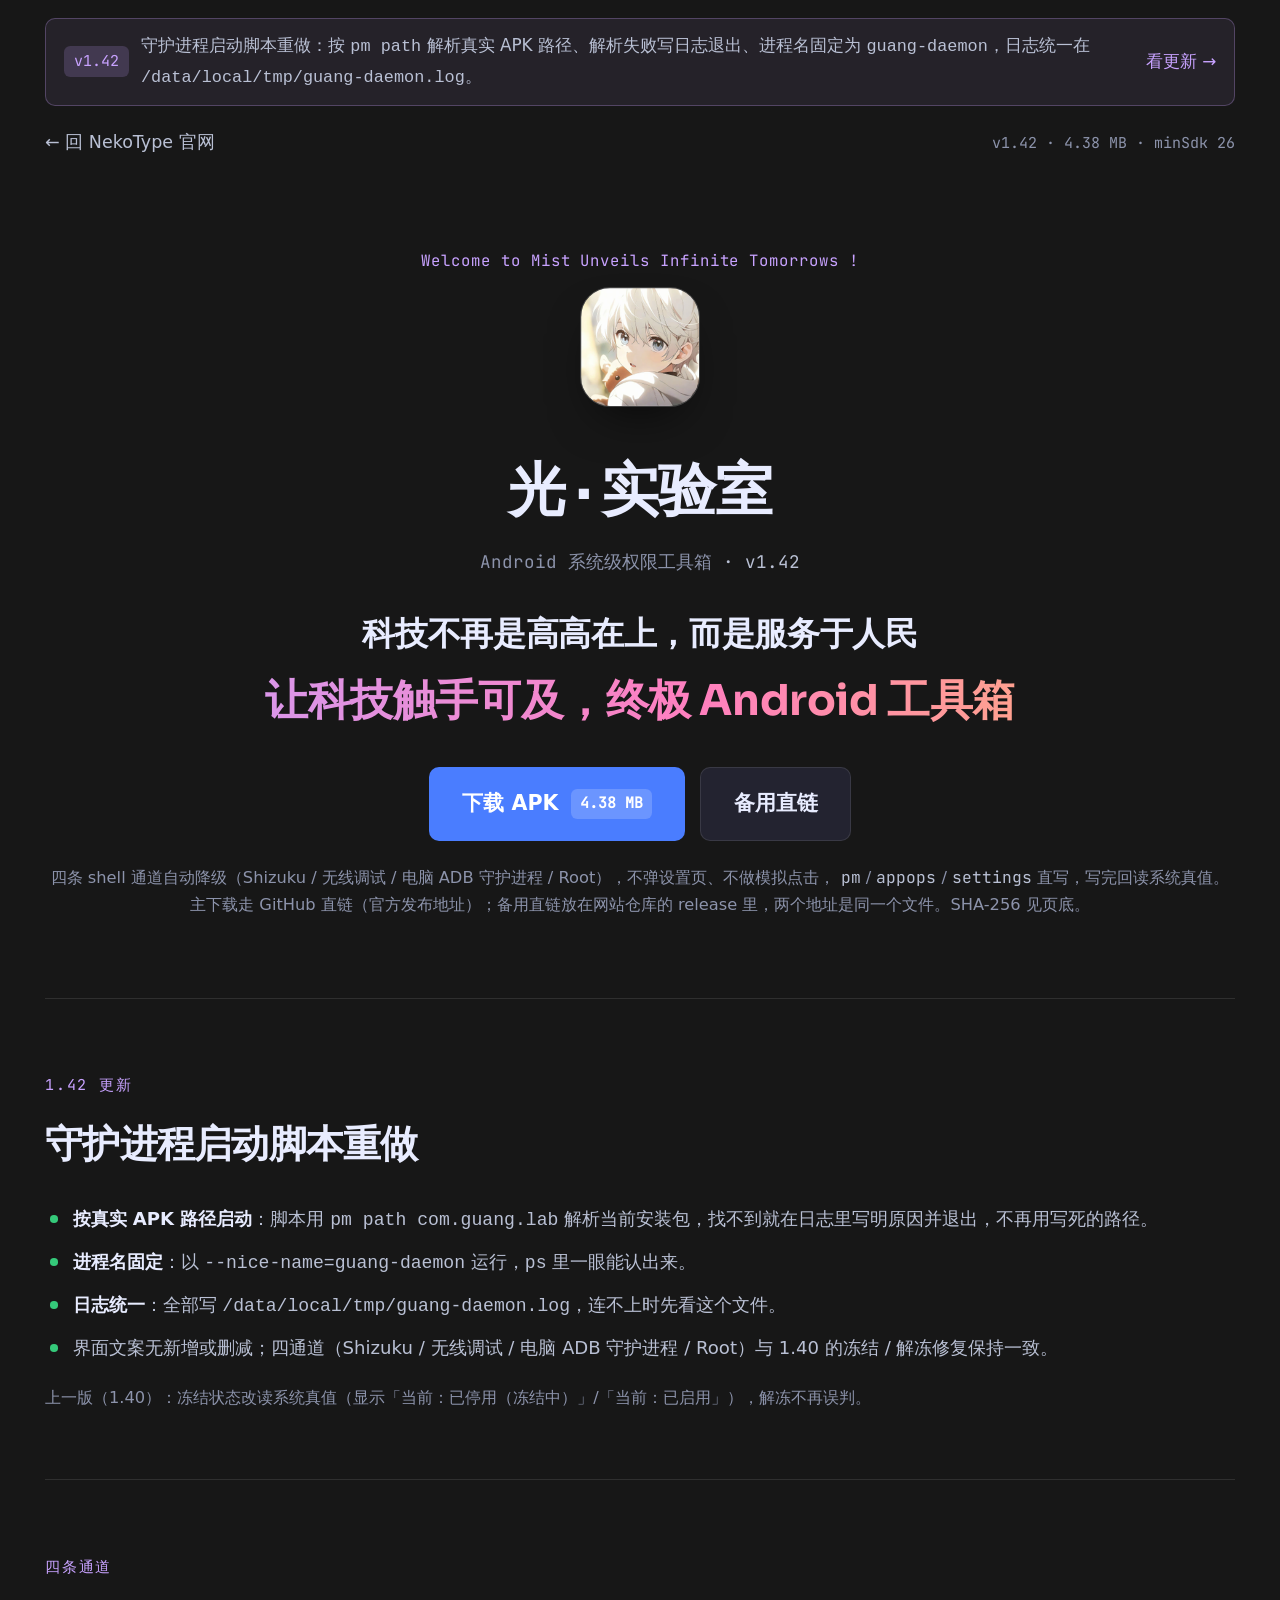
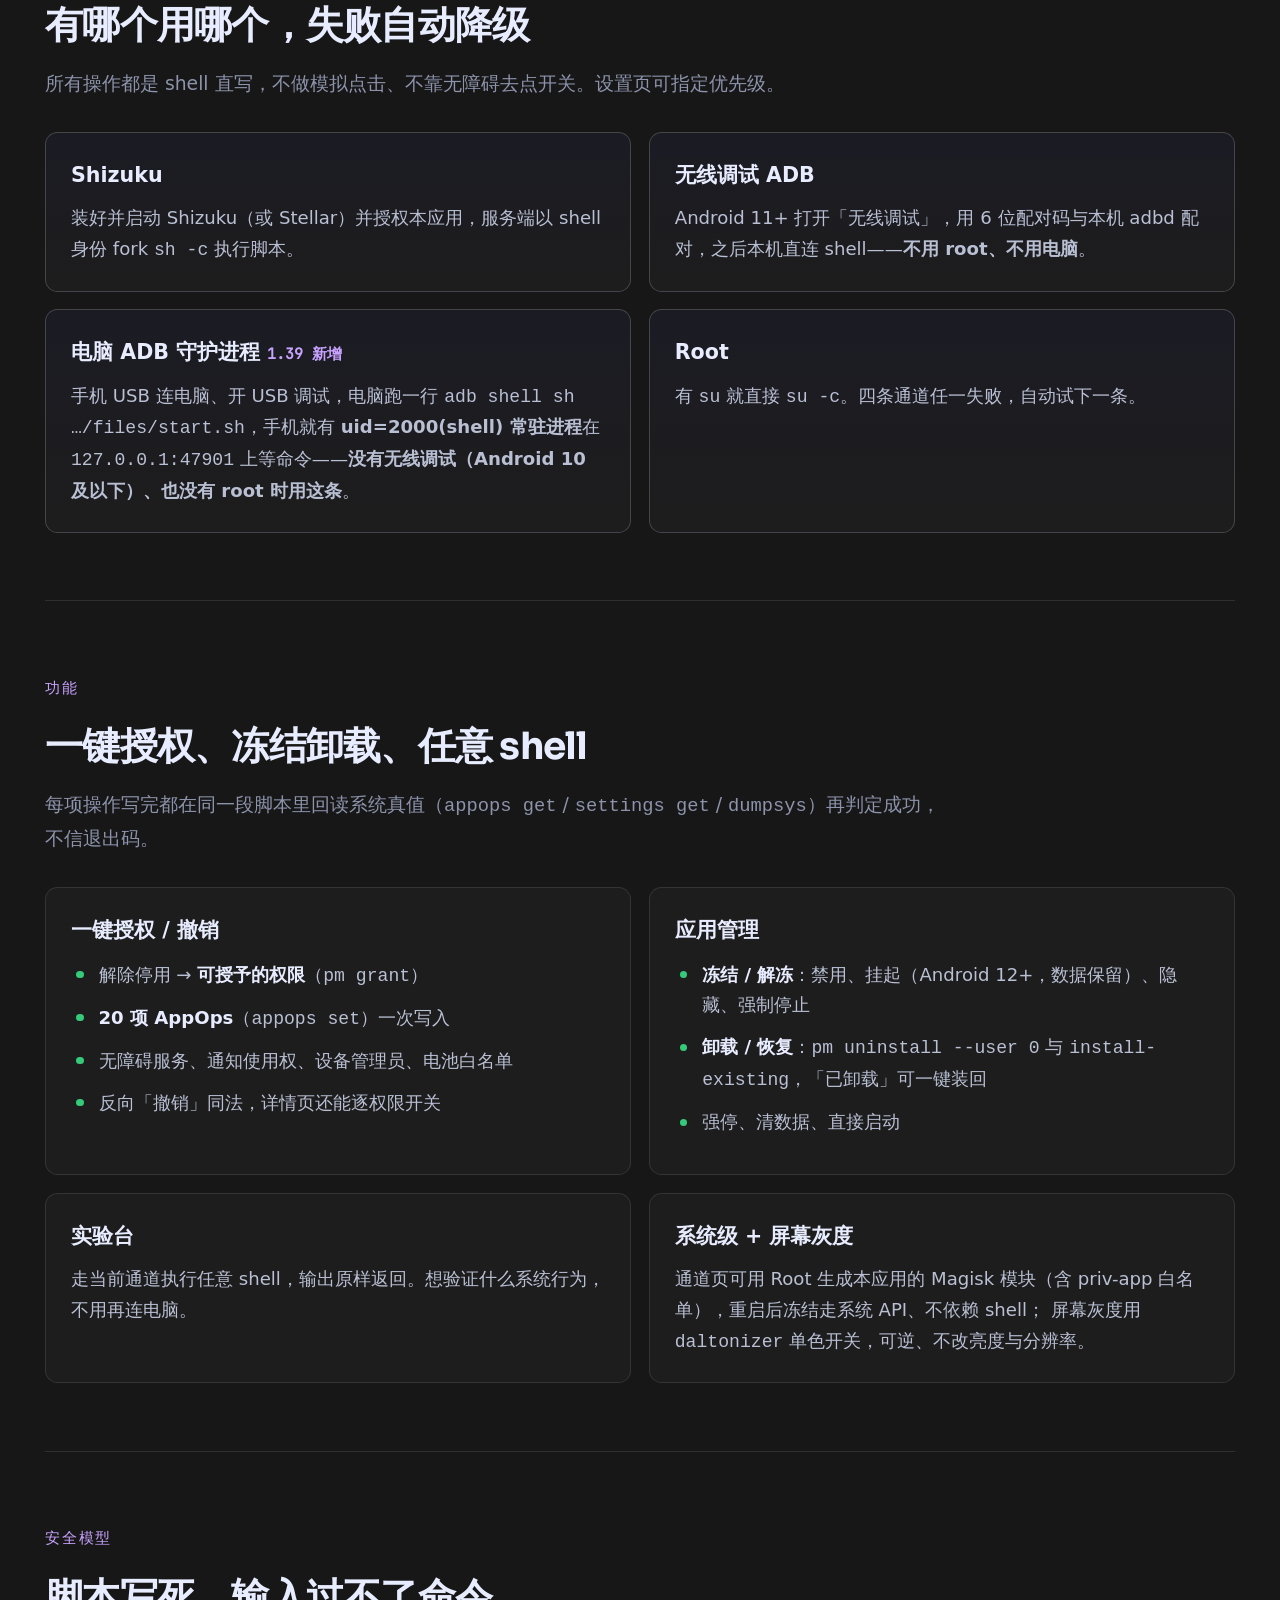
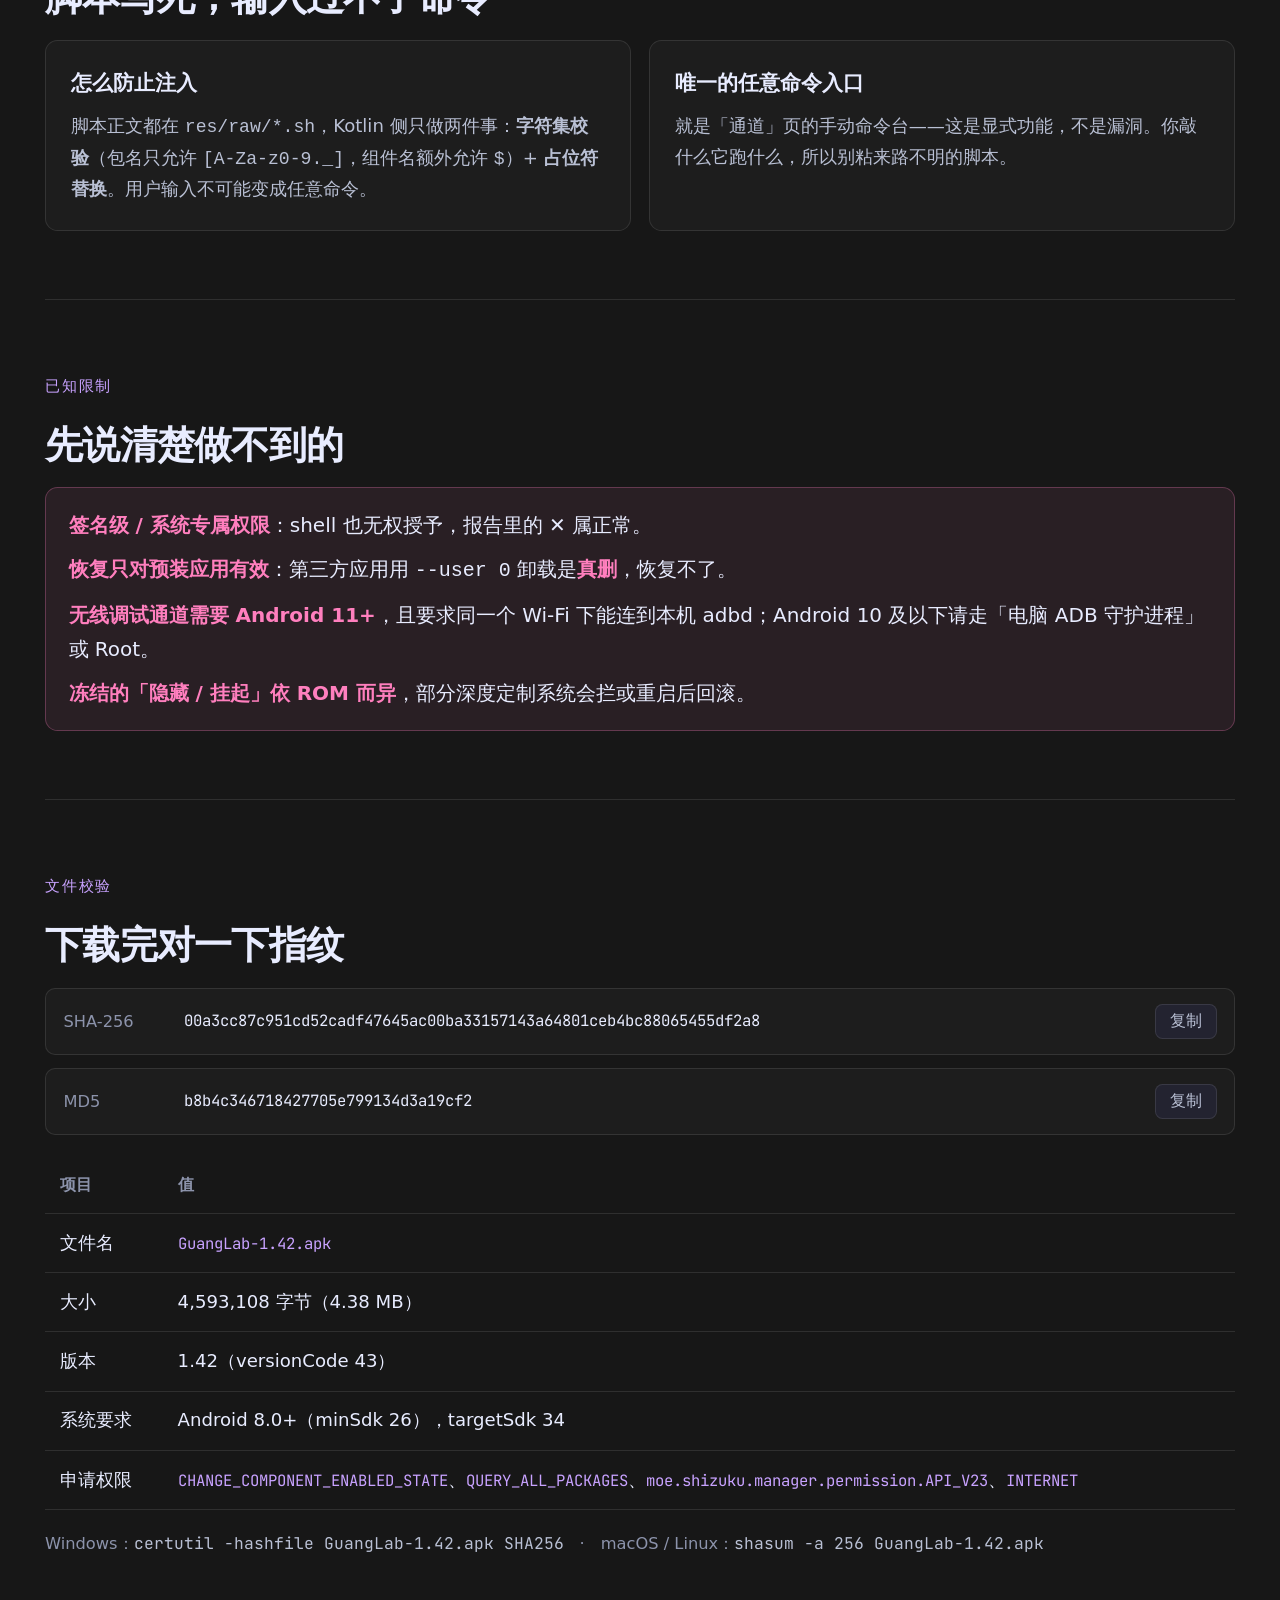
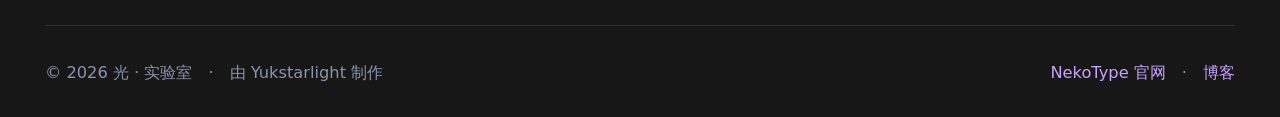
<file: starlight/index.html>
<!DOCTYPE html>
<html lang="zh-CN" data-theme="dark">
<head>
<meta charset="utf-8" />
<meta name="viewport" content="width=device-width, initial-scale=1" />
<title>光 · 实验室 —— 终极 Android 工具箱</title>
<meta name="description" content="光 · 实验室：Android 系统级权限工具箱。Shizuku / 无线调试 ADB / Root 三通道自动降级，一键授权、冻结卸载、任意 shell。让科技触手可及。" />
<meta property="og:title" content="光 · 实验室 —— 终极 Android 工具箱" />
<meta property="og:description" content="科技不再是高高在上，而是服务于人民。三通道 shell 直写，一键授权 / 冻结卸载 / 实验台。" />
<meta property="og:type" content="website" />
<meta property="og:image" content="/starlight/icon-192.png" />
<link rel="icon" type="image/png" sizes="32x32" href="icon-96.png" />
<link rel="apple-touch-icon" href="icon-192.png" />
<style>
  @font-face { font-family: 'Sora'; font-style: normal; font-weight: 700; font-display: swap;
    src: url('../assets/fonts/sora-700.woff2') format('woff2'); unicode-range: U+0000-00FF; }
  @font-face { font-family: 'JB Mono'; font-style: normal; font-weight: 400; font-display: swap;
    src: url('../assets/fonts/jbmono-400.woff2') format('woff2'); unicode-range: U+0000-00FF; }

  :root {
    --bg: #171717; --bg1: #1D1D1D; --bg2: #232330; --bg3: #2C2C3B;
    --fg: #E8ECFF; --fg1: #B9C0D4; --fg2: #8C93AB;
    --line: rgba(255,255,255,.10); --line2: rgba(255,255,255,.18);
    --pri: #C8A2FF; --blue: #4A7DFF; --blue-h: #3A6BEE; --green: #35C97A; --pink: #FF7FBE;
    --mono: 'JB Mono', ui-monospace, Consolas, monospace;
    --disp: 'Sora', system-ui, -apple-system, 'PingFang SC', 'Microsoft YaHei', sans-serif;
  }
  * { box-sizing: border-box; }
  html { scrollbar-gutter: stable both-edges; }
  /* 桌面端与主站一致：整体放大 1.2×（等价 Edge 125% 缩放） */
  @media (min-width: 1024px) { html { zoom: 1.25; } }
  body {
    margin: 0; background: var(--bg); color: var(--fg);
    font: 16px/1.7 system-ui, -apple-system, 'PingFang SC', 'Microsoft YaHei', sans-serif;
    -webkit-font-smoothing: antialiased;
  }
  a { color: var(--pri); text-decoration: none; }
  .wrap { max-width: 1080px; margin: 0 auto; padding: 0 24px; }

  /* 光标重建（共用 ../assets/js/swarm.js） */
  html.swarming { overflow: hidden; }
  html.swarming .hero__welcome,
  html.swarming .hero__icon,
  html.swarming .hero__name,
  html.swarming .hero__tag,
  html.swarming .hero__slogan,
  html.swarming .hero__slogan2,
  html.swarming .notice { opacity: 0; }
  html.swarming .swarm-lit { opacity: 1; }
  html.swarming .hero__name.swarm-revealing,
  html.swarming .hero__slogan.swarm-revealing,
  html.swarming .hero__slogan2.swarm-revealing { clip-path: inset(0 100% 0 0); }
  html.swarming .hero__name.swarm-revealed,
  html.swarming .hero__slogan.swarm-revealed,
  html.swarming .hero__slogan2.swarm-revealed { clip-path: inset(0 0 0 0); transition: clip-path .5s linear; }
  .swarm-overlay { position: fixed; inset: 0; pointer-events: none; z-index: 90; }
  .swarm-cursor { position: fixed; left: 0; top: 0; width: 22px; height: 22px; margin: -2px 0 0 -2px; transition: opacity .22s ease; }
  .swarm-cursor svg { display: block; width: 22px; height: 22px; filter: drop-shadow(0 2px 4px rgba(0,0,0,.45)); }
  .swarm-cursor__who { position: absolute; left: 16px; top: 16px; padding: 1px 6px; border-radius: 4px; font: 11px/1.5 var(--mono); color: #0A0E1E; white-space: nowrap; }
  .swarm-frame { position: fixed; border: 1.5px solid var(--blue); border-radius: 2px; }
  .swarm-frame__dim { position: absolute; left: 0; bottom: -21px; padding: 1px 6px; border-radius: 4px; background: var(--blue); color: #fff; font: 11px/1.6 var(--mono); white-space: nowrap; }

  /* 更新公告条 */
  .notice {
    display: flex; align-items: center; gap: 10px; flex-wrap: wrap;
    margin: 14px 0 0; padding: 10px 14px;
    border: 1px solid rgba(200, 162, 255, .28); border-radius: 8px;
    background: rgba(200, 162, 255, .08);
    font-size: 13.5px; color: var(--fg1);
  }
  .notice__tag {
    font-family: var(--mono); font-size: 12px; padding: 2px 8px; border-radius: 5px;
    background: rgba(200, 162, 255, .18); color: var(--pri); white-space: nowrap;
  }
  .notice__text { flex: 1 1 320px; min-width: 0; }
  .notice__link { color: var(--pri); white-space: nowrap; }
  .notice__link:hover { text-decoration: underline; }

  /* 顶栏 */
  .top { display: flex; align-items: center; justify-content: space-between; gap: 16px; padding: 18px 0; }
  .top__home { display: inline-flex; align-items: center; gap: 9px; color: var(--fg1); font-size: 14px; }
  .top__home:hover { color: var(--fg); }
  .top__badge { font-family: var(--mono); font-size: 12px; color: var(--fg2); }

  /* Hero */
  .hero { text-align: center; padding: clamp(28px, 6vh, 64px) 0 clamp(36px, 7vh, 72px); }
  .hero__welcome {
    font-family: var(--mono); font-size: 12.5px; letter-spacing: .06em;
    color: var(--pri); margin: 0 0 10px; opacity: .9;
  }
  .hero__icon {
    width: 96px; height: 96px; border-radius: 24px; border: 1px solid var(--line2);
    box-shadow: 0 18px 40px -18px rgba(0,0,0,.8);
  }
  .hero__name {
    font-family: var(--disp); font-weight: 700; font-size: clamp(30px, 4.6vw, 46px);
    letter-spacing: -.02em; margin: 20px 0 6px;
  }
  .hero__tag { color: var(--fg2); font-size: 14px; font-family: var(--mono); margin: 0 0 26px; }
  .hero__tag-ver { color: var(--fg1); }
  .nowrap { white-space: nowrap; }
  .hero__slogan {
    font-family: var(--disp); font-weight: 700; letter-spacing: -.01em;
    font-size: clamp(19px, 2.4vw, 26px); line-height: 1.45; margin: 0 0 12px;
  }
  .hero__slogan2 {
    font-family: var(--disp); font-weight: 700; letter-spacing: -.01em;
    font-size: clamp(22px, 3.2vw, 34px); line-height: 1.35; margin: 0 0 30px;
    background: linear-gradient(92deg, var(--pri), var(--pink) 55%, #FFB870);
    -webkit-background-clip: text; background-clip: text; color: transparent;
  }
  .cta { display: flex; flex-wrap: wrap; gap: 12px; justify-content: center; align-items: center; }
  .btn {
    display: inline-flex; align-items: center; gap: 10px; border-radius: 8px;
    padding: 15px 26px; font-size: 16.5px; font-weight: 600; border: 1px solid transparent;
    transition: background-color .16s ease, border-color .16s ease, color .16s ease;
  }
  .btn--pri { background: var(--blue); color: #fff; }
  .btn--pri:hover { background: var(--blue-h); }
  .btn--ghost { background: var(--bg2); color: var(--fg); border-color: var(--line); }
  .btn--ghost:hover { background: var(--bg3); border-color: var(--line2); }
  .btn__meta {
    font-family: var(--mono); font-size: 12px; padding: 2px 7px; border-radius: 5px;
    background: rgba(255,255,255,.18);
  }
  .hero__note { color: var(--fg2); font-size: 13px; margin: 18px 0 0; }
  .hero__note code { font-family: var(--mono); color: var(--fg1); }

  /* 通用区块 */
  .sec { padding: clamp(34px, 6vh, 64px) 0; border-top: 1px solid var(--line); }
  .sec__kicker { font-family: var(--mono); font-size: 12px; letter-spacing: .12em; color: var(--pri); text-transform: uppercase; }
  h2 { font-family: var(--disp); font-weight: 700; font-size: clamp(22px, 2.6vw, 30px); letter-spacing: -.02em; margin: 10px 0 8px; }
  .sec__lead { color: var(--fg2); font-size: 15px; margin: 0 0 26px; max-width: 720px; }

  .grid { display: grid; gap: 14px; }
  .grid--3 { grid-template-columns: repeat(3, 1fr); }
  .grid--2 { grid-template-columns: repeat(2, 1fr); }
  .card {
    background: var(--bg1); border: 1px solid var(--line); border-radius: 10px; padding: 20px;
  }
  .card h3 { font-size: 16.5px; margin: 0 0 8px; font-weight: 600; }
  .card p { margin: 0; color: var(--fg1); font-size: 14.5px; }
  .card .mono { font-family: var(--mono); font-size: 12.5px; color: var(--fg2); }
  .card--hero { background: linear-gradient(180deg, #1B1B24, var(--bg1)); border-color: var(--line2); }

  ul.ticks { list-style: none; margin: 0; padding: 0; }
  ul.ticks li { position: relative; padding-left: 22px; margin: 9px 0; color: var(--fg1); font-size: 14.5px; }
  ul.ticks li::before {
    content: ""; position: absolute; left: 4px; top: .62em; width: 6px; height: 6px;
    border-radius: 50%; background: var(--green);
  }
  ul.ticks li b { color: var(--fg); font-weight: 600; }

  table { width: 100%; border-collapse: collapse; font-size: 14.5px; }
  th, td { text-align: left; padding: 11px 12px; border-bottom: 1px solid var(--line); vertical-align: top; }
  th { color: var(--fg2); font-weight: 600; font-size: 13px; }
  td code { font-family: var(--mono); font-size: 12.5px; color: var(--pri); }

  .verify { display: grid; gap: 10px; }
  .verify__row {
    display: grid; grid-template-columns: 84px minmax(0, 1fr) auto; gap: 12px; align-items: center;
    background: var(--bg1); border: 1px solid var(--line); border-radius: 8px; padding: 12px 14px;
  }
  .verify__row span { color: var(--fg2); font-size: 13px; }
  .verify__row code { font-family: var(--mono); font-size: 12.5px; color: var(--fg); overflow-wrap: anywhere; }
  .copy {
    font-family: inherit; font-size: 12.5px; padding: 5px 11px; border-radius: 6px;
    background: var(--bg2); color: var(--fg1); border: 1px solid var(--line); cursor: pointer;
  }
  .copy:hover { background: var(--bg3); color: var(--fg); }

  .warn { background: rgba(255,127,190,.08); border: 1px solid rgba(255,127,190,.28); border-radius: 10px; padding: 16px 18px; }
  .warn b { color: var(--pink); }

  footer { border-top: 1px solid var(--line); padding: 26px 0 40px; color: var(--fg2); font-size: 13px; display: flex; justify-content: space-between; gap: 14px; flex-wrap: wrap; }

  @media (max-width: 860px) {
    .grid--3, .grid--2 { grid-template-columns: 1fr; }
    .verify__row { grid-template-columns: 70px minmax(0, 1fr); }
    .verify__row .copy { grid-column: 1 / -1; justify-self: start; }
  }

  /* 手机：顶栏不挤、slogan 不断成孤字、按钮等宽好点 */
  @media (max-width: 560px) {
    .notice { font-size: 12.5px; padding: 9px 12px; gap: 8px; }
    .notice__text { flex-basis: 100%; order: 3; }
    .top { flex-direction: column; align-items: flex-start; gap: 6px; padding: 14px 0 6px; }
    .top__badge { display: none; }
    .hero { padding: 18px 0 30px; }
    .hero__welcome { font-size: 11px; letter-spacing: .04em; margin-bottom: 12px; }
    .hero__icon { width: 78px; height: 78px; border-radius: 20px; }
    .hero__name { margin-top: 16px; }
    .hero__tag { font-size: 12.5px; margin-bottom: 20px; }
    .hero__tag-ver { display: none; }
    .hero__slogan { font-size: 17px; text-wrap: balance; margin-bottom: 10px; }
    .hero__slogan2 { font-size: 21px; text-wrap: balance; margin-bottom: 24px; }
    .cta { flex-direction: column; align-items: stretch; }
    .btn { width: 100%; justify-content: center; padding: 14px 18px; font-size: 15.5px; }
    .hero__note { font-size: 12.5px; }
    .sec { padding: 30px 0; }
    h2 { font-size: 21px; }
    .sec__lead, ul.ticks li, .card p, table { font-size: 14px; }
  }
</style>
</head>
<body>
<div class="wrap">

  <div class="notice" id="notice">
    <span class="notice__tag">v1.42</span>
    <span class="notice__text">守护进程启动脚本重做：按 <code>pm path</code> 解析真实 APK 路径、解析失败写日志退出、进程名固定为 <code>guang-daemon</code>，日志统一在 <code>/data/local/tmp/guang-daemon.log</code>。</span>
    <a class="notice__link" href="#whats-new">看更新 →</a>
  </div>

  <div class="top">
    <a class="top__home" href="/">← 回 NekoType 官网</a>
    <span class="top__badge">v1.42 · 4.38 MB · minSdk 26</span>
  </div>

  <header class="hero">
    <p class="hero__welcome">Welcome to Mist Unveils Infinite Tomorrows !</p>
    <img class="hero__icon" src="icon-192.png" alt="光 · 实验室 图标" width="96" height="96" />
    <h1 class="hero__name">光 · 实验室</h1>
    <p class="hero__tag">Android 系统级权限工具箱<span class="hero__tag-ver"> · v1.42</span></p>

    <p class="hero__slogan">科技不再是高高在上，而是服务于人民</p>
    <p class="hero__slogan2"><span class="nowrap">让科技触手可及，</span><span class="nowrap">终极 Android 工具箱</span></p>

    <!-- 主下载 = GitHub Release 直链（官方发布地址）；备用 = 官网直链（国内较快）。两个地址同一个文件 -->
    <div class="cta">
      <a class="btn btn--pri" id="dlMain" href="https://github.com/Yukstarlight/guang-lab/releases/download/v1.42/GuangLab-1.42.apk" rel="noopener">
        下载 APK<span class="btn__meta">4.38 MB</span>
      </a>
      <a class="btn btn--ghost" href="https://github.com/Yukstarlight/NekoType-web/releases/download/guanglab-1.42/GuangLab-1.42.apk" rel="noopener">
        备用直链
      </a>
    </div>
    <p class="hero__note">
      四条 shell 通道自动降级（Shizuku / 无线调试 / 电脑 ADB 守护进程 / Root），不弹设置页、不做模拟点击，
      <code>pm</code> / <code>appops</code> / <code>settings</code> 直写，写完回读系统真值。<br />
      主下载走 GitHub 直链（官方发布地址）；备用直链放在网站仓库的 release 里，两个地址是同一个文件。SHA-256 见页底。
    </p>
  </header>


  <section class="sec" id="whats-new">
    <span class="sec__kicker">1.42 更新</span>
    <h2>守护进程启动脚本重做</h2>
    <ul class="ticks" style="margin-top:22px">
      <li><b>按真实 APK 路径启动</b>：脚本用 <code>pm path com.guang.lab</code> 解析当前安装包，找不到就在日志里写明原因并退出，不再用写死的路径。</li>
      <li><b>进程名固定</b>：以 <code>--nice-name=guang-daemon</code> 运行，<code>ps</code> 里一眼能认出来。</li>
      <li><b>日志统一</b>：全部写 <code>/data/local/tmp/guang-daemon.log</code>，连不上时先看这个文件。</li>
      <li>界面文案无新增或删减；四通道（Shizuku / 无线调试 / 电脑 ADB 守护进程 / Root）与 1.40 的冻结 / 解冻修复保持一致。</li>
    </ul>
    <p class="hero__note" style="margin-top:16px">上一版（1.40）：冻结状态改读系统真值（显示「当前：已停用（冻结中）」/「当前：已启用」），解冻不再误判。</p>
  </section>

  <section class="sec" id="channels">
    <span class="sec__kicker">四条通道</span>
    <h2>有哪个用哪个，失败自动降级</h2>
    <p class="sec__lead">所有操作都是 shell 直写，不做模拟点击、不靠无障碍去点开关。设置页可指定优先级。</p>
    <div class="grid grid--2">
      <div class="card card--hero">
        <h3>Shizuku</h3>
        <p>装好并启动 Shizuku（或 Stellar）并授权本应用，服务端以 shell 身份 fork <code>sh -c</code> 执行脚本。</p>
      </div>
      <div class="card card--hero">
        <h3>无线调试 ADB</h3>
        <p>Android 11+ 打开「无线调试」，用 6 位配对码与本机 adbd 配对，之后本机直连 shell——<b>不用 root、不用电脑</b>。</p>
      </div>
      <div class="card card--hero">
        <h3>电脑 ADB 守护进程 <span style="font-family:var(--mono);font-size:12px;color:var(--pri)">1.39 新增</span></h3>
        <p>手机 USB 连电脑、开 USB 调试，电脑跑一行 <code>adb shell sh …/files/start.sh</code>，手机就有 <b>uid=2000(shell) 常驻进程</b>在 <code>127.0.0.1:47901</code> 上等命令——<b>没有无线调试（Android 10 及以下）、也没有 root 时用这条</b>。</p>
      </div>
      <div class="card card--hero">
        <h3>Root</h3>
        <p>有 <code>su</code> 就直接 <code>su -c</code>。四条通道任一失败，自动试下一条。</p>
      </div>
    </div>
  </section>

  <section class="sec" id="features">
    <span class="sec__kicker">功能</span>
    <h2>一键授权、冻结卸载、任意 shell</h2>
    <p class="sec__lead">每项操作写完都在同一段脚本里回读系统真值（<code>appops get</code> / <code>settings get</code> / <code>dumpsys</code>）再判定成功，不信退出码。</p>
    <div class="grid grid--2">
      <div class="card">
        <h3>一键授权 / 撤销</h3>
        <ul class="ticks">
          <li>解除停用 → <b>可授予的权限</b>（<code>pm grant</code>）</li>
          <li><b>20 项 AppOps</b>（<code>appops set</code>）一次写入</li>
          <li>无障碍服务、通知使用权、设备管理员、电池白名单</li>
          <li>反向「撤销」同法，详情页还能逐权限开关</li>
        </ul>
      </div>
      <div class="card">
        <h3>应用管理</h3>
        <ul class="ticks">
          <li><b>冻结 / 解冻</b>：禁用、挂起（Android 12+，数据保留）、隐藏、强制停止</li>
          <li><b>卸载 / 恢复</b>：<code>pm uninstall --user 0</code> 与 <code>install-existing</code>，「已卸载」可一键装回</li>
          <li>强停、清数据、直接启动</li>
        </ul>
      </div>
      <div class="card">
        <h3>实验台</h3>
        <p>走当前通道执行任意 shell，输出原样返回。想验证什么系统行为，不用再连电脑。</p>
      </div>
      <div class="card">
        <h3>系统级 + 屏幕灰度</h3>
        <p>通道页可用 Root 生成本应用的 Magisk 模块（含 priv-app 白名单），重启后冻结走系统 API、不依赖 shell；
        屏幕灰度用 <code>daltonizer</code> 单色开关，可逆、不改亮度与分辨率。</p>
      </div>
    </div>
  </section>

  <section class="sec" id="safety">
    <span class="sec__kicker">安全模型</span>
    <h2>脚本写死，输入过不了命令</h2>
    <div class="grid grid--2">
      <div class="card">
        <h3>怎么防止注入</h3>
        <p>脚本正文都在 <code>res/raw/*.sh</code>，Kotlin 侧只做两件事：<b>字符集校验</b>（包名只允许 <code>[A-Za-z0-9._]</code>，组件名额外允许 <code>$</code>）+ <b>占位符替换</b>。用户输入不可能变成任意命令。</p>
      </div>
      <div class="card">
        <h3>唯一的任意命令入口</h3>
        <p>就是「通道」页的手动命令台——这是显式功能，不是漏洞。你敲什么它跑什么，所以别粘来路不明的脚本。</p>
      </div>
    </div>
  </section>

  <section class="sec" id="limits">
    <span class="sec__kicker">已知限制</span>
    <h2>先说清楚做不到的</h2>
    <div class="grid">
      <div class="warn">
        <p style="margin:0 0 8px"><b>签名级 / 系统专属权限</b>：shell 也无权授予，报告里的 ✕ 属正常。</p>
        <p style="margin:0 0 8px"><b>恢复只对预装应用有效</b>：第三方应用用 <code>--user 0</code> 卸载是<b>真删</b>，恢复不了。</p>
        <p style="margin:0 0 8px"><b>无线调试通道需要 Android 11+</b>，且要求同一个 Wi-Fi 下能连到本机 adbd；Android 10 及以下请走「电脑 ADB 守护进程」或 Root。</p>
        <p style="margin:0"><b>冻结的「隐藏 / 挂起」依 ROM 而异</b>，部分深度定制系统会拦或重启后回滚。</p>
      </div>
    </div>
  </section>

  <section class="sec" id="verify">
    <span class="sec__kicker">文件校验</span>
    <h2>下载完对一下指纹</h2>
    <div class="verify">
      <div class="verify__row">
        <span>SHA-256</span>
        <code id="sha">00a3cc87c951cd52cadf47645ac00ba33157143a64801ceb4bc88065455df2a8</code>
        <button class="copy" data-copy="sha">复制</button>
      </div>
      <div class="verify__row">
        <span>MD5</span>
        <code id="md5">b8b4c346718427705e799134d3a19cf2</code>
        <button class="copy" data-copy="md5">复制</button>
      </div>
    </div>
    <table style="margin-top:18px">
      <tr><th>项目</th><th>值</th></tr>
      <tr><td>文件名</td><td><code>GuangLab-1.42.apk</code></td></tr>
      <tr><td>大小</td><td>4,593,108 字节（4.38 MB）</td></tr>
      <tr><td>版本</td><td>1.42（versionCode 43）</td></tr>
      <tr><td>系统要求</td><td>Android 8.0+（minSdk 26），targetSdk 34</td></tr>
      <tr><td>申请权限</td><td><code>CHANGE_COMPONENT_ENABLED_STATE</code>、<code>QUERY_ALL_PACKAGES</code>、<code>moe.shizuku.manager.permission.API_V23</code>、<code>INTERNET</code></td></tr>
    </table>
    <p class="hero__note" style="margin-top:16px">
      Windows：<code>certutil -hashfile GuangLab-1.42.apk SHA256</code>　·　macOS / Linux：<code>shasum -a 256 GuangLab-1.42.apk</code>
    </p>
  </section>

  <footer>
    <span>© 2026 光 · 实验室　·　由 Yukstarlight 制作</span>
    <span><a href="/">NekoType 官网</a>　·　<a href="/Blog/">博客</a></span>
  </footer>
</div>

<script>
  document.querySelectorAll('.copy').forEach(function (btn) {
    btn.addEventListener('click', function () {
      var el = document.getElementById(btn.dataset.copy);
      var text = el ? el.textContent.trim() : '';
      var done = function () { var t = btn.textContent; btn.textContent = '已复制'; setTimeout(function () { btn.textContent = t; }, 1400); };
      if (navigator.clipboard && navigator.clipboard.writeText) {
        navigator.clipboard.writeText(text).then(done, function () {});
      } else {
        var ta = document.createElement('textarea');
        ta.value = text; document.body.appendChild(ta); ta.select();
        try { document.execCommand('copy'); done(); } catch (e) {}
        ta.remove();
      }
    });
  });
</script>
  <script src="../assets/js/swarm.js?v=2.9.1.62" defer data-swarm-auto data-swarm-targets=".hero__welcome, .hero__icon, .hero__name, .hero__tag, .hero__slogan, .hero__slogan2"></script>
</body>
</html>
</file>
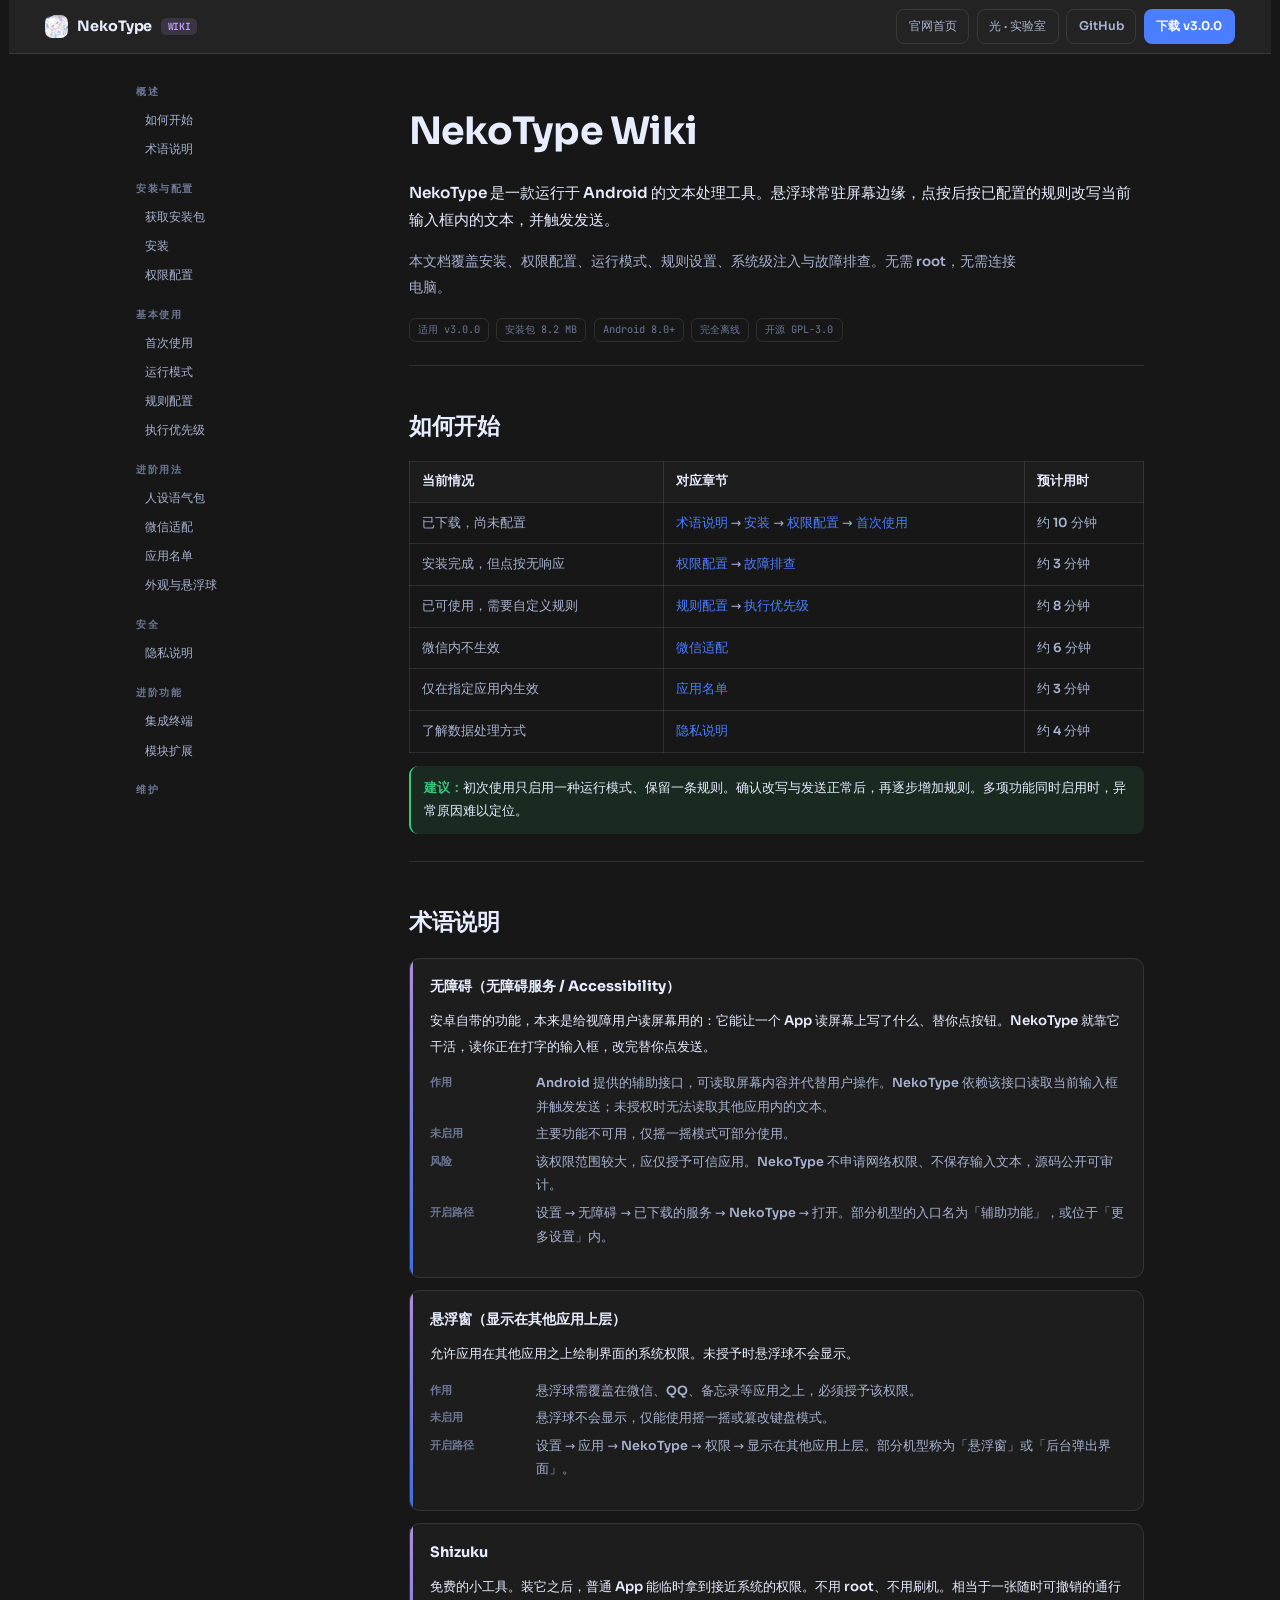
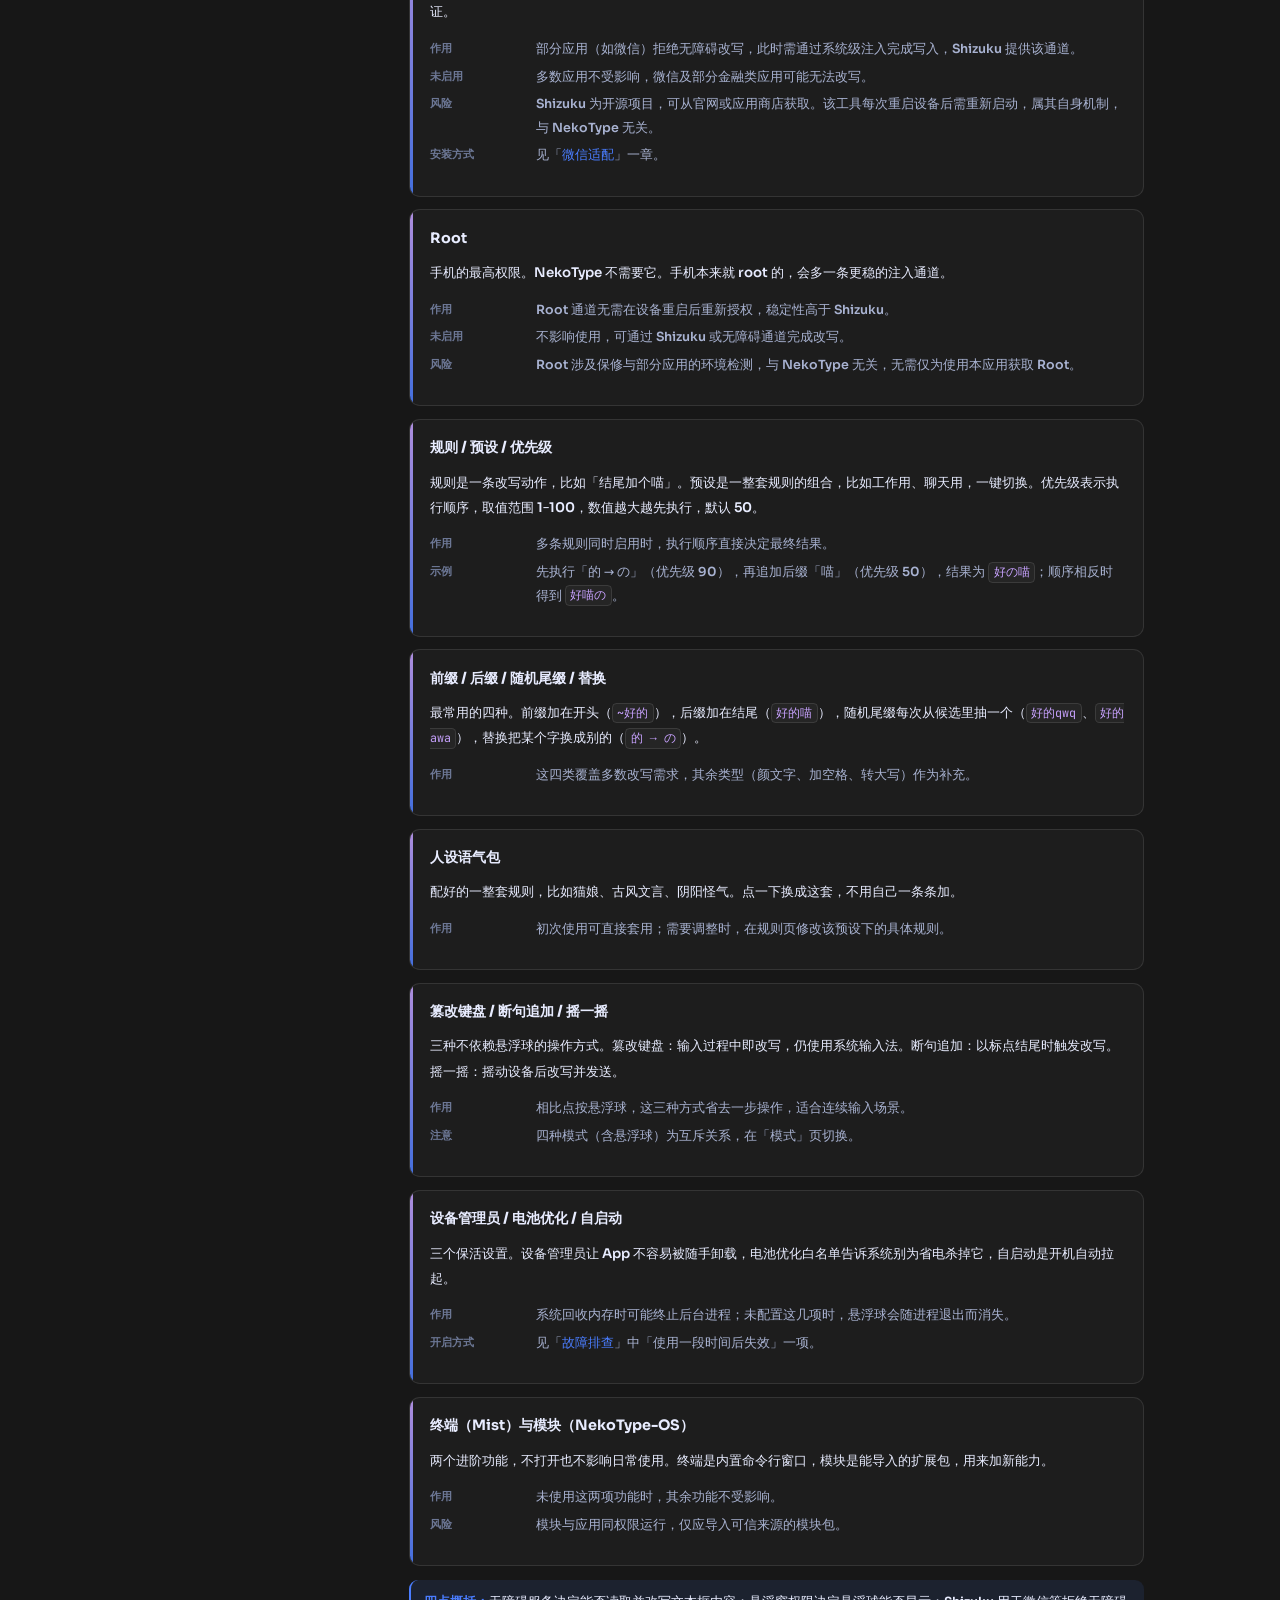
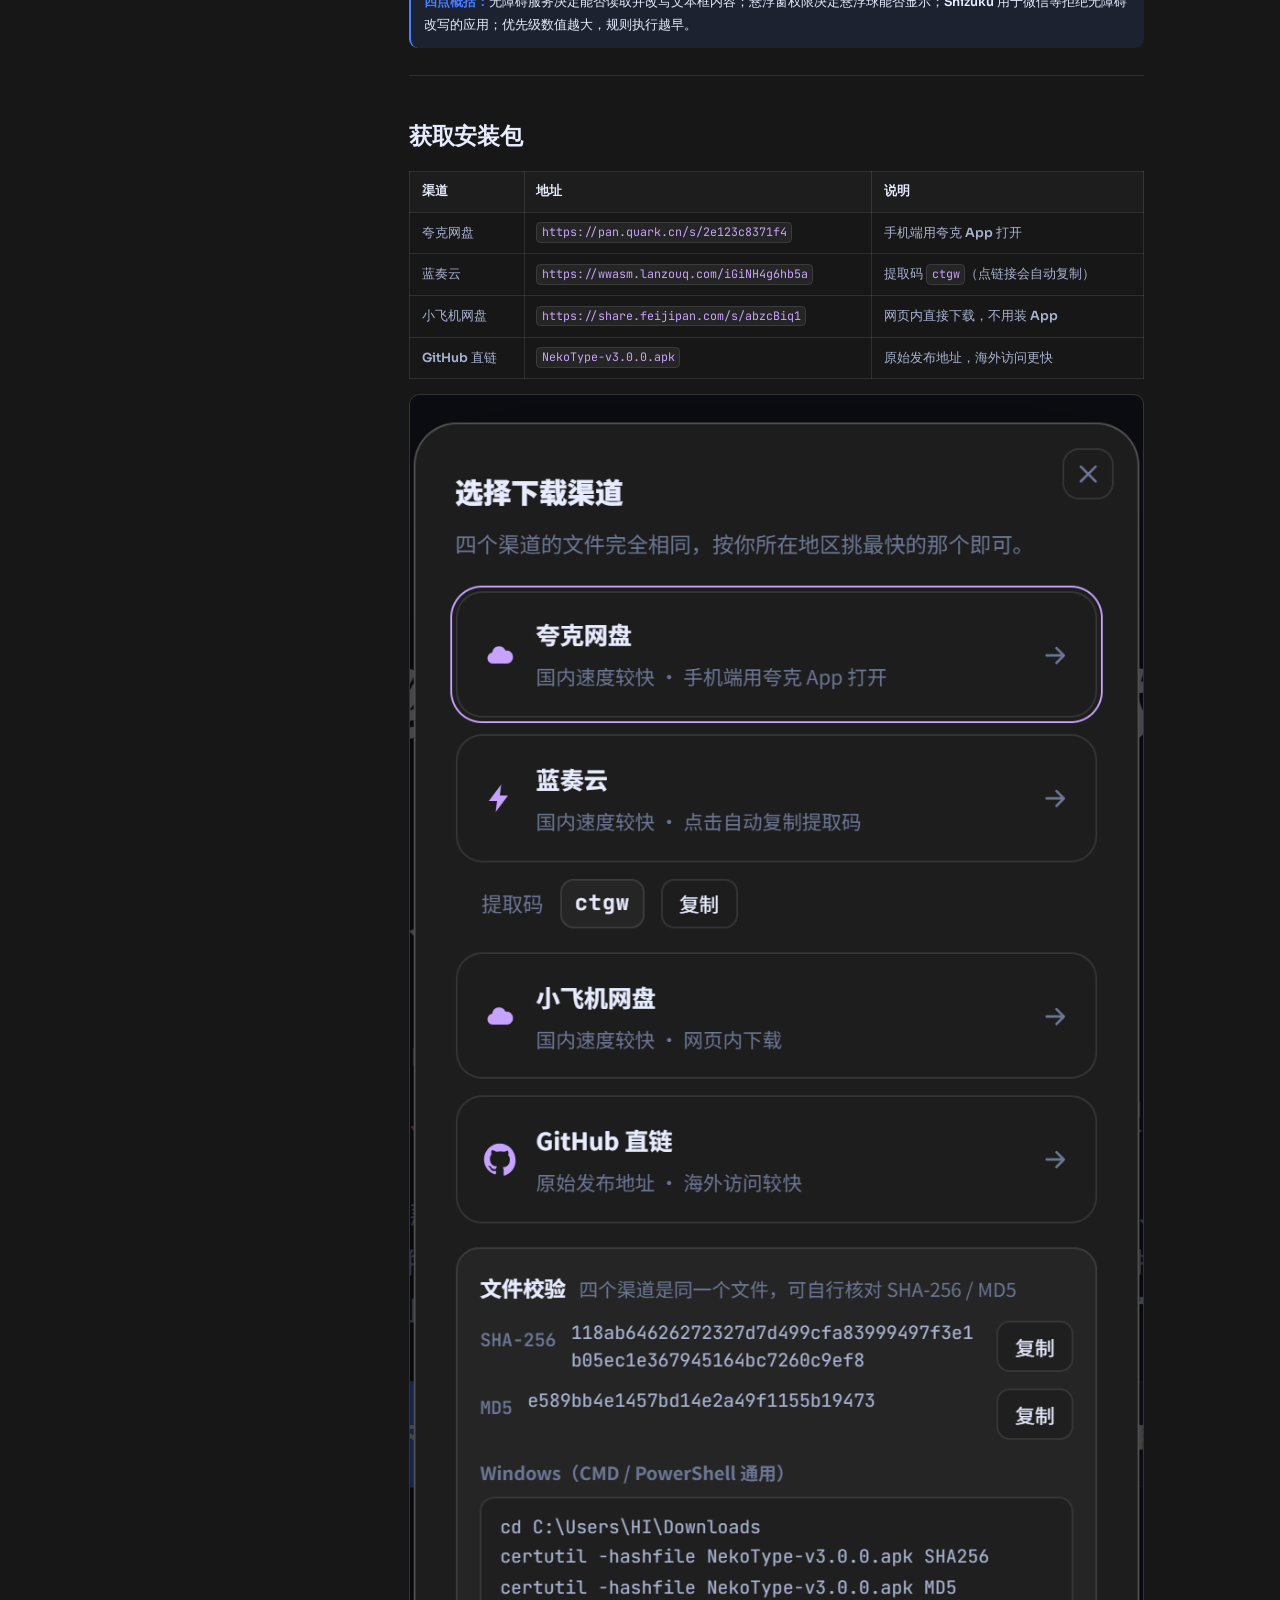
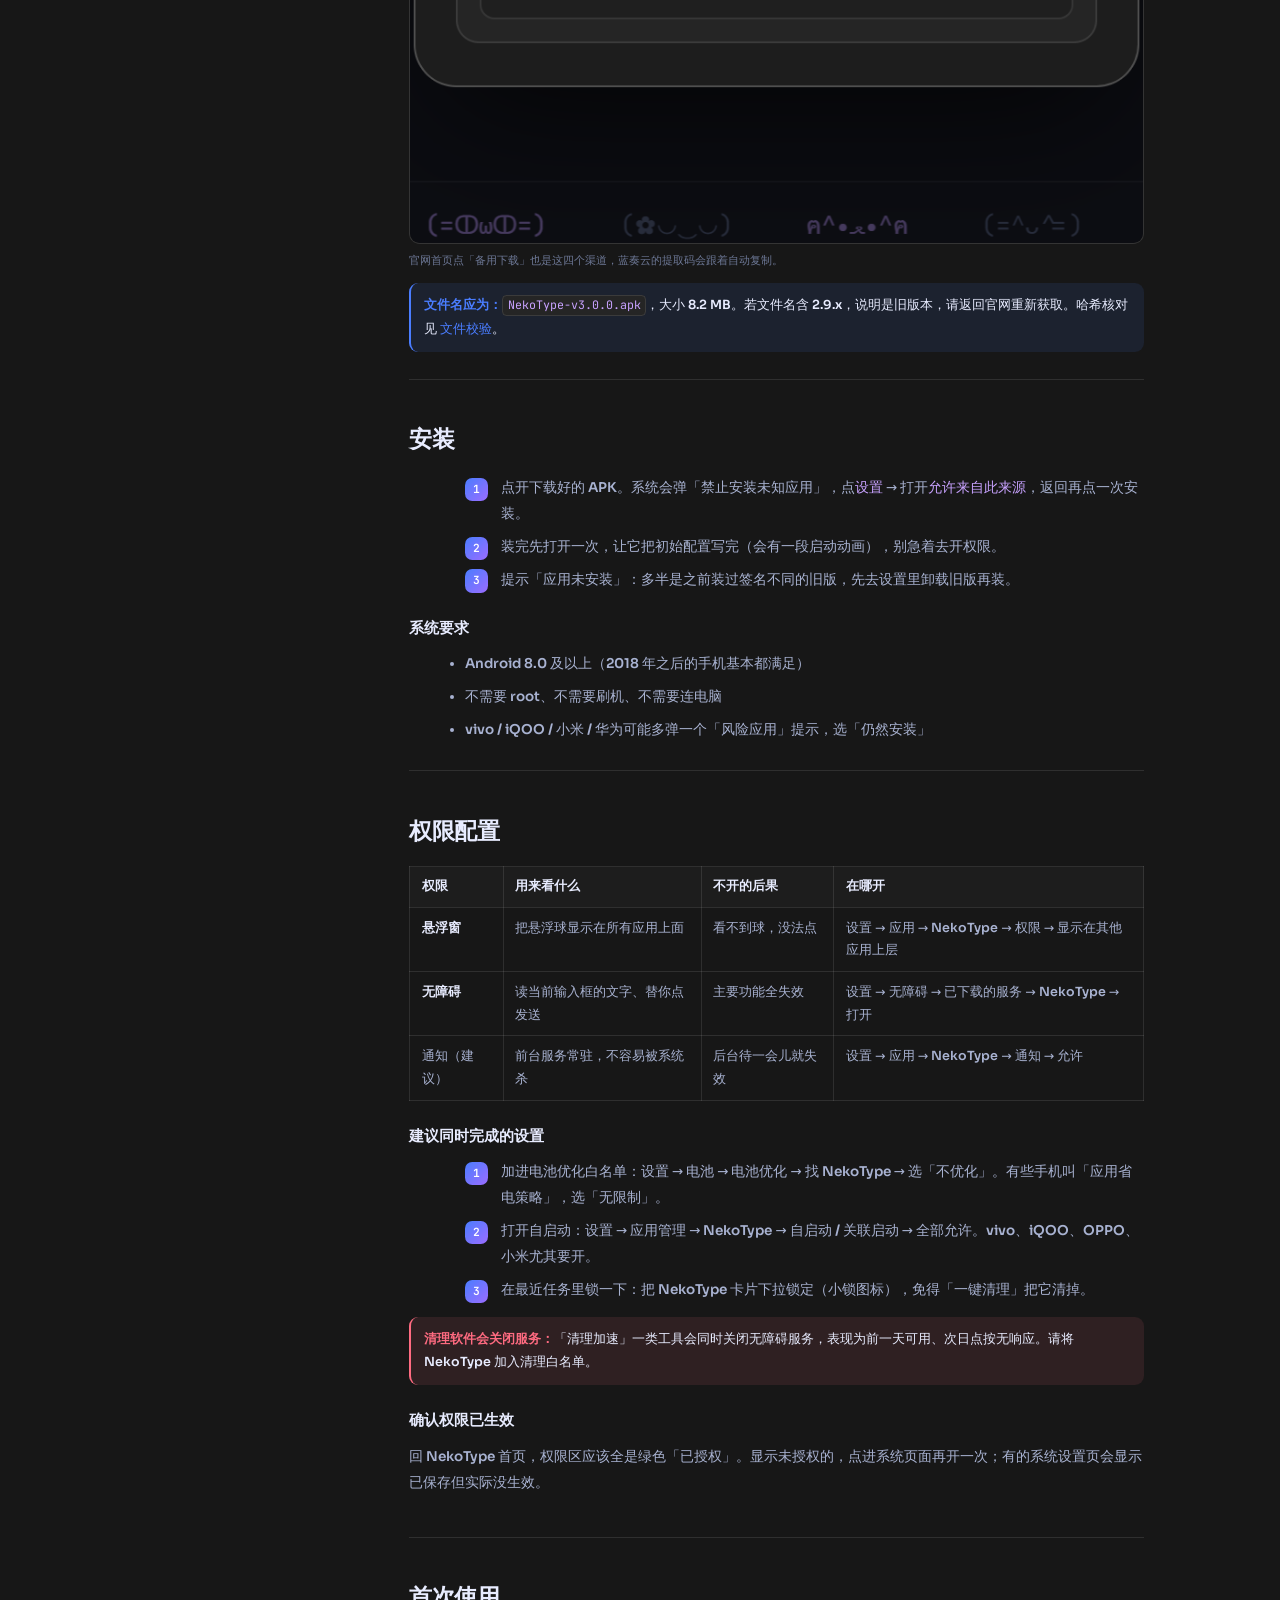
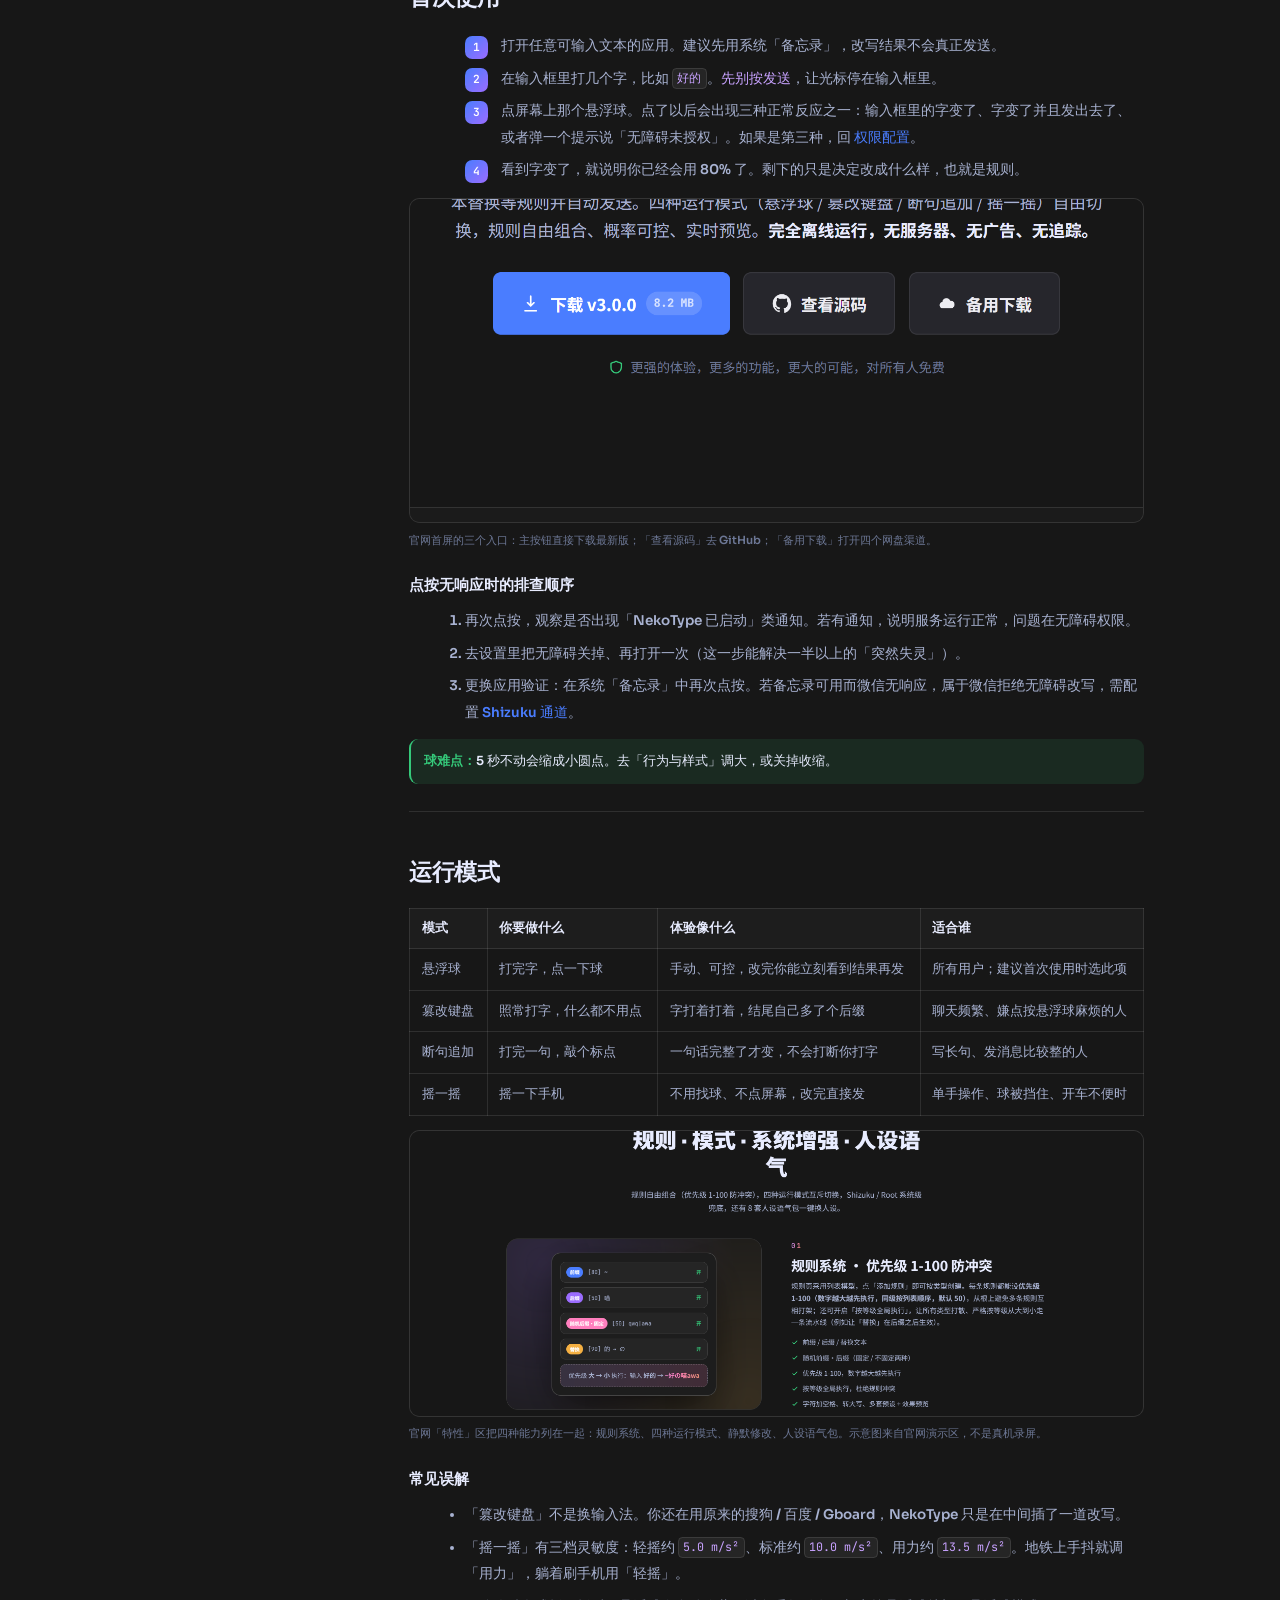
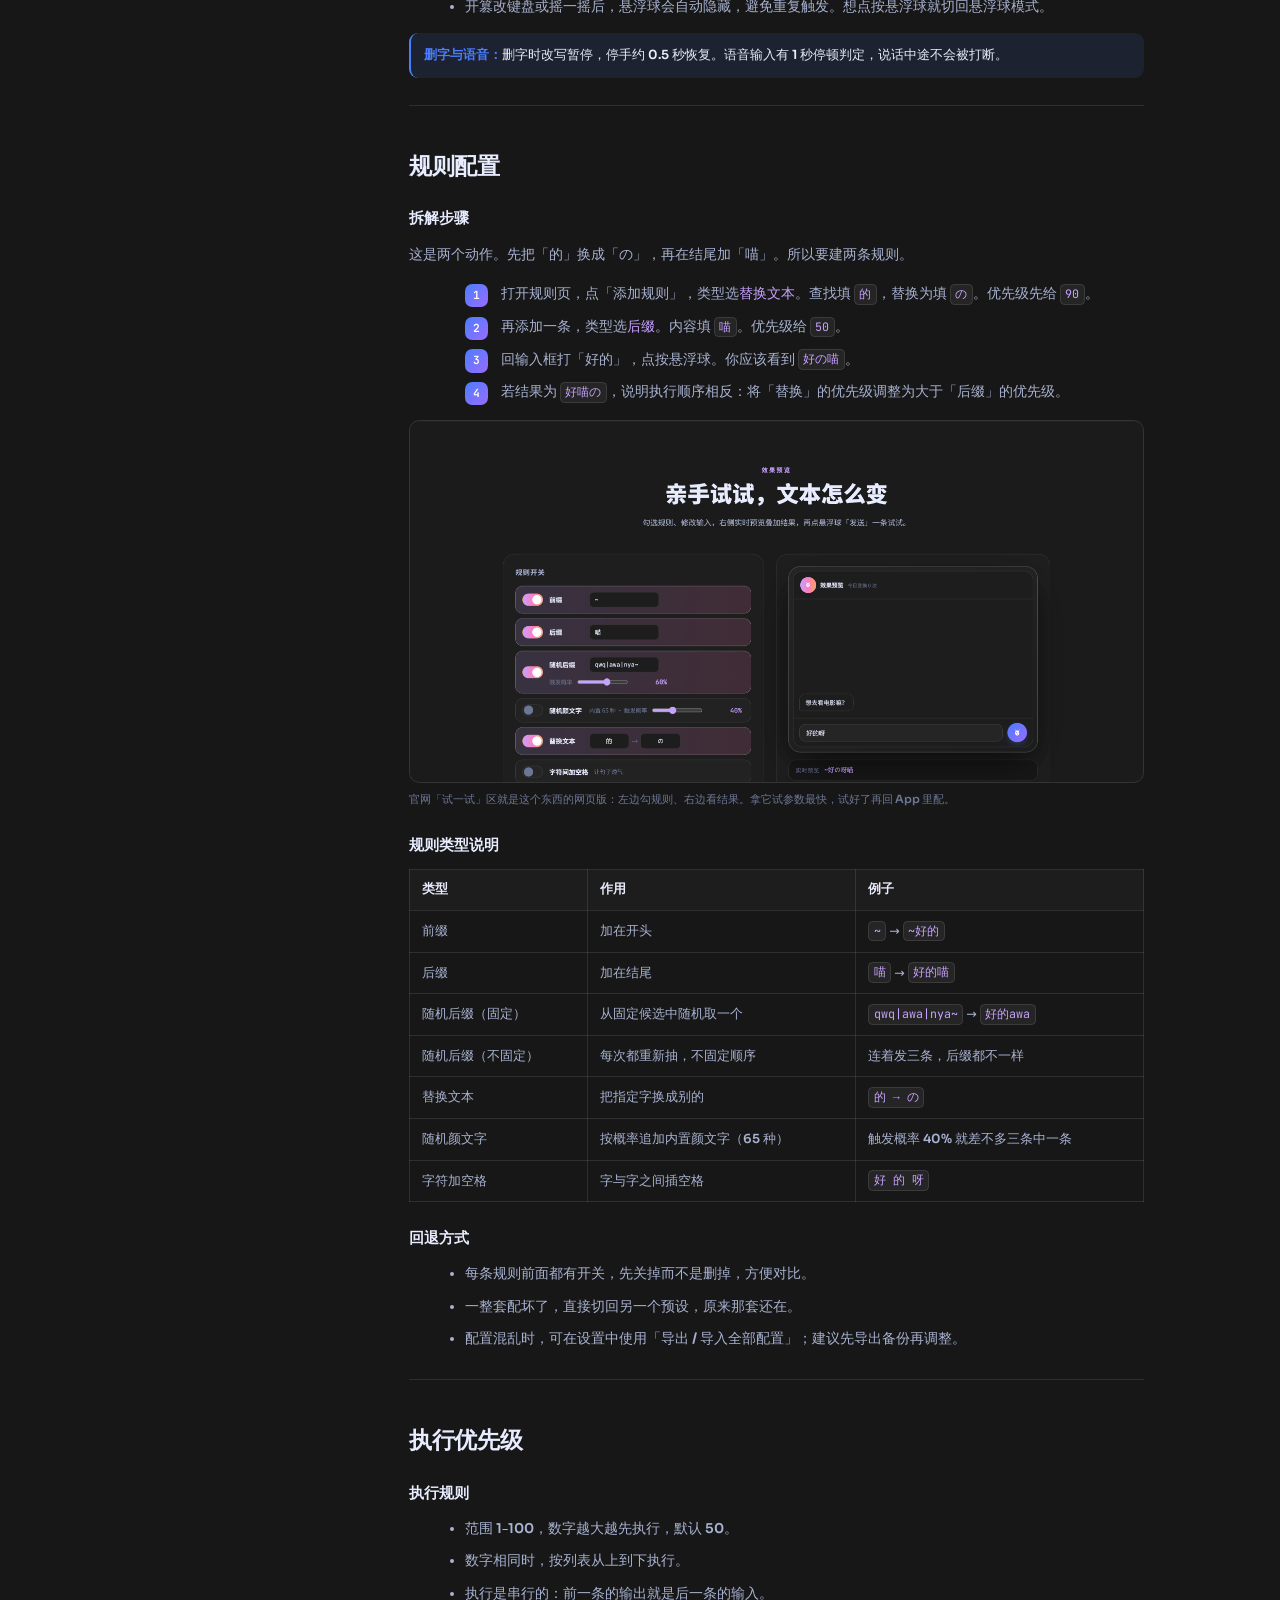
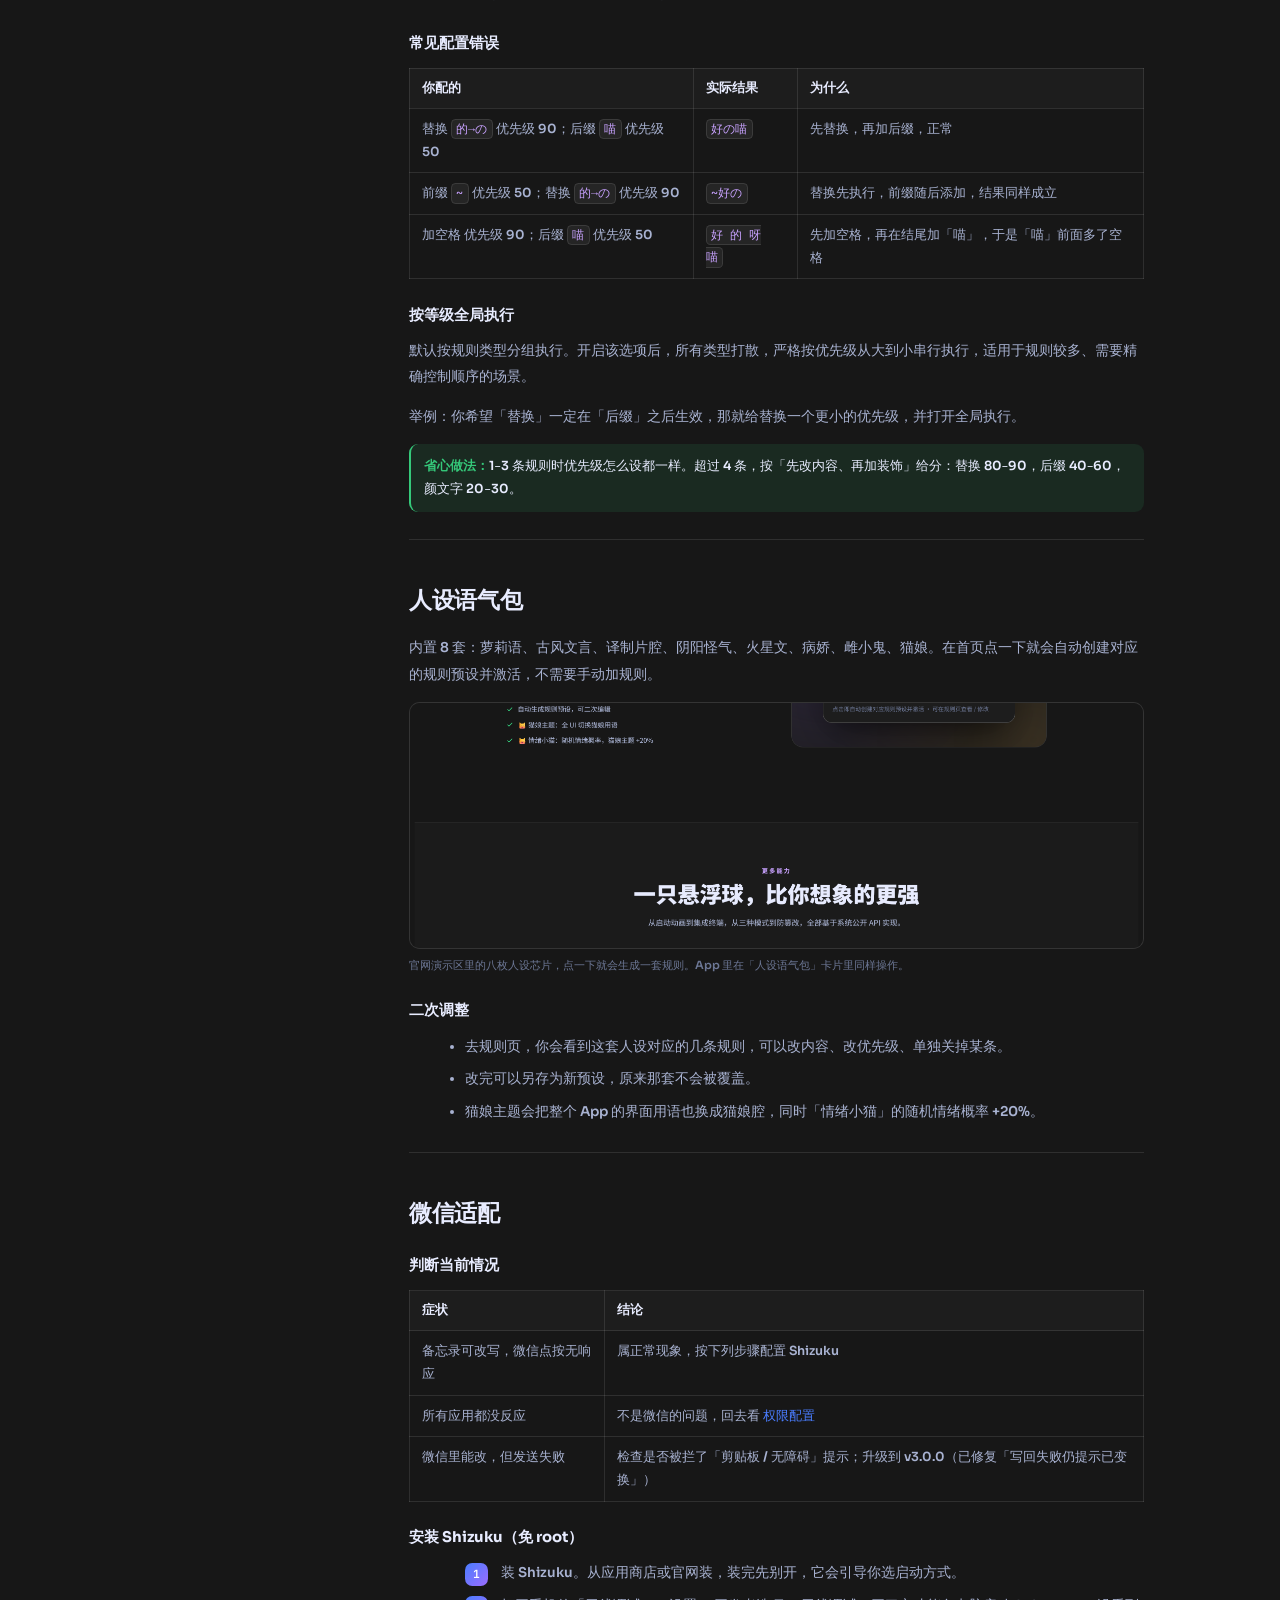
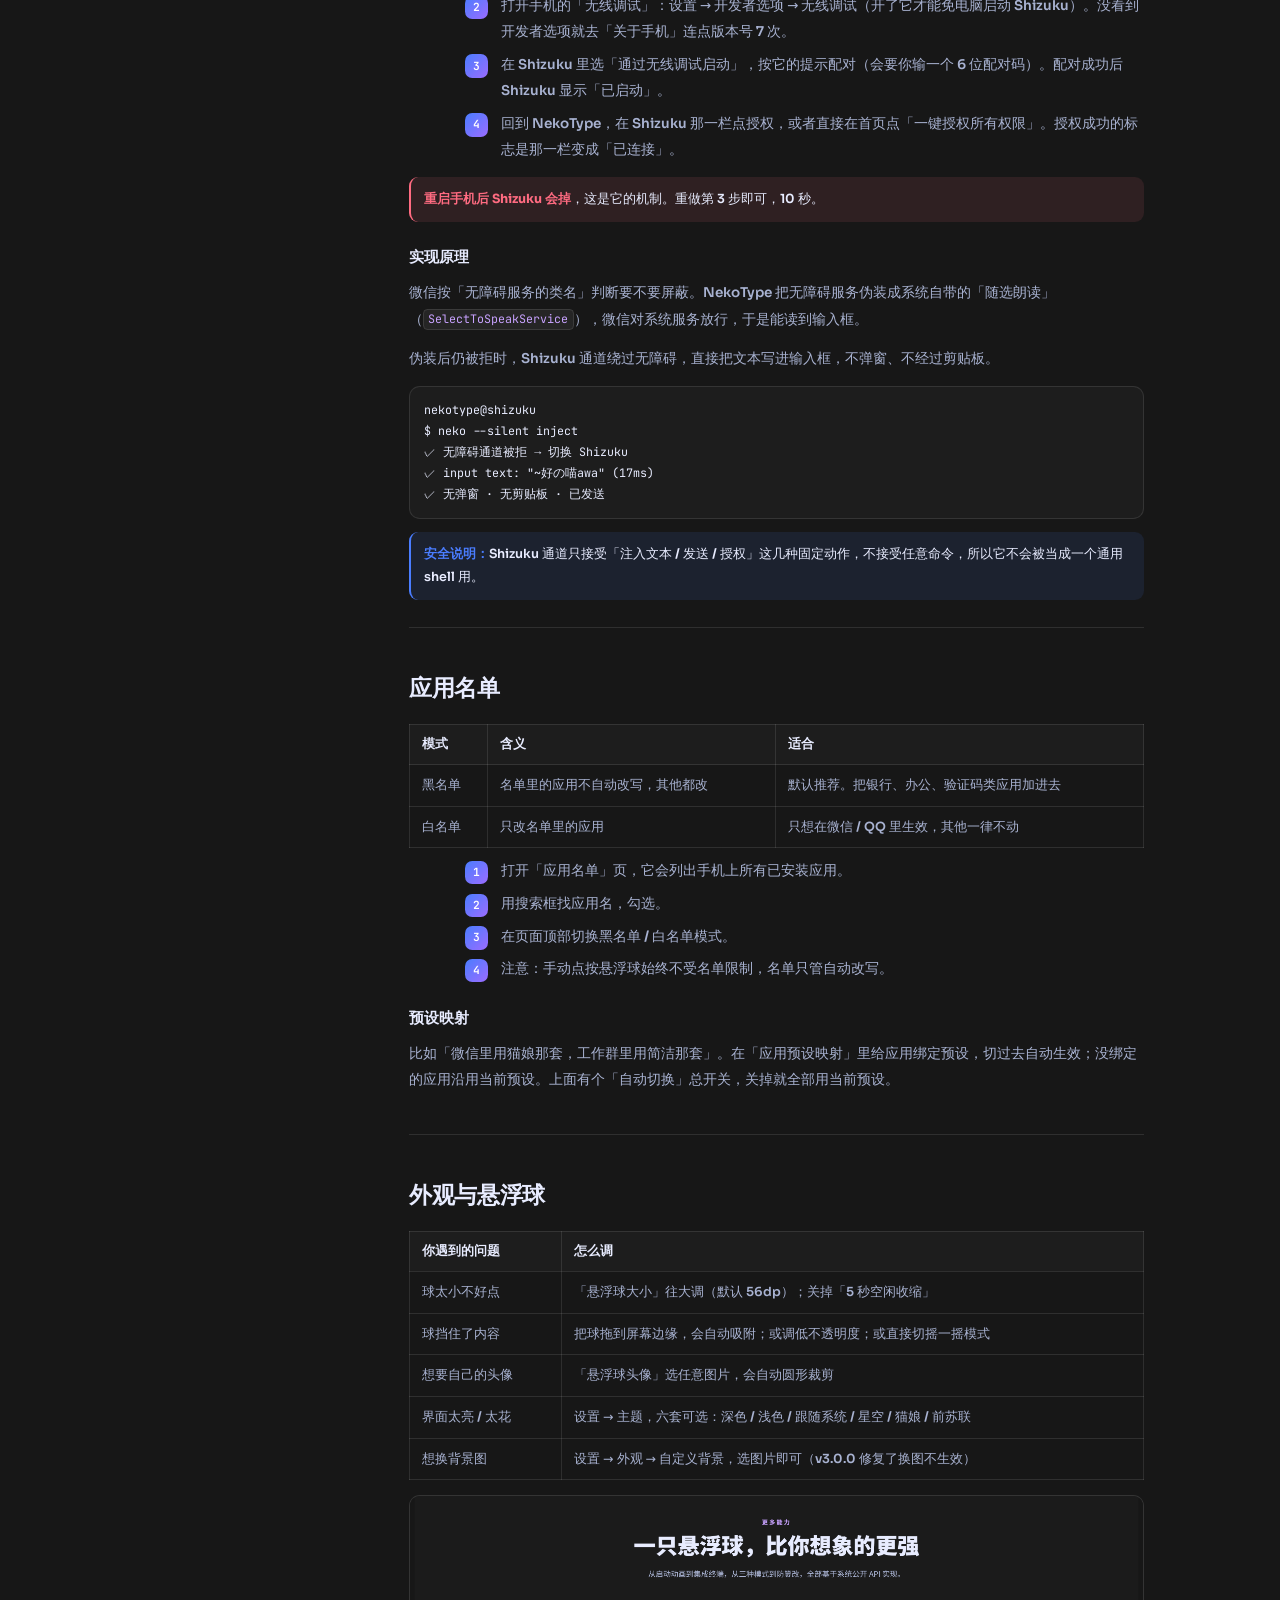
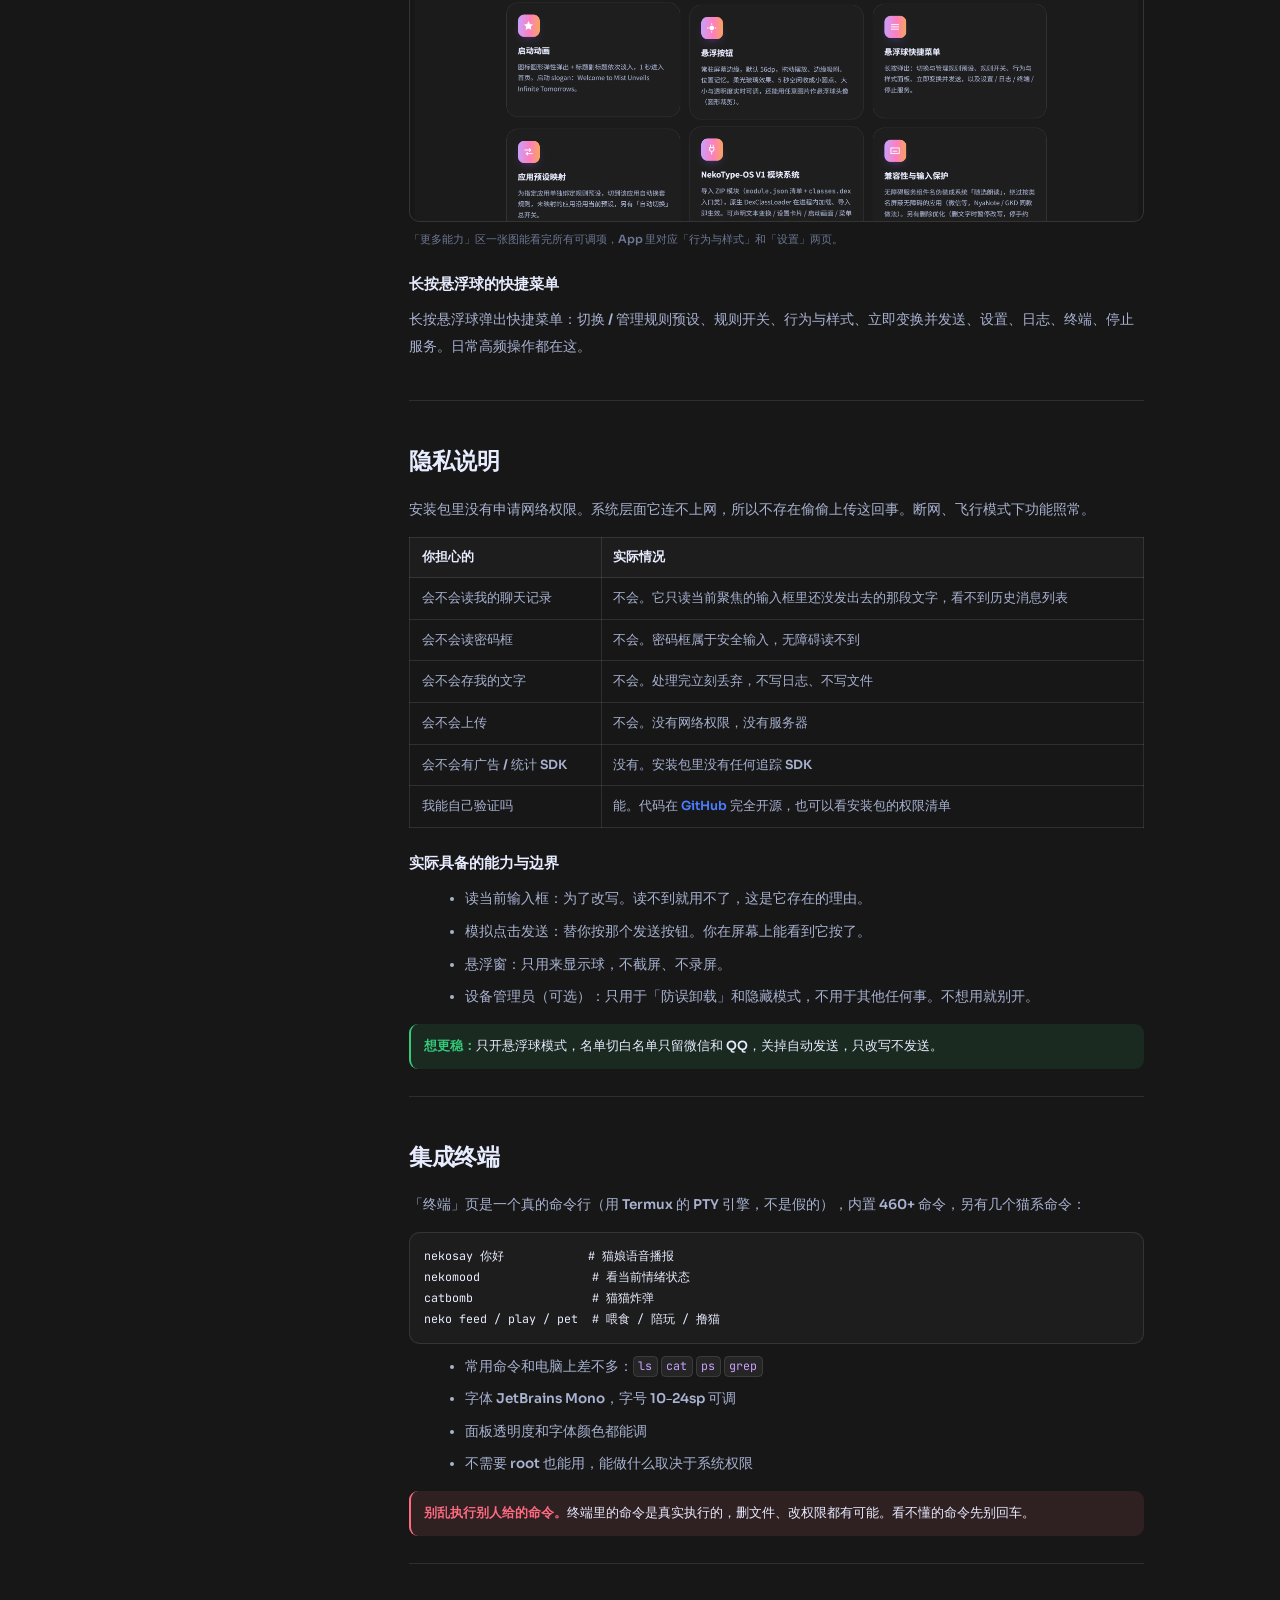
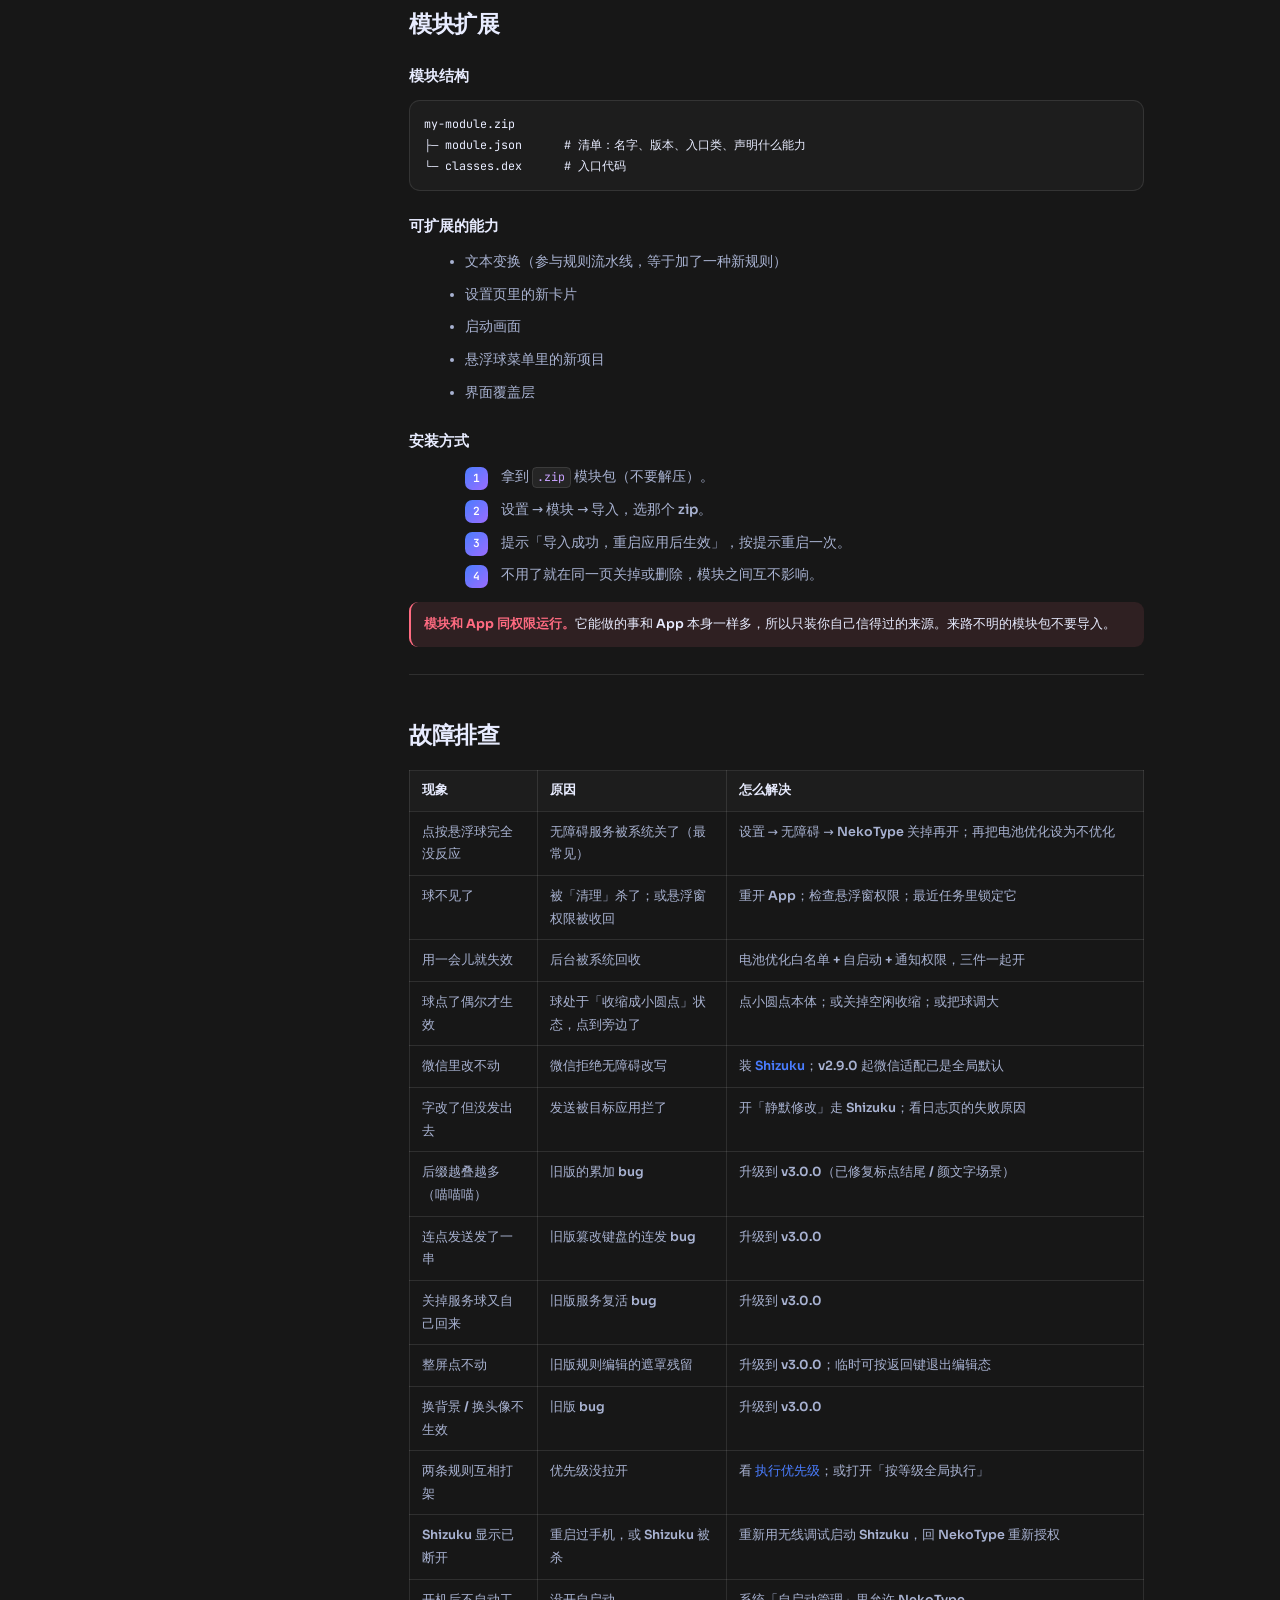
<file: wiki/index.html>
<!DOCTYPE html>
<html lang="zh-CN" data-theme="dark">
<head>
  <meta charset="UTF-8" />
  <meta name="viewport" content="width=device-width, initial-scale=1.0, viewport-fit=cover" />
  <meta name="color-scheme" content="dark light" />
  <title>NekoType Wiki · 使用文档</title>
  <meta name="description" content="NekoType Wiki：安装与权限配置、四种运行模式、规则与执行优先级、人设语气包、Shizuku 系统级注入、应用名单、集成终端、隐私说明、模块扩展与故障排查。" />
  <meta http-equiv="content-language" content="zh-CN" />
  <meta name="language" content="zh-CN" />
  <meta property="og:title" content="NekoType Wiki" />
  <meta property="og:description" content="安装、权限、运行模式、规则配置、系统级注入与故障排查。" />
  <meta property="og:image" content="https://nekotype.top/assets/index.jpg" />
  <meta property="og:type" content="article" />
  <meta property="og:locale" content="zh_CN" />
  <link rel="alternate" hreflang="zh-CN" href="https://nekotype.top/wiki/" />
  <link rel="alternate" hreflang="x-default" href="https://nekotype.top/wiki/" />
  <link rel="canonical" href="https://nekotype.top/wiki/" />
  <link rel="icon" type="image/png" sizes="32x32" href="../assets/icon-32.png?v=2.9.1.62" />
  <link rel="stylesheet" href="../assets/css/style.css?v=2.9.1.62" />
  <style>
    /* 站点全局给锚点留了 84px，这里改成 0，交给每个 section 的 scroll-margin-top 精确控制 */
    html { scroll-padding-top: 0; scroll-behavior: auto; }
    body { background: var(--bg0); color: var(--fg0); }
    .wk-top {
      position: sticky; top: 0; z-index: 20;
      display: flex; align-items: center; gap: 14px;
      height: 60px; padding: 0 clamp(16px, 4vw, 40px);
      background: var(--glass-strong); backdrop-filter: blur(18px);
      border-bottom: 1px solid var(--border);
    }
    .wk-top__brand { display: flex; align-items: center; gap: 10px; font-weight: 700; letter-spacing: -.01em; }
    .wk-top__brand img { width: 26px; height: 26px; border-radius: 8px; }
    .wk-top__tag { padding: 2px 7px; border-radius: 6px; font: 600 11px/1.4 var(--font-mono); color: var(--primary); background: rgba(200,162,255,.14); }
    .wk-top__nav { margin-left: auto; display: flex; align-items: center; gap: 8px; flex-wrap: wrap; }
    .wk-top__nav a { padding: 7px 13px; border-radius: 9px; font-size: 13.5px; color: var(--fg1); border: 1px solid var(--border); }
    .wk-top__nav a:hover { color: var(--fg0); border-color: var(--border-strong); }
    .wk-top__nav a.is-primary { color: #fff; background: var(--blue); border-color: transparent; font-weight: 600; }

    .wk { display: grid; grid-template-columns: 252px minmax(0, 1fr); gap: clamp(20px, 4vw, 56px);
      max-width: 1200px; margin: 0 auto; padding: 34px clamp(16px, 4vw, 40px) 90px; }
    .wk-side { position: sticky; top: 84px; align-self: start; max-height: calc(100vh - 110px); overflow: auto; }
    .wk-side h4 { font: 600 11px/1.4 var(--font-mono); letter-spacing: .16em; color: var(--fg2); margin: 20px 0 8px; }
    .wk-side h4:first-child { margin-top: 0; }
    .wk-side a { display: block; padding: 6px 9px; border-radius: 8px; font-size: 13.5px; color: var(--fg1); line-height: 1.5; border-left: 2px solid transparent; }
    .wk-side a:hover { color: var(--fg0); background: var(--bg1); }
    .wk-side a.on { color: var(--primary); background: rgba(200,162,255,.10); border-left-color: var(--primary); }

    .wk-main { min-width: 0; }
    .wk-hero { padding-bottom: 26px; border-bottom: 1px solid var(--border); }
    .wk-hero h1 { font-size: clamp(28px, 5vw, 42px); line-height: 1.15; letter-spacing: -.02em; }
    .wk-hero p { margin-top: 13px; color: var(--fg1); font-size: 15.5px; line-height: 1.9; max-width: 62ch; }
    .wk-hero p:first-of-type { font-size: 17px; line-height: 1.8; color: var(--fg0); }
    .wk-hero .wk-meta { display: flex; flex-wrap: wrap; gap: 8px; margin-top: 18px; font: 500 11.5px/1.4 var(--font-mono); color: var(--fg2); }
    .wk-hero .wk-meta span { padding: 4px 9px; border-radius: 7px; border: 1px solid var(--border); }

    .wk-main section { padding: 30px 0; border-bottom: 1px solid var(--border); scroll-margin-top: 78px; }
    .wk-main section:last-child { border-bottom: 0; }
    .wk-main h2 { font-size: 25px; letter-spacing: -.015em; line-height: 1.3; }
    .wk-main section > h2 { padding-bottom: 2px; }
    .wk-main .wk-sub { color: var(--fg2); font-size: 13.5px; margin-top: 4px; }
    .wk-main h3 { font-size: 16.5px; margin: 26px 0 8px; color: var(--fg0); }
    .wk-main p, .wk-main li { font-size: 15px; line-height: 1.95; color: var(--fg1); }
    .wk-main p { margin-top: 11px; }
    .wk-main ul, .wk-main ol { margin: 11px 0 0 22px; }
    .wk-main ul li, .wk-main ol li { margin-top: 7px; }
    .wk-main strong { color: var(--fg0); font-weight: 600; }
    .wk-main em { color: var(--primary); font-style: normal; }
    .wk-main a { color: var(--blue); }
    .wk-main code { font: 500 13px/1.5 var(--font-mono); padding: 1.5px 5px; border-radius: 5px; background: var(--bg2); color: var(--primary); border: 1px solid var(--border); }
    .wk-main pre { margin: 12px 0 0; padding: 14px 16px; border-radius: 12px; overflow-x: auto; background: var(--bg1); border: 1px solid var(--border); font: 500 13px/1.8 var(--font-mono); color: var(--fg0); }
    .wk-main pre code { background: none; border: 0; padding: 0; color: inherit; }

    .wk-table { width: 100%; margin-top: 13px; border-collapse: collapse; font-size: 14px; }
    .wk-table th, .wk-table td { padding: 10px 13px; text-align: left; border: 1px solid var(--border); vertical-align: top; }
    .wk-table th { color: var(--fg0); font-weight: 600; background: var(--bg1); white-space: nowrap; }
    .wk-table td { color: var(--fg1); line-height: 1.8; }
    .wk-table tbody tr:hover td, .wk-table tr:hover td { background: rgba(255, 255, 255, .02); }
    .wk-table td code { word-break: break-all; }

    .wk-note { margin-top: 15px; padding: 12px 15px; border-radius: 10px; font-size: 14px; line-height: 1.85; color: var(--fg0); background: rgba(74,125,255,.10); border-left: 3px solid var(--blue); }
    .wk-note b { color: var(--blue); }
    .wk-warn { margin-top: 15px; padding: 12px 15px; border-radius: 10px; font-size: 14px; line-height: 1.85; color: var(--fg0); background: rgba(255,107,129,.10); border-left: 3px solid var(--red); }
    .wk-warn b { color: var(--red); }
    .wk-tip { margin-top: 15px; padding: 12px 15px; border-radius: 10px; font-size: 14px; line-height: 1.85; color: var(--fg0); background: rgba(53,201,122,.10); border-left: 3px solid var(--green); }
    .wk-tip b { color: var(--green); }

    .wk-term { position: relative; margin-top: 14px; padding: 17px 19px 17px 22px; border-radius: 12px;
      background: linear-gradient(180deg, var(--bg1), var(--bg1)); border: 1px solid var(--border); overflow: hidden; }
    .wk-term::before { content: ""; position: absolute; left: 0; top: 0; bottom: 0; width: 3px;
      background: linear-gradient(180deg, var(--primary), var(--blue)); opacity: .85; }
    .wk-term h4 { margin: 0 0 7px; font-size: 16px; color: var(--fg0); }
    .wk-term .say { font-size: 14.8px; line-height: 1.9; color: var(--fg0); }
    .wk-term dl { margin-top: 10px; display: grid; grid-template-columns: 66px 1fr; gap: 5px 12px; font-size: 14px; }
    .wk-term dt { color: var(--fg2); font: 600 12.5px/1.9 var(--font-mono); }
    .wk-term dd { color: var(--fg1); line-height: 1.85; }

    .wk-steps { counter-reset: st; margin-top: 14px; }
    .wk-steps > li { list-style: none; position: relative; padding-left: 40px; margin-top: 16px; }
    .wk-steps > li::before { counter-increment: st; content: counter(st); position: absolute; left: 0; top: 3px;
      width: 26px; height: 26px; border-radius: 8px; display: grid; place-items: center;
      font: 700 12.5px/1 var(--font-mono); color: #fff; background: linear-gradient(135deg, var(--blue), var(--primary-deep)); }

    .wk-fig { margin: 16px 0 0; }
    .wk-fig img { width: 100%; border-radius: 12px; border: 1px solid var(--border); display: block; background: var(--bg1); }
    .wk-fig figcaption { margin-top: 8px; font-size: 12.5px; line-height: 1.7; color: var(--fg2); }

    .wk-footer { max-width: 1200px; margin: 0 auto; padding: 0 clamp(16px, 4vw, 40px) 60px; color: var(--fg2); font-size: 12.5px; }

    @media (max-width: 940px) {
      .wk { grid-template-columns: 1fr; }
      .wk-side { position: static; max-height: none; order: -1; border-bottom: 1px solid var(--border); padding-bottom: 14px; }
    }
    @media (max-width: 560px) {
      .wk-top__nav a:not(.is-primary) { display: none; }
      .wk-term dl { grid-template-columns: 1fr; gap: 2px; }
    }
  </style>
</head>
<body>
  <header class="wk-top">
    <a class="wk-top__brand" href="/">
      <img src="../assets/icon-32.png?v=2.9.1.62" alt="NekoType" />
      NekoType
      <span class="wk-top__tag">WIKI</span>
    </a>
    <nav class="wk-top__nav">
      <a href="/">官网首页</a>
      <a href="/starlight/">光 · 实验室</a>
      <a href="https://github.com/Yukstarlight/NekoType" target="_blank" rel="noopener">GitHub</a>
      <a class="is-primary" href="/#download">下载 v3.0.0</a>
    </nav>
  </header>

  <div class="wk">
    <aside class="wk-side">
      <h4>概述</h4>
      <a href="#intro">如何开始</a>
      <a href="#words">术语说明</a>
      <h4>安装与配置</h4>
      <a href="#download">获取安装包</a>
      <a href="#install">安装</a>
      <a href="#perms">权限配置</a>
      <h4>基本使用</h4>
      <a href="#firstrun">首次使用</a>
      <a href="#modes">运行模式</a>
      <a href="#rules">规则配置</a>
      <a href="#order">执行优先级</a>
      <h4>进阶用法</h4>
      <a href="#persona">人设语气包</a>
      <a href="#wechat">微信适配</a>
      <a href="#whitelist">应用名单</a>
      <a href="#look">外观与悬浮球</a>
      <h4>安全</h4>
      <a href="#privacy">隐私说明</a>
      <h4>进阶功能</h4>
      <a href="#term">集成终端</a>
      <a href="#module">模块扩展</a>
      <h4>维护</h4>
      <a href="#trouble">故障排查</a>
      <a href="#history">版本历史</a>
      <a href="#verify">文件校验</a>
    </aside>

    <main class="wk-main">
      <div class="wk-hero">
        <h1>NekoType Wiki</h1>
        <p>NekoType 是一款运行于 Android 的文本处理工具。悬浮球常驻屏幕边缘，点按后按已配置的规则改写当前输入框内的文本，并触发发送。</p>
        <p>本文档覆盖安装、权限配置、运行模式、规则设置、系统级注入与故障排查。无需 root，无需连接电脑。</p>
        <div class="wk-meta">
          <span>适用 v3.0.0</span>
          <span>安装包 8.2 MB</span>
          <span>Android 8.0+</span>
          <span>完全离线</span>
          <span>开源 GPL-3.0</span>
        </div>
      </div>

      <!-- 01 -->
      <section id="intro">
        <h2>如何开始</h2>

        <table class="wk-table">
          <tr><th>当前情况</th><th>对应章节</th><th>预计用时</th></tr>
          <tr><td>已下载，尚未配置</td><td><a href="#words">术语说明</a> → <a href="#install">安装</a> → <a href="#perms">权限配置</a> → <a href="#firstrun">首次使用</a></td><td>约 10 分钟</td></tr>
          <tr><td>安装完成，但点按无响应</td><td><a href="#perms">权限配置</a> → <a href="#trouble">故障排查</a></td><td>约 3 分钟</td></tr>
          <tr><td>已可使用，需要自定义规则</td><td><a href="#rules">规则配置</a> → <a href="#order">执行优先级</a></td><td>约 8 分钟</td></tr>
          <tr><td>微信内不生效</td><td><a href="#wechat">微信适配</a></td><td>约 6 分钟</td></tr>
          <tr><td>仅在指定应用内生效</td><td><a href="#whitelist">应用名单</a></td><td>约 3 分钟</td></tr>
          <tr><td>了解数据处理方式</td><td><a href="#privacy">隐私说明</a></td><td>约 4 分钟</td></tr>
        </table>

        <div class="wk-tip"><b>建议：</b>初次使用只启用一种运行模式、保留一条规则。确认改写与发送正常后，再逐步增加规则。多项功能同时启用时，异常原因难以定位。</div>
      </section>

      <!-- 02 名词 -->
      <section id="words">
        <h2>术语说明</h2>

        <div class="wk-term">
          <h4>无障碍（无障碍服务 / Accessibility）</h4>
          <p class="say">安卓自带的功能，本来是给视障用户读屏幕用的：它能让一个 App 读屏幕上写了什么、替你点按钮。NekoType 就靠它干活，读你正在打字的输入框，改完替你点发送。</p>
          <dl>
            <dt>作用</dt><dd>Android 提供的辅助接口，可读取屏幕内容并代替用户操作。NekoType 依赖该接口读取当前输入框并触发发送；未授权时无法读取其他应用内的文本。</dd>
            <dt>未启用</dt><dd>主要功能不可用，仅摇一摇模式可部分使用。</dd>
            <dt>风险</dt><dd>该权限范围较大，应仅授予可信应用。NekoType 不申请网络权限、不保存输入文本，源码公开可审计。</dd>
            <dt>开启路径</dt><dd>设置 → 无障碍 → 已下载的服务 → NekoType → 打开。部分机型的入口名为「辅助功能」，或位于「更多设置」内。</dd>
          </dl>
        </div>

        <div class="wk-term">
          <h4>悬浮窗（显示在其他应用上层）</h4>
          <p class="say">允许应用在其他应用之上绘制界面的系统权限。未授予时悬浮球不会显示。</p>
          <dl>
            <dt>作用</dt><dd>悬浮球需覆盖在微信、QQ、备忘录等应用之上，必须授予该权限。</dd>
            <dt>未启用</dt><dd>悬浮球不会显示，仅能使用摇一摇或篡改键盘模式。</dd>
            <dt>开启路径</dt><dd>设置 → 应用 → NekoType → 权限 → 显示在其他应用上层。部分机型称为「悬浮窗」或「后台弹出界面」。</dd>
          </dl>
        </div>

        <div class="wk-term">
          <h4>Shizuku</h4>
          <p class="say">免费的小工具。装它之后，普通 App 能临时拿到接近系统的权限。不用 root、不用刷机。相当于一张随时可撤销的通行证。</p>
          <dl>
            <dt>作用</dt><dd>部分应用（如微信）拒绝无障碍改写，此时需通过系统级注入完成写入，Shizuku 提供该通道。</dd>
            <dt>未启用</dt><dd>多数应用不受影响，微信及部分金融类应用可能无法改写。</dd>
            <dt>风险</dt><dd>Shizuku 为开源项目，可从官网或应用商店获取。该工具每次重启设备后需重新启动，属其自身机制，与 NekoType 无关。</dd>
            <dt>安装方式</dt><dd>见「<a href="#wechat">微信适配</a>」一章。</dd>
          </dl>
        </div>

        <div class="wk-term">
          <h4>Root</h4>
          <p class="say">手机的最高权限。NekoType 不需要它。手机本来就 root 的，会多一条更稳的注入通道。</p>
          <dl>
            <dt>作用</dt><dd>Root 通道无需在设备重启后重新授权，稳定性高于 Shizuku。</dd>
            <dt>未启用</dt><dd>不影响使用，可通过 Shizuku 或无障碍通道完成改写。</dd>
            <dt>风险</dt><dd>Root 涉及保修与部分应用的环境检测，与 NekoType 无关，无需仅为使用本应用获取 Root。</dd>
          </dl>
        </div>

        <div class="wk-term">
          <h4>规则 / 预设 / 优先级</h4>
          <p class="say">规则是一条改写动作，比如「结尾加个喵」。预设是一整套规则的组合，比如工作用、聊天用，一键切换。优先级表示执行顺序，取值范围 1–100，数值越大越先执行，默认 50。</p>
          <dl>
            <dt>作用</dt><dd>多条规则同时启用时，执行顺序直接决定最终结果。</dd>
            <dt>示例</dt><dd>先执行「的 → の」（优先级 90），再追加后缀「喵」（优先级 50），结果为 <code>好の喵</code>；顺序相反时得到 <code>好喵の</code>。</dd>
          </dl>
        </div>

        <div class="wk-term">
          <h4>前缀 / 后缀 / 随机尾缀 / 替换</h4>
          <p class="say">最常用的四种。前缀加在开头（<code>~好的</code>），后缀加在结尾（<code>好的喵</code>），随机尾缀每次从候选里抽一个（<code>好的qwq</code>、<code>好的awa</code>），替换把某个字换成别的（<code>的 → の</code>）。</p>
          <dl>
            <dt>作用</dt><dd>这四类覆盖多数改写需求，其余类型（颜文字、加空格、转大写）作为补充。</dd>
          </dl>
        </div>

        <div class="wk-term">
          <h4>人设语气包</h4>
          <p class="say">配好的一整套规则，比如猫娘、古风文言、阴阳怪气。点一下换成这套，不用自己一条条加。</p>
          <dl>
            <dt>作用</dt><dd>初次使用可直接套用；需要调整时，在规则页修改该预设下的具体规则。</dd>
          </dl>
        </div>

        <div class="wk-term">
          <h4>篡改键盘 / 断句追加 / 摇一摇</h4>
          <p class="say">三种不依赖悬浮球的操作方式。篡改键盘：输入过程中即改写，仍使用系统输入法。断句追加：以标点结尾时触发改写。摇一摇：摇动设备后改写并发送。</p>
          <dl>
            <dt>作用</dt><dd>相比点按悬浮球，这三种方式省去一步操作，适合连续输入场景。</dd>
            <dt>注意</dt><dd>四种模式（含悬浮球）为互斥关系，在「模式」页切换。</dd>
          </dl>
        </div>

        <div class="wk-term">
          <h4>设备管理员 / 电池优化 / 自启动</h4>
          <p class="say">三个保活设置。设备管理员让 App 不容易被随手卸载，电池优化白名单告诉系统别为省电杀掉它，自启动是开机自动拉起。</p>
          <dl>
            <dt>作用</dt><dd>系统回收内存时可能终止后台进程；未配置这几项时，悬浮球会随进程退出而消失。</dd>
            <dt>开启方式</dt><dd>见「<a href="#trouble">故障排查</a>」中「使用一段时间后失效」一项。</dd>
          </dl>
        </div>

        <div class="wk-term">
          <h4>终端（Mist）与模块（NekoType-OS）</h4>
          <p class="say">两个进阶功能，不打开也不影响日常使用。终端是内置命令行窗口，模块是能导入的扩展包，用来加新能力。</p>
          <dl>
            <dt>作用</dt><dd>未使用这两项功能时，其余功能不受影响。</dd>
            <dt>风险</dt><dd>模块与应用同权限运行，仅应导入可信来源的模块包。</dd>
          </dl>
        </div>

        <div class="wk-note"><b>四点概括：</b>无障碍服务决定能否读取并改写文本框内容；悬浮窗权限决定悬浮球能否显示；Shizuku 用于微信等拒绝无障碍改写的应用；优先级数值越大，规则执行越早。</div>
      </section>

      <!-- 03 下载 -->
      <section id="download">
        <h2>获取安装包</h2>

        <table class="wk-table">
          <tr><th>渠道</th><th>地址</th><th>说明</th></tr>
          <tr>
            <td>夸克网盘</td>
            <td><a href="https://pan.quark.cn/s/2e123c8371f4" target="_blank" rel="noopener"><code>https://pan.quark.cn/s/2e123c8371f4</code></a></td>
            <td>手机端用夸克 App 打开</td>
          </tr>
          <tr>
            <td>蓝奏云</td>
            <td><a href="https://wwasm.lanzouq.com/iGiNH4g6hb5a" target="_blank" rel="noopener"><code>https://wwasm.lanzouq.com/iGiNH4g6hb5a</code></a></td>
            <td>提取码 <code>ctgw</code>（点链接会自动复制）</td>
          </tr>
          <tr>
            <td>小飞机网盘</td>
            <td><a href="https://share.feijipan.com/s/abzcBiq1" target="_blank" rel="noopener"><code>https://share.feijipan.com/s/abzcBiq1</code></a></td>
            <td>网页内直接下载，不用装 App</td>
          </tr>
          <tr>
            <td>GitHub 直链</td>
            <td><a href="https://github.com/Yukstarlight/NekoType/releases/download/NekoType-latestversion/NekoType-v3.0.0.apk" target="_blank" rel="noopener"><code>NekoType-v3.0.0.apk</code></a></td>
            <td>原始发布地址，海外访问更快</td>
          </tr>
        </table>

        <figure class="wk-fig">
          <img src="img/02-channels.png" alt="官网下载弹窗：夸克网盘、蓝奏云、小飞机网盘、GitHub 直链四个渠道" loading="lazy" />
          <figcaption>官网首页点「备用下载」也是这四个渠道，蓝奏云的提取码会跟着自动复制。</figcaption>
        </figure>

        <div class="wk-note"><b>文件名应为：</b><code>NekoType-v3.0.0.apk</code>，大小 8.2 MB。若文件名含 2.9.x，说明是旧版本，请返回官网重新获取。哈希核对见 <a href="#verify">文件校验</a>。</div>
      </section>

      <!-- 04 安装 -->
      <section id="install">
        <h2>安装</h2>

        <ol class="wk-steps">
          <li>点开下载好的 APK。系统会弹「禁止安装未知应用」，点<em>设置</em> → 打开<em>允许来自此来源</em>，返回再点一次安装。</li>
          <li>装完先打开一次，让它把初始配置写完（会有一段启动动画），别急着去开权限。</li>
          <li>提示「应用未安装」：多半是之前装过签名不同的旧版，先去设置里卸载旧版再装。</li>
        </ol>

        <h3>系统要求</h3>
        <ul>
          <li>Android 8.0 及以上（2018 年之后的手机基本都满足）</li>
          <li>不需要 root、不需要刷机、不需要连电脑</li>
          <li>vivo / iQOO / 小米 / 华为可能多弹一个「风险应用」提示，选「仍然安装」</li>
        </ul>
      </section>

      <!-- 05 权限 -->
      <section id="perms">
        <h2>权限配置</h2>

        <table class="wk-table">
          <tr><th>权限</th><th>用来看什么</th><th>不开的后果</th><th>在哪开</th></tr>
          <tr>
            <td><strong>悬浮窗</strong></td>
            <td>把悬浮球显示在所有应用上面</td>
            <td>看不到球，没法点</td>
            <td>设置 → 应用 → NekoType → 权限 → 显示在其他应用上层</td>
          </tr>
          <tr>
            <td><strong>无障碍</strong></td>
            <td>读当前输入框的文字、替你点发送</td>
            <td>主要功能全失效</td>
            <td>设置 → 无障碍 → 已下载的服务 → NekoType → 打开</td>
          </tr>
          <tr>
            <td>通知（建议）</td>
            <td>前台服务常驻，不容易被系统杀</td>
            <td>后台待一会儿就失效</td>
            <td>设置 → 应用 → NekoType → 通知 → 允许</td>
          </tr>
        </table>

        <h3>建议同时完成的设置</h3>
        <ol class="wk-steps">
          <li>加进电池优化白名单：设置 → 电池 → 电池优化 → 找 NekoType → 选「不优化」。有些手机叫「应用省电策略」，选「无限制」。</li>
          <li>打开自启动：设置 → 应用管理 → NekoType → 自启动 / 关联启动 → 全部允许。vivo、iQOO、OPPO、小米尤其要开。</li>
          <li>在最近任务里锁一下：把 NekoType 卡片下拉锁定（小锁图标），免得「一键清理」把它清掉。</li>
        </ol>

        <div class="wk-warn"><b>清理软件会关闭服务：</b>「清理加速」一类工具会同时关闭无障碍服务，表现为前一天可用、次日点按无响应。请将 NekoType 加入清理白名单。</div>

        <h3>确认权限已生效</h3>
        <p>回 NekoType 首页，权限区应该全是绿色「已授权」。显示未授权的，点进系统页面再开一次；有的系统设置页会显示已保存但实际没生效。</p>
      </section>
      <!-- 06 五分钟上手 -->
      <section id="firstrun">
        <h2>首次使用</h2>

        <ol class="wk-steps">
          <li>
            打开任意可输入文本的应用。建议先用系统「备忘录」，改写结果不会真正发送。
          </li>
          <li>
            在输入框里打几个字，比如 <code>好的</code>。<em>先别按发送</em>，让光标停在输入框里。
          </li>
          <li>
            点屏幕上那个悬浮球。点了以后会出现三种正常反应之一：输入框里的字变了、字变了并且发出去了、或者弹一个提示说「无障碍未授权」。如果是第三种，回 <a href="#perms">权限配置</a>。
          </li>
          <li>
            看到字变了，就说明你已经会用 80% 了。剩下的只是决定改成什么样，也就是规则。
          </li>
        </ol>

        <figure class="wk-fig">
          <img src="img/01-hero.png" alt="官网首屏：下载按钮、查看源码、备用下载三个入口" loading="lazy" />
          <figcaption>官网首屏的三个入口：主按钮直接下载最新版；「查看源码」去 GitHub；「备用下载」打开四个网盘渠道。</figcaption>
        </figure>

        <h3>点按无响应时的排查顺序</h3>
        <ol>
          <li>再次点按，观察是否出现「NekoType 已启动」类通知。若有通知，说明服务运行正常，问题在无障碍权限。</li>
          <li>去设置里把无障碍关掉、再打开一次（这一步能解决一半以上的「突然失灵」）。</li>
          <li>更换应用验证：在系统「备忘录」中再次点按。若备忘录可用而微信无响应，属于微信拒绝无障碍改写，需配置 <a href="#wechat">Shizuku 通道</a>。</li>
        </ol>

        <div class="wk-tip"><b>球难点：</b>5 秒不动会缩成小圆点。去「行为与样式」调大，或关掉收缩。</div>
      </section>

      <!-- 07 模式 -->
      <section id="modes">
        <h2>运行模式</h2>

        <table class="wk-table">
          <tr><th>模式</th><th>你要做什么</th><th>体验像什么</th><th>适合谁</th></tr>
          <tr>
            <td>悬浮球</td>
            <td>打完字，点一下球</td>
            <td>手动、可控，改完你能立刻看到结果再发</td>
            <td>所有用户；建议首次使用时选此项</td>
          </tr>
          <tr>
            <td>篡改键盘</td>
            <td>照常打字，什么都不用点</td>
            <td>字打着打着，结尾自己多了个后缀</td>
            <td>聊天频繁、嫌点按悬浮球麻烦的人</td>
          </tr>
          <tr>
            <td>断句追加</td>
            <td>打完一句，敲个标点</td>
            <td>一句话完整了才变，不会打断你打字</td>
            <td>写长句、发消息比较整的人</td>
          </tr>
          <tr>
            <td>摇一摇</td>
            <td>摇一下手机</td>
            <td>不用找球、不点屏幕，改完直接发</td>
            <td>单手操作、球被挡住、开车不便时</td>
          </tr>
        </table>

        <figure class="wk-fig">
          <img src="img/04-modes.png" alt="官网特性区：规则系统、四种运行模式、静默修改、人设语气包" loading="lazy" />
          <figcaption>官网「特性」区把四种能力列在一起：规则系统、四种运行模式、静默修改、人设语气包。示意图来自官网演示区，不是真机录屏。</figcaption>
        </figure>

        <h3>常见误解</h3>
        <ul>
          <li>「篡改键盘」不是换输入法。你还在用原来的搜狗 / 百度 / Gboard，NekoType 只是在中间插了一道改写。</li>
          <li>「摇一摇」有三档灵敏度：轻摇约 <code>5.0 m/s²</code>、标准约 <code>10.0 m/s²</code>、用力约 <code>13.5 m/s²</code>。地铁上手抖就调「用力」，躺着刷手机用「轻摇」。</li>
          <li>开篡改键盘或摇一摇后，悬浮球会自动隐藏，避免重复触发。想点按悬浮球就切回悬浮球模式。</li>
        </ul>

        <div class="wk-note"><b>删字与语音：</b>删字时改写暂停，停手约 0.5 秒恢复。语音输入有 1 秒停顿判定，说话中途不会被打断。</div>
      </section>

      <!-- 08 改一条规则 -->
      <section id="rules">
        <h2>规则配置</h2>

        <h3>拆解步骤</h3>
        <p>这是两个动作。先把「的」换成「の」，再在结尾加「喵」。所以要建两条规则。</p>

        <ol class="wk-steps">
          <li>打开规则页，点「添加规则」，类型选<em>替换文本</em>。查找填 <code>的</code>，替换为填 <code>の</code>。优先级先给 <code>90</code>。</li>
          <li>再添加一条，类型选<em>后缀</em>。内容填 <code>喵</code>。优先级给 <code>50</code>。</li>
          <li>回输入框打「好的」，点按悬浮球。你应该看到 <code>好の喵</code>。</li>
          <li>若结果为 <code>好喵の</code>，说明执行顺序相反：将「替换」的优先级调整为大于「后缀」的优先级。</li>
        </ol>

        <figure class="wk-fig">
          <img src="img/03-demo.png" alt="官网演示区：左侧规则开关（前缀、后缀、随机后缀、随机颜文字、替换文本、字符间加空格），右侧实时预览" loading="lazy" />
          <figcaption>官网「试一试」区就是这个东西的网页版：左边勾规则、右边看结果。拿它试参数最快，试好了再回 App 里配。</figcaption>
        </figure>

        <h3>规则类型说明</h3>
        <table class="wk-table">
          <tr><th>类型</th><th>作用</th><th>例子</th></tr>
          <tr><td>前缀</td><td>加在开头</td><td><code>~</code> → <code>~好的</code></td></tr>
          <tr><td>后缀</td><td>加在结尾</td><td><code>喵</code> → <code>好的喵</code></td></tr>
          <tr><td>随机后缀（固定）</td><td>从固定候选中随机取一个</td><td><code>qwq|awa|nya~</code> → <code>好的awa</code></td></tr>
          <tr><td>随机后缀（不固定）</td><td>每次都重新抽，不固定顺序</td><td>连着发三条，后缀都不一样</td></tr>
          <tr><td>替换文本</td><td>把指定字换成别的</td><td><code>的 → の</code></td></tr>
          <tr><td>随机颜文字</td><td>按概率追加内置颜文字（65 种）</td><td>触发概率 40% 就差不多三条中一条</td></tr>
          <tr><td>字符加空格</td><td>字与字之间插空格</td><td><code>好 的 呀</code></td></tr>
        </table>

        <h3>回退方式</h3>
        <ul>
          <li>每条规则前面都有开关，先关掉而不是删掉，方便对比。</li>
          <li>一整套配坏了，直接切回另一个预设，原来那套还在。</li>
          <li>配置混乱时，可在设置中使用「导出 / 导入全部配置」；建议先导出备份再调整。</li>
        </ul>
      </section>

      <!-- 09 优先级 -->
      <section id="order">
        <h2>执行优先级</h2>

        <h3>执行规则</h3>
        <ul>
          <li>范围 1–100，数字越大越先执行，默认 50。</li>
          <li>数字相同时，按列表从上到下执行。</li>
          <li>执行是串行的：前一条的输出就是后一条的输入。</li>
        </ul>

        <h3>常见配置错误</h3>
        <table class="wk-table">
          <tr><th>你配的</th><th>实际结果</th><th>为什么</th></tr>
          <tr>
            <td>替换 <code>的→の</code> 优先级 90；后缀 <code>喵</code> 优先级 50</td>
            <td><code>好の喵</code></td>
            <td>先替换，再加后缀，正常</td>
          </tr>
          <tr>
            <td>前缀 <code>~</code> 优先级 50；替换 <code>的→の</code> 优先级 90</td>
            <td><code>~好の</code></td>
            <td>替换先执行，前缀随后添加，结果同样成立</td>
          </tr>
          <tr>
            <td>加空格 优先级 90；后缀 <code>喵</code> 优先级 50</td>
            <td><code>好 的 呀 喵</code></td>
            <td>先加空格，再在结尾加「喵」，于是「喵」前面多了空格</td>
          </tr>
        </table>

        <h3>按等级全局执行</h3>
        <p>默认按规则类型分组执行。开启该选项后，所有类型打散，严格按优先级从大到小串行执行，适用于规则较多、需要精确控制顺序的场景。</p>
        <p>举例：你希望「替换」一定在「后缀」之后生效，那就给替换一个更小的优先级，并打开全局执行。</p>

        <div class="wk-tip"><b>省心做法：</b>1–3 条规则时优先级怎么设都一样。超过 4 条，按「先改内容、再加装饰」给分：替换 80–90，后缀 40–60，颜文字 20–30。</div>
      </section>

      <!-- 10 人设 -->
      <section id="persona">
        <h2>人设语气包</h2>

        <p>内置 8 套：萝莉语、古风文言、译制片腔、阴阳怪气、火星文、病娇、雌小鬼、猫娘。在首页点一下就会自动创建对应的规则预设并激活，不需要手动加规则。</p>

        <figure class="wk-fig">
          <img src="img/05-persona.png" alt="官网人设语气包：八套人设芯片" loading="lazy" />
          <figcaption>官网演示区里的八枚人设芯片，点一下就会生成一套规则。App 里在「人设语气包」卡片里同样操作。</figcaption>
        </figure>

        <h3>二次调整</h3>
        <ul>
          <li>去规则页，你会看到这套人设对应的几条规则，可以改内容、改优先级、单独关掉某条。</li>
          <li>改完可以另存为新预设，原来那套不会被覆盖。</li>
          <li>猫娘主题会把整个 App 的界面用语也换成猫娘腔，同时「情绪小猫」的随机情绪概率 +20%。</li>
        </ul>
      </section>

      <!-- 11 微信 -->
      <section id="wechat">
        <h2>微信适配</h2>

        <h3>判断当前情况</h3>
        <table class="wk-table">
          <tr><th>症状</th><th>结论</th></tr>
          <tr><td>备忘录可改写，微信点按无响应</td><td>属正常现象，按下列步骤配置 Shizuku</td></tr>
          <tr><td>所有应用都没反应</td><td>不是微信的问题，回去看 <a href="#perms">权限配置</a></td></tr>
          <tr><td>微信里能改，但发送失败</td><td>检查是否被拦了「剪贴板 / 无障碍」提示；升级到 v3.0.0（已修复「写回失败仍提示已变换」）</td></tr>
        </table>

        <h3>安装 Shizuku（免 root）</h3>
        <ol class="wk-steps">
          <li>装 Shizuku。从应用商店或官网装，装完先别开，它会引导你选启动方式。</li>
          <li>打开手机的「无线调试」：设置 → 开发者选项 → 无线调试（开了它才能免电脑启动 Shizuku）。没看到开发者选项就去「关于手机」连点版本号 7 次。</li>
          <li>在 Shizuku 里选「通过无线调试启动」，按它的提示配对（会要你输一个 6 位配对码）。配对成功后 Shizuku 显示「已启动」。</li>
          <li>回到 NekoType，在 Shizuku 那一栏点授权，或者直接在首页点「一键授权所有权限」。授权成功的标志是那一栏变成「已连接」。</li>
        </ol>

        <div class="wk-warn"><b>重启手机后 Shizuku 会掉</b>，这是它的机制。重做第 3 步即可，10 秒。</div>

        <h3>实现原理</h3>
        <p>微信按「无障碍服务的类名」判断要不要屏蔽。NekoType 把无障碍服务伪装成系统自带的「随选朗读」（<code>SelectToSpeakService</code>），微信对系统服务放行，于是能读到输入框。</p>
        <p>伪装后仍被拒时，Shizuku 通道绕过无障碍，直接把文本写进输入框，不弹窗、不经过剪贴板。</p>

        <pre><code>nekotype@shizuku
$ neko --silent inject
✓ 无障碍通道被拒 → 切换 Shizuku
✓ input text: "~好の喵awa" (17ms)
✓ 无弹窗 · 无剪贴板 · 已发送</code></pre>

        <div class="wk-note"><b>安全说明：</b>Shizuku 通道只接受「注入文本 / 发送 / 授权」这几种固定动作，不接受任意命令，所以它不会被当成一个通用 shell 用。</div>
      </section>

      <!-- 12 白名单 -->
      <section id="whitelist">
        <h2>应用名单</h2>

        <table class="wk-table">
          <tr><th>模式</th><th>含义</th><th>适合</th></tr>
          <tr><td>黑名单</td><td>名单里的应用不自动改写，其他都改</td><td>默认推荐。把银行、办公、验证码类应用加进去</td></tr>
          <tr><td>白名单</td><td>只改名单里的应用</td><td>只想在微信 / QQ 里生效，其他一律不动</td></tr>
        </table>

        <ol class="wk-steps">
          <li>打开「应用名单」页，它会列出手机上所有已安装应用。</li>
          <li>用搜索框找应用名，勾选。</li>
          <li>在页面顶部切换黑名单 / 白名单模式。</li>
          <li>注意：手动点按悬浮球始终不受名单限制，名单只管自动改写。</li>
        </ol>

        <h3>预设映射</h3>
        <p>比如「微信里用猫娘那套，工作群里用简洁那套」。在「应用预设映射」里给应用绑定预设，切过去自动生效；没绑定的应用沿用当前预设。上面有个「自动切换」总开关，关掉就全部用当前预设。</p>
      </section>

      <!-- 13 外观 -->
      <section id="look">
        <h2>外观与悬浮球</h2>

        <table class="wk-table">
          <tr><th>你遇到的问题</th><th>怎么调</th></tr>
          <tr><td>球太小不好点</td><td>「悬浮球大小」往大调（默认 56dp）；关掉「5 秒空闲收缩」</td></tr>
          <tr><td>球挡住了内容</td><td>把球拖到屏幕边缘，会自动吸附；或调低不透明度；或直接切摇一摇模式</td></tr>
          <tr><td>想要自己的头像</td><td>「悬浮球头像」选任意图片，会自动圆形裁剪</td></tr>
          <tr><td>界面太亮 / 太花</td><td>设置 → 主题，六套可选：深色 / 浅色 / 跟随系统 / 星空 / 猫娘 / 前苏联</td></tr>
          <tr><td>想换背景图</td><td>设置 → 外观 → 自定义背景，选图片即可（v3.0.0 修复了换图不生效）</td></tr>
        </table>

        <figure class="wk-fig">
          <img src="img/06-more.png" alt="官网「更多能力」区：悬浮球、快捷菜单、预设映射、模块系统、兼容性、黑白名单、终端、主题、安全防护、日志、数据管理" loading="lazy" />
          <figcaption>「更多能力」区一张图能看完所有可调项，App 里对应「行为与样式」和「设置」两页。</figcaption>
        </figure>

        <h3>长按悬浮球的快捷菜单</h3>
        <p>长按悬浮球弹出快捷菜单：切换 / 管理规则预设、规则开关、行为与样式、立即变换并发送、设置、日志、终端、停止服务。日常高频操作都在这。</p>
      </section>

      <!-- 14 隐私 -->
      <section id="privacy">
        <h2>隐私说明</h2>

        <p>安装包里没有申请网络权限。系统层面它连不上网，所以不存在偷偷上传这回事。断网、飞行模式下功能照常。</p>

        <table class="wk-table">
          <tr><th>你担心的</th><th>实际情况</th></tr>
          <tr><td>会不会读我的聊天记录</td><td>不会。它只读当前聚焦的输入框里还没发出去的那段文字，看不到历史消息列表</td></tr>
          <tr><td>会不会读密码框</td><td>不会。密码框属于安全输入，无障碍读不到</td></tr>
          <tr><td>会不会存我的文字</td><td>不会。处理完立刻丢弃，不写日志、不写文件</td></tr>
          <tr><td>会不会上传</td><td>不会。没有网络权限，没有服务器</td></tr>
          <tr><td>会不会有广告 / 统计 SDK</td><td>没有。安装包里没有任何追踪 SDK</td></tr>
          <tr><td>我能自己验证吗</td><td>能。代码在 <a href="https://github.com/Yukstarlight/NekoType" target="_blank" rel="noopener">GitHub</a> 完全开源，也可以看安装包的权限清单</td></tr>
        </table>

        <h3>实际具备的能力与边界</h3>
        <ul>
          <li>读当前输入框：为了改写。读不到就用不了，这是它存在的理由。</li>
          <li>模拟点击发送：替你按那个发送按钮。你在屏幕上能看到它按了。</li>
          <li>悬浮窗：只用来显示球，不截屏、不录屏。</li>
          <li>设备管理员（可选）：只用于「防误卸载」和隐藏模式，不用于其他任何事。不想用就别开。</li>
        </ul>

        <div class="wk-tip"><b>想更稳：</b>只开悬浮球模式，名单切白名单只留微信和 QQ，关掉自动发送，只改写不发送。</div>
      </section>

      <!-- 15 终端 -->
      <section id="term">
        <h2>集成终端</h2>

        <p>「终端」页是一个真的命令行（用 Termux 的 PTY 引擎，不是假的），内置 460+ 命令，另有几个猫系命令：</p>

        <pre><code>nekosay 你好            # 猫娘语音播报
nekomood                # 看当前情绪状态
catbomb                 # 猫猫炸弹
neko feed / play / pet  # 喂食 / 陪玩 / 撸猫</code></pre>

        <ul>
          <li>常用命令和电脑上差不多：<code>ls</code> <code>cat</code> <code>ps</code> <code>grep</code></li>
          <li>字体 JetBrains Mono，字号 10–24sp 可调</li>
          <li>面板透明度和字体颜色都能调</li>
          <li>不需要 root 也能用，能做什么取决于系统权限</li>
        </ul>

        <div class="wk-warn"><b>别乱执行别人给的命令。</b>终端里的命令是真实执行的，删文件、改权限都有可能。看不懂的命令先别回车。</div>
      </section>

      <!-- 16 模块 -->
      <section id="module">
        <h2>模块扩展</h2>

        <h3>模块结构</h3>
        <pre><code>my-module.zip
├─ module.json      # 清单：名字、版本、入口类、声明什么能力
└─ classes.dex      # 入口代码</code></pre>

        <h3>可扩展的能力</h3>
        <ul>
          <li>文本变换（参与规则流水线，等于加了一种新规则）</li>
          <li>设置页里的新卡片</li>
          <li>启动画面</li>
          <li>悬浮球菜单里的新项目</li>
          <li>界面覆盖层</li>
        </ul>

        <h3>安装方式</h3>
        <ol class="wk-steps">
          <li>拿到 <code>.zip</code> 模块包（不要解压）。</li>
          <li>设置 → 模块 → 导入，选那个 zip。</li>
          <li>提示「导入成功，重启应用后生效」，按提示重启一次。</li>
          <li>不用了就在同一页关掉或删除，模块之间互不影响。</li>
        </ol>

        <div class="wk-warn"><b>模块和 App 同权限运行。</b>它能做的事和 App 本身一样多，所以只装你自己信得过的来源。来路不明的模块包不要导入。</div>
      </section>

      <!-- 17 排查 -->
      <section id="trouble">
        <h2>故障排查</h2>

        <table class="wk-table">
          <tr><th>现象</th><th>原因</th><th>怎么解决</th></tr>
          <tr>
            <td>点按悬浮球完全没反应</td>
            <td>无障碍服务被系统关了（最常见）</td>
            <td>设置 → 无障碍 → NekoType 关掉再开；再把电池优化设为不优化</td>
          </tr>
          <tr>
            <td>球不见了</td>
            <td>被「清理」杀了；或悬浮窗权限被收回</td>
            <td>重开 App；检查悬浮窗权限；最近任务里锁定它</td>
          </tr>
          <tr>
            <td>用一会儿就失效</td>
            <td>后台被系统回收</td>
            <td>电池优化白名单 + 自启动 + 通知权限，三件一起开</td>
          </tr>
          <tr>
            <td>球点了偶尔才生效</td>
            <td>球处于「收缩成小圆点」状态，点到旁边了</td>
            <td>点小圆点本体；或关掉空闲收缩；或把球调大</td>
          </tr>
          <tr>
            <td>微信里改不动</td>
            <td>微信拒绝无障碍改写</td>
            <td>装 <a href="#wechat">Shizuku</a>；v2.9.0 起微信适配已是全局默认</td>
          </tr>
          <tr>
            <td>字改了但没发出去</td>
            <td>发送被目标应用拦了</td>
            <td>开「静默修改」走 Shizuku；看日志页的失败原因</td>
          </tr>
          <tr>
            <td>后缀越叠越多（喵喵喵）</td>
            <td>旧版的累加 bug</td>
            <td>升级到 v3.0.0（已修复标点结尾 / 颜文字场景）</td>
          </tr>
          <tr>
            <td>连点发送发了一串</td>
            <td>旧版篡改键盘的连发 bug</td>
            <td>升级到 v3.0.0</td>
          </tr>
          <tr>
            <td>关掉服务球又自己回来</td>
            <td>旧版服务复活 bug</td>
            <td>升级到 v3.0.0</td>
          </tr>
          <tr>
            <td>整屏点不动</td>
            <td>旧版规则编辑的遮罩残留</td>
            <td>升级到 v3.0.0；临时可按返回键退出编辑态</td>
          </tr>
          <tr>
            <td>换背景 / 换头像不生效</td>
            <td>旧版 bug</td>
            <td>升级到 v3.0.0</td>
          </tr>
          <tr>
            <td>两条规则互相打架</td>
            <td>优先级没拉开</td>
            <td>看 <a href="#order">执行优先级</a>；或打开「按等级全局执行」</td>
          </tr>
          <tr>
            <td>Shizuku 显示已断开</td>
            <td>重启过手机，或 Shizuku 被杀</td>
            <td>重新用无线调试启动 Shizuku，回 NekoType 重新授权</td>
          </tr>
          <tr>
            <td>开机后不自动工作</td>
            <td>没开自启动</td>
            <td>系统「自启动管理」里允许 NekoType</td>
          </tr>
          <tr>
            <td>不想用了，怎么彻底停</td>
            <td>—</td>
            <td>设置里「停止服务」→ 系统无障碍里关掉它 → 有设备管理员的先在「设备管理应用」里取消激活，否则卸不掉</td>
          </tr>
        </table>

        <h3>仍无法解决时的反馈途径</h3>
        <ol>
          <li>去「日志」页，把报错那几行复制出来（可以先截图）。</li>
          <li>记下三件事：手机型号 + 系统版本、NekoType 版本号、出问题的那个应用名。</li>
          <li>到 <a href="https://github.com/Yukstarlight/NekoType/issues" target="_blank" rel="noopener">GitHub Issues</a> 提，或者发邮件 <a href="mailto:TR114512@qq.com">TR114512@qq.com</a>。带上日志，定位会快很多。</li>
        </ol>
      </section>

      <!-- 18 版本历史 -->
      <section id="history">
        <h2>版本历史</h2>
        <p class="wk-sub">仅列主要更新，完整列表见官网首页「变更记录」。</p>

        <table class="wk-table">
          <tr><th>版本</th><th>要点</th></tr>
          <tr>
            <td>v3.0.0</td>
            <td>检测到「喵喵助手」「NyaNote」时用猫娘语气提示卸载；启动页标语「迷雾散尽，未来已来」；启动、页面切换、悬浮球改弹性动效。修复：篡改键盘删字恢复慢、连点无限连发、每字一条消息、服务复活、遮罩残留、换背景失效、写回失败误报、后缀越叠越多；Shizuku 权限声明补齐</td>
          </tr>
          <tr><td>v2.9.9</td><td>撤销多语言实验回到 7 种语言；修静默修改重进反复提示已开启；模块导入改为「重启后生效」；隐藏删除优化与语音输入优化入口</td></tr>
          <tr><td>v2.9.1</td><td>密码锁定细化到各页面（5 分钟会话）；新增「安全防护」拦截系统无障碍页；语言选择器重做；移除隐藏模式</td></tr>
          <tr><td>v2.9.0</td><td>微信适配成全局默认（无障碍伪装随选朗读）；新增功能体检；修剪贴板漏洞与一键授权逻辑漏洞</td></tr>
          <tr><td>v2.8.5</td><td>摇一摇模式（三档强度）；权限自动巡检每 5 分钟补授权；随机前缀 / 后缀支持互斥与并发</td></tr>
          <tr><td>v2.8.1</td><td>NekoType-OS V1 模块化扩展：可导入 ZIP 模块</td></tr>
          <tr><td>v2.8.0</td><td>应用名单支持黑 / 白名单；应用预设映射</td></tr>
          <tr><td>v2.7.9</td><td>打开应用自动用 Shizuku 授权全部权限；许可证改为 GPL-3.0</td></tr>
          <tr><td>v2.5.5</td><td>首个公开版本：悬浮球改写发送、四类规则、Shizuku 与 Root 双通道</td></tr>
        </table>
      </section>

      <!-- 19 校验 -->
      <section id="verify">
        <h2>文件校验</h2>
        <p class="wk-sub">核对哈希值，确认安装包未被替换。</p>

        <table class="wk-table">
          <tr><th>算法</th><th>值</th></tr>
          <tr><td>SHA-256</td><td><code>118ab64626272327d7d499cfa83999497f3e1b05ec1e367945164bc7260c9ef8</code></td></tr>
          <tr><td>MD5</td><td><code>e589bb4e1457bd14e2a49f1155b19473</code></td></tr>
        </table>

        <h3>Windows（CMD / PowerShell 通用）</h3>
        <pre><code>cd C:\Users\HI\Downloads
certutil -hashfile NekoType-v3.0.0.apk SHA256
certutil -hashfile NekoType-v3.0.0.apk MD5</code></pre>

        <div class="wk-note"><b>判断标准：</b>两个哈希值都应匹配：SHA-256 与 GitHub 发布页的 digest 相同，MD5 与本页一致。仅一项匹配说明文件已被替换，请勿安装。</div>
      </section>
    </main>
  </div>

  <footer class="wk-footer">
    <p>NekoType Wiki · 适用 v3.0.0 · GPL-3.0 · 完全离线 · 不申请网络权限</p>
    <p style="margin-top:6px"><a href="/" style="color:var(--primary)">返回官网</a> · <a href="https://github.com/Yukstarlight/NekoType" target="_blank" rel="noopener" style="color:var(--primary)">GitHub 源码</a> · <a href="https://github.com/Yukstarlight/NekoType/issues" target="_blank" rel="noopener" style="color:var(--primary)">反馈问题</a></p>
  </footer>

  <script>
    (function () {
      try {
        if (localStorage.getItem('neko-theme') === 'light') document.documentElement.dataset.theme = 'light';
      } catch (e) {}
    })();
    (function () {
      var links = [].slice.call(document.querySelectorAll('.wk-side a[href^="#"]'));
      var secs = links.map(function (a) { return document.querySelector(a.getAttribute('href')); });
      if (!('IntersectionObserver' in window)) return;
      var io = new IntersectionObserver(function (entries) {
        entries.forEach(function (en) {
          if (!en.isIntersecting) return;
          var i = secs.indexOf(en.target);
          if (i < 0) return;
          links.forEach(function (a) { a.classList.remove('on'); });
          links[i].classList.add('on');
        });
      }, { rootMargin: '-72px 0px -68% 0px', threshold: 0 });
      secs.forEach(function (s) { if (s) io.observe(s); });
    })();
    (function () {
      [].slice.call(document.querySelectorAll('.wk-main pre')).forEach(function (pre) {
        pre.style.cursor = 'pointer';
        pre.title = '点击复制';
        pre.addEventListener('click', function () {
          if (!navigator.clipboard) return;
          navigator.clipboard.writeText(pre.innerText).then(function () {
            var old = pre.style.borderColor;
            pre.style.borderColor = 'var(--green)';
            setTimeout(function () { pre.style.borderColor = old; }, 600);
          });
        });
      });
    })();
  </script>
</body>
</html>
</file>
<file: assets/css/style.css>
/* 自托管字体（latin 子集，共 111 KB）：不再依赖 fonts.googleapis.com——
   那玩意在国内打不开，外链只会白等。中文字符走系统字体（苹方 / 雅黑 / MiSans）。 */
@font-face { font-family: 'Sora'; font-style: normal; font-weight: 600; font-display: swap;
  src: url('../fonts/sora-600.woff2') format('woff2'); unicode-range: U+0000-00FF; }
@font-face { font-family: 'Sora'; font-style: normal; font-weight: 700; font-display: swap;
  src: url('../fonts/sora-700.woff2') format('woff2'); unicode-range: U+0000-00FF; }
@font-face { font-family: 'JetBrains Mono'; font-style: normal; font-weight: 400; font-display: swap;
  src: url('../fonts/jbmono-400.woff2') format('woff2'); unicode-range: U+0000-00FF; }
@font-face { font-family: 'JetBrains Mono'; font-style: normal; font-weight: 600; font-display: swap;
  src: url('../fonts/jbmono-600.woff2') format('woff2'); unicode-range: U+0000-00FF; }

/* ============================================================
   NekoType 官网 · style.css
   双主题：星空暗色（默认） / 浅色清新
   ============================================================ */

/* ---------- 主题变量 ---------- */
:root {
  /* 星空暗色（默认） */
  --bg0: #171717;
  --bg1: #1D1D1D;
  --bg2: #252525;
  --glass: rgba(29, 29, 29, 0.72);
  --glass-strong: rgba(37, 37, 37, 0.92);
  --border: rgba(255, 255, 255, 0.10);
  --border-strong: rgba(255, 255, 255, 0.22);

  --fg0: #E8ECFF;
  --fg1: #A8B2D1;
  --fg2: #6C7795;

  --primary: #C8A2FF;
  --primary-deep: #9B6CFF;
  --blue: #4A7DFF;
  --pink: #FF7FBE;
  --gold: #F5B042;
  --green: #35C97A;
  --red: #FF6B81;

  --grad: linear-gradient(92deg, #C8A2FF 0%, #FF7FBE 55%, #F5B042 110%);
  --grad-soft: linear-gradient(92deg, rgba(200,162,255,.16), rgba(255,127,190,.16));
  --shadow-lg: 0 30px 80px -20px rgba(0, 0, 0, 0.75);
  --glow-primary: 0 0 0 1px rgba(200,162,255,.25), 0 12px 40px -12px rgba(155,108,255,.55);
  --font-disp: "Sora", "Noto Sans SC", system-ui, sans-serif;
  --font-body: "Noto Sans SC", "Sora", system-ui, -apple-system, "PingFang SC", "Microsoft YaHei", sans-serif;
  --font-mono: "JetBrains Mono", ui-monospace, SFMono-Regular, Consolas, monospace;

  --nav-h: 68px;
  --radius-sm: 10px;
  --radius: 16px;
  --radius-lg: 26px;
  --ease: cubic-bezier(.22, 1, .36, 1);
}

html[data-theme="light"] {
  --bg0: #FFFFFF;
  --bg1: #FFFFFF;
  --bg2: #F3F3F4;
  --glass: rgba(255, 255, 255, 0.72);
  --glass-strong: rgba(255, 255, 255, 0.9);
  --border: rgba(90, 90, 120, 0.14);
  --border-strong: rgba(155, 108, 255, 0.4);

  --fg0: #1A1A1A;
  --fg1: #5C5C66;
  --fg2: #9A9AA3;

  --primary: #9B6CFF;
  --primary-deep: #7C5CFF;
  --blue: #4A7DFF;
  --pink: #FF5CA8;
  --gold: #C98A1B;
  --green: #1E9E5B;

  --grad: linear-gradient(92deg, #7C5CFF 0%, #FF5CA8 55%, #F5A623 110%);
  --grad-soft: linear-gradient(92deg, rgba(124,92,255,.10), rgba(255,92,168,.10));
  --shadow-lg: 0 30px 70px -24px rgba(90, 80, 160, 0.35);
  --glow-primary: 0 0 0 1px rgba(124,92,255,.28), 0 12px 36px -14px rgba(124,92,255,.5);
}

/* ---------- 基础 ---------- */
*, *::before, *::after { box-sizing: border-box; }
html { scroll-behavior: smooth; scroll-padding-top: calc(var(--nav-h) + 16px); }

body {
  margin: 0;
  font-family: var(--font-body);
  font-size: 16px;
  line-height: 1.7;
  color: var(--fg0);
  background-color: var(--bg0);
  overflow-x: hidden;
  transition: color .45s ease;
  -webkit-font-smoothing: antialiased;
}
body::selection, ::selection { background: rgba(155,108,255,.4); color: #fff; }

a { color: inherit; text-decoration: none; }
button { font-family: inherit; cursor: pointer; }
img { max-width: 100%; }
svg { display: block; }

/* 滚动条 */
::-webkit-scrollbar { width: 11px; height: 11px; }
::-webkit-scrollbar-track { background: var(--bg0); }
::-webkit-scrollbar-thumb { background: linear-gradient(var(--primary-deep), var(--blue)); border-radius: 8px; border: 3px solid var(--bg0); }

:focus-visible { outline: 2px solid var(--primary); outline-offset: 3px; border-radius: 4px; }

/* 滚动进度条 */
.scroll-progress {
  position: fixed; top: 0; left: 0; height: 3px; width: 100%;
  transform-origin: 0 50%; transform: scaleX(var(--sp, 0));
  background: var(--grad); z-index: 200;
  box-shadow: 0 0 14px rgba(155,108,255,.6);
}

code, pre { font-family: var(--font-mono); }

.container {
  width: min(1180px, 100% - 48px);
  margin-inline: auto;
}
.container--narrow { width: min(860px, 100% - 48px); }

/* ---------- 顶部导航 ---------- */
.nav {
  position: fixed; inset: 0 0 auto 0; z-index: 100;
  height: var(--nav-h);
  transition: background .35s ease, box-shadow .35s ease, border-color .35s ease;
  border-bottom: 1px solid transparent;
}
.nav.scrolled {
  background: var(--glass);
  background: color-mix(in srgb, var(--glass) 78%, transparent);
  backdrop-filter: blur(18px) saturate(1.3);
  -webkit-backdrop-filter: blur(18px) saturate(1.3);
  border-bottom-color: var(--border);
}
.nav__inner {
  height: 100%;
  display: flex; align-items: center; gap: 28px;
}
.brand { display: inline-flex; align-items: center; gap: 10px; }
.brand__logo {
  width: 36px; height: 36px; border-radius: 11px;
  display: grid; place-items: center;
  background: var(--grad);
  color: #fff;
  box-shadow: var(--glow-primary);
}
.brand__name { font-family: var(--font-disp); font-size: 21px; font-weight: 800; letter-spacing: .3px; }
.brand__logo--img { background: var(--bg1); box-shadow: 0 2px 12px rgba(0,0,0,.35), 0 0 0 1px var(--border); overflow: hidden; }
.brand__logo--img img { width: 100%; height: 100%; object-fit: cover; display: block; }

.nav__links { display: flex; gap: 4px; margin-inline-start: auto; }
.nav__links a {
  position: relative; padding: 8px 14px; border-radius: 10px;
  color: var(--fg1); font-weight: 500; font-size: 15px;
  transition: color .25s ease, background .25s ease;
}
.nav__links a:hover { color: var(--fg0); background: var(--glass); }

.nav__actions { display: flex; align-items: center; gap: 10px; margin-inline-start: auto; }
.nav__links + .nav__actions { margin-inline-start: 0; }

.theme-toggle {
  width: 38px; height: 38px; border-radius: 12px;
  display: grid; place-items: center;
  background: var(--glass); border: 1px solid var(--border);
  color: var(--fg0);
  transition: transform .3s var(--ease), border-color .3s;
}
.theme-toggle:hover { transform: rotate(18deg) scale(1.06); border-color: var(--border-strong); }
html[data-theme="dark"]  .theme-toggle .ico-sun  { display: none; }
html[data-theme="light"] .theme-toggle .ico-moon { display: none; }

/* ---------- 语言切换器 ---------- */
.lang { position: relative; }
.lang__btn {
  width: auto; padding: 0 10px; gap: 5px;
  display: inline-flex; align-items: center; justify-content: center;
}
.lang__btn:hover { transform: translateY(-1px); border-color: var(--border-strong); }
.lang__code { font-family: var(--font-mono); font-size: 11.5px; font-weight: 700; letter-spacing: .5px; }
.lang__menu {
  position: absolute; top: calc(100% + 8px); right: 0; z-index: 130;
  min-width: 170px; padding: 6px; display: none; flex-direction: column; gap: 2px;
  background: var(--glass-strong); border: 1px solid var(--border-strong);
  border-radius: 14px; box-shadow: var(--shadow-lg);
  backdrop-filter: blur(18px); -webkit-backdrop-filter: blur(18px);
}
.lang.open .lang__menu { display: flex; }
.lang__menu button {
  display: flex; align-items: center; justify-content: space-between; gap: 10px;
  padding: 9px 12px; border-radius: 10px; border: none; background: transparent;
  color: var(--fg0); font-size: 13.5px; font-weight: 500; text-align: left;
  transition: background .2s ease, color .2s ease;
}
.lang__menu button:hover { background: var(--bg2); }
.lang__menu button.is-active { background: var(--grad); color: #fff; }
.lang__hint { font-size: 11px; opacity: .6; }

.nav__burger { display: none; width: 38px; height: 38px; border-radius: 12px; background: var(--glass); border: 1px solid var(--border); color: var(--fg0); place-items: center; }
.nav__mobile {
  display: none;
  position: fixed; top: var(--nav-h); left: 0; right: 0; z-index: 99;
  flex-direction: column; gap: 4px; padding: 14px 24px 22px;
  background: var(--glass-strong);
  backdrop-filter: blur(20px); -webkit-backdrop-filter: blur(20px);
  border-bottom: 1px solid var(--border);
}
.nav__mobile.open { display: flex; }
.nav__mobile a { padding: 12px 14px; border-radius: 12px; color: var(--fg1); font-weight: 500; }
.nav__mobile a:hover { background: var(--glass); color: var(--fg0); }

/* ---------- 按钮 ---------- */
.btn {
  display: inline-flex; align-items: center; gap: 9px;
  border-radius: 14px; border: 1px solid transparent;
  font-weight: 700; letter-spacing: .2px;
  transition: transform .25s var(--ease), box-shadow .25s ease, background .25s ease, border-color .25s ease, filter .25s ease;
  white-space: nowrap;
}
.btn:hover { transform: translateY(-2px); }
.btn:active { transform: translateY(0) scale(.98); }
.btn--primary {
  position: relative; overflow: hidden;
  background: var(--grad); color: #fff;
  box-shadow: 0 10px 30px -10px rgba(155,108,255,.6);
}
.btn--primary::before {
  content: ""; position: absolute; top: 0; left: -130%; width: 55%; height: 100%;
  background: linear-gradient(90deg, transparent, rgba(255,255,255,.5), transparent);
  transform: skewX(-20deg); pointer-events: none;
  transition: left .6s var(--ease);
}
.btn--primary:hover::before { left: 140%; }
.btn--primary:hover { box-shadow: 0 16px 40px -10px rgba(155,108,255,.75); filter: brightness(1.06); }
.btn--lg.btn--primary { animation: btnPulse 3.4s ease-in-out infinite; }
@keyframes btnPulse {
  0%,100% { box-shadow: 0 10px 30px -10px rgba(155,108,255,.55); }
  50% { box-shadow: 0 14px 42px -8px rgba(155,108,255,.9), 0 0 0 7px rgba(155,108,255,.10); }
}
.btn--ghost { background: var(--glass); border-color: var(--border); color: var(--fg0); backdrop-filter: blur(10px); }
.btn--ghost:hover { border-color: var(--border-strong); background: var(--glass-strong); }
.btn--lg { padding: 15px 26px; font-size: 16px; border-radius: 16px; }
.btn--sm { padding: 9px 16px; font-size: 14px; border-radius: 12px; }
.btn__meta { font-family: var(--font-mono); font-size: 11.5px; opacity: .85; padding: 2px 8px; border-radius: 20px; background: rgba(255,255,255,.18); }

/* ---------- 徽章 / 渐变文字 ---------- */
.pill {
  display: inline-flex; align-items: center; gap: 9px;
  padding: 8px 16px; border-radius: 999px;
  background: var(--glass); border: 1px solid var(--border);
  backdrop-filter: blur(10px);
  font-size: 13.5px; color: var(--fg1); font-weight: 500;
}
.pill .dot { width: 8px; height: 8px; border-radius: 50%; background: var(--green); box-shadow: 0 0 0 4px rgba(53,201,122,.18); animation: pulse 2.4s ease infinite; }
@keyframes pulse { 0%,100% { box-shadow: 0 0 0 4px rgba(53,201,122,.18);} 50% { box-shadow: 0 0 0 7px rgba(53,201,122,.06);} }

.grad-text {
  background: var(--grad); background-size: 220% 100%;
  -webkit-background-clip: text; background-clip: text;
  -webkit-text-fill-color: transparent; color: transparent;
  animation: gradShimmer 6s linear infinite;
}
@keyframes gradShimmer { to { background-position: 220% 0; } }

.kicker {
  display: inline-block; font-size: 13px; font-weight: 700; letter-spacing: 3px;
  color: var(--primary); text-transform: uppercase;
}

/* ---------- HERO ---------- */
.hero { position: relative; z-index: 1; padding-top: calc(var(--nav-h) + 40px); overflow: hidden; }
.hero__grid {
  display: grid; grid-template-columns: 1.04fr .96fr; gap: 48px;
  align-items: center;
  padding-block: clamp(36px, 7vh, 84px) clamp(30px, 5vh, 60px);
  min-height: calc(100svh - var(--nav-h));
}
.hero__title {
  font-family: var(--font-disp);
  font-size: clamp(40px, 6.2vw, 74px);
  line-height: 1.12; margin: 20px 0 18px; font-weight: 800; letter-spacing: .5px;
  text-wrap: balance;
}
.hero__sub { font-size: 17px; color: var(--fg1); max-width: 520px; margin: 0 0 30px; text-wrap: pretty; }
.hero__sub strong { color: var(--fg0); }
.hero__cta { display: flex; flex-wrap: wrap; gap: 14px; }
.hero__trust {
  display: flex; align-items: center; gap: 7px;
  margin-top: 22px; font-size: 13.5px; color: var(--fg2);
}
.hero__trust svg { color: var(--green); }

/* 手机 */
.hero__visual { display: grid; place-items: center; position: relative; isolation: isolate; }
.hero__visual::before {
  content: ""; position: absolute; inset: -14% -10%; z-index: 0;
  background: conic-gradient(from 0deg, rgba(155,108,255,.30), rgba(74,125,255,.14), rgba(255,127,190,.26), rgba(245,176,66,.16), rgba(155,108,255,.30));
  filter: blur(64px); opacity: .6; border-radius: 50%;
  animation: spinGlow 20s linear infinite;
}
@keyframes spinGlow { to { transform: rotate(360deg); } }
.phone {
  position: relative; z-index: 1;
  box-sizing: border-box;
  width: min(318px, 82vw);
  border-radius: 46px; padding: 12px;
  background: linear-gradient(160deg, var(--bg2), var(--bg1));
  border: 1px solid var(--border-strong);
  box-shadow: var(--shadow-lg);
  transform: perspective(1600px) rotateY(-8deg) rotateX(4deg);
  transition: transform .4s var(--ease);
  animation: floaty 7s ease-in-out infinite;
}
@keyframes floaty { 0%,100% { translate: 0 0; } 50% { translate: 0 -14px; } }

.phone__notch {
  position: absolute; top: 20px; left: 50%; translate: -50% 0;
  width: 92px; height: 24px; border-radius: 999px;
  background: #05060D; z-index: 3;
}
.phone__screen {
  border-radius: 36px; overflow: hidden;
  background: var(--bg1); border: 1px solid var(--border);
  aspect-ratio: 9/18.5;
  display: flex; flex-direction: column;
}
.chat-head {
  display: flex; align-items: center; gap: 11px;
  padding: 34px 16px 12px;
  border-bottom: 1px solid var(--border);
  background: var(--glass);
}
.chat-head__ava {
  width: 34px; height: 34px; border-radius: 50%;
  display: grid; place-items: center;
  background: var(--grad); flex-shrink: 0;
}
.chat-head b { font-size: 13.5px; display: block; line-height: 1.2; }
.chat-head small { font-size: 11px; color: var(--fg2); }
.chat-body { flex: 1; padding: 14px 12px; display: flex; flex-direction: column; gap: 8px; overflow: hidden; justify-content: flex-end; }
.bubble {
  max-width: 80%; width: fit-content;
  padding: 8px 12px; border-radius: 14px;
  font-size: 13px; line-height: 1.55; word-break: break-word;
  animation: pop .35s var(--ease);
}
@keyframes pop { from { opacity: 0; transform: translateY(8px) scale(.92); } to { opacity: 1; transform: none; } }
.bubble--in { background: var(--glass); border: 1px solid var(--border); color: var(--fg0); align-self: flex-start; border-bottom-left-radius: 4px; }
.bubble--out {
  background: var(--grad); color: #fff; align-self: flex-end;
  border-bottom-right-radius: 4px;
  box-shadow: 0 6px 18px -8px rgba(155,108,255,.55);
}
.bubble--out .bubble__raw { display: block; font-size: 10.5px; opacity: .7; margin-bottom: 2px; }
.chat-input {
  display: flex; align-items: center; gap: 8px;
  padding: 10px 12px; border-top: 1px solid var(--border);
}
.chat-input__text {
  flex: 1; padding: 9px 13px; border-radius: 12px;
  background: var(--bg2); border: 1px solid var(--border);
  font-size: 13px; color: var(--fg0); min-height: 21px;
  transition: color .2s ease;
}
.chat-input__send {
  width: 34px; height: 34px; border-radius: 50%; flex-shrink: 0;
  display: grid; place-items: center; color: var(--fg2);
}
.chat-input__send.flash { color: var(--primary); }
.chat-input__send svg { transform: rotate(-90deg); }

/* 悬浮猫爪 */
.fab {
  position: absolute; right: -20px; bottom: 34px; z-index: 5;
  width: 58px; height: 58px; border-radius: 50%;
  display: grid; place-items: center;
  background: linear-gradient(135deg, var(--blue), var(--primary-deep));
  border: none; color: #fff;
  box-shadow: 0 12px 30px -8px rgba(74,125,255,.65), 0 0 0 5px rgba(74,125,255,.14);
  animation: fabBob 3.4s ease-in-out infinite;
}
@keyframes fabBob { 0%,100% { transform: translateY(0) scale(1);} 50% { transform: translateY(-7px) scale(1.04);} }
.fab__ripple {
  position: absolute; inset: 0; border-radius: 50%;
  border: 2px solid rgba(200,162,255,.55);
  animation: ripple 2.2s ease-out infinite;
}
@keyframes ripple { 0% { transform: scale(1); opacity: .8; } 100% { transform: scale(1.75); opacity: 0; } }
.fab:active { transform: scale(.9); }
.fab--mini { position: static; width: 42px; height: 42px; box-shadow: 0 8px 22px -8px rgba(74,125,255,.6); animation: none; }
.fab--mini .fab__ripple { display: none; }

/* 浮动规则芯片 */
.chip {
  position: absolute; z-index: 4;
  padding: 8px 14px; border-radius: 999px;
  background: var(--glass-strong); border: 1px solid var(--border-strong);
  backdrop-filter: blur(12px); -webkit-backdrop-filter: blur(12px);
  font-size: 13px; color: var(--fg0);
  box-shadow: 0 10px 26px -12px rgba(0,0,0,.5);
  animation: floatA 6s ease-in-out infinite;
}
.chip code { color: var(--primary); font-size: 12.5px; }
.chip--float--1, .chip--1 { left: -34px; top: 16%; animation-delay: .2s; }
.chip--float--2, .chip--2 { left: -46px; bottom: 30%; animation-delay: 1.4s; }
.chip--float--3, .chip--3 { right: -40px; top: 40%; animation-delay: 2.6s; }
@keyframes floatA { 0%,100% { translate: 0 0 rotate(-2deg);} 50% { translate: 0 -10px rotate(2deg);} }

/* 跑马灯 */
.marquee {
  position: relative; z-index: 1;
  border-block: 1px solid var(--border);
  background: var(--glass);
  overflow: hidden;
  padding: 13px 0;
  mask-image: linear-gradient(90deg, transparent, #000 8%, #000 92%, transparent);
  -webkit-mask-image: linear-gradient(90deg, transparent, #000 8%, #000 92%, transparent);
}
.marquee__track { display: flex; gap: 44px; width: max-content; animation: marquee 26s linear infinite; }
.marquee__track span { font-family: var(--font-mono); font-size: 15px; color: var(--fg2); white-space: nowrap; }
.marquee__track span:nth-child(odd) { color: var(--primary); }
@keyframes marquee { to { transform: translateX(-50%); } }

/* ---------- 通用 section ---------- */
.section { position: relative; z-index: 1; padding-block: clamp(70px, 10vh, 110px); }
.section--alt { background: var(--glass); border-block: 1px solid var(--border); backdrop-filter: blur(6px); }
.section__head { text-align: center; max-width: 640px; margin: 0 auto clamp(40px, 6vh, 64px); }
.section__title { font-family: var(--font-disp); font-size: clamp(30px, 4.6vw, 48px); line-height: 1.25; margin: 12px 0 14px; font-weight: 800; }
.section__lead { color: var(--fg1); font-size: 16.5px; margin: 0; }

/* ---------- 三步原理 ---------- */
.steps {
  list-style: none; margin: 0; padding: 0;
  display: grid; grid-template-columns: repeat(3, 1fr); gap: 22px;
  counter-reset: step;
  position: relative;
}
.steps::before {
  content: ""; position: absolute; top: 58px; left: 12%; right: 12%;
  border-top: 2px dashed var(--border-strong);
}
.step {
  position: relative; text-align: center;
  padding: 34px 24px 30px; border-radius: var(--radius-lg);
  background: var(--glass); border: 1px solid var(--border);
  backdrop-filter: blur(12px); -webkit-backdrop-filter: blur(12px);
  transition: transform .35s var(--ease), border-color .35s ease, box-shadow .35s ease;
}
.step:hover { transform: translateY(-6px); border-color: var(--border-strong); box-shadow: var(--glow-primary); }
.step__ico {
  width: 74px; height: 74px; margin: 0 auto 18px; border-radius: 24px;
  display: grid; place-items: center; color: #fff;
  background: var(--grad);
  box-shadow: 0 14px 34px -12px rgba(155,108,255,.6);
}
.step__num {
  position: absolute; top: 16px; right: 20px;
  font-family: var(--font-mono); font-size: 13px; color: var(--fg2);
}
.step h3 { margin: 0 0 10px; font-size: 19px; }
.step p { margin: 0; color: var(--fg1); font-size: 14.5px; }

/* ---------- 互动演示 ---------- */
.demo { display: grid; grid-template-columns: 1fr 1.05fr; gap: 26px; align-items: start; }
.demo__rules, .demo__chat {
  background: var(--glass); border: 1px solid var(--border); border-radius: var(--radius-lg);
  padding: 26px; backdrop-filter: blur(14px); -webkit-backdrop-filter: blur(14px);
}
.demo__sub { margin: 0 0 16px; font-size: 15px; color: var(--fg1); font-weight: 600; letter-spacing: 1px; }

.rule-list { list-style: none; margin: 0 0 18px; padding: 0; display: flex; flex-direction: column; gap: 10px; }
.rule-item {
  display: flex; align-items: center; gap: 14px;
  padding: 12px 14px; border-radius: var(--radius);
  background: var(--bg2);
  background: color-mix(in srgb, var(--bg2) 70%, transparent);
  border: 1px solid var(--border);
  transition: border-color .25s ease, background .25s ease;
}
.rule-item:has(input:checked) { border-color: var(--border-strong); background: var(--grad-soft); }
.rule-item__body { flex: 1; display: flex; flex-wrap: wrap; align-items: center; gap: 8px 12px; }
.rule-item__body b { font-size: 14px; min-width: 74px; }
.rule-item__hint { display: inline-flex; align-items: center; gap: 8px; font-size: 12.5px; color: var(--fg2); }
.rule-item__pair { display: inline-flex; align-items: center; gap: 6px; color: var(--fg2); font-size: 13px; }
.rule-input {
  flex: 0 1 150px; min-width: 90px;
  padding: 7px 11px; border-radius: 9px;
  border: 1px solid var(--border); background: var(--bg1);
  color: var(--fg0); font-family: var(--font-mono); font-size: 13px;
  transition: border-color .2s ease;
}
.rule-input:focus { outline: none; border-color: var(--primary); }
.rule-input--sm { flex: 0 1 86px; min-width: 60px; }
.rule-input--sm, .rule-item__pair .rule-input { text-align: center; }

/* 开关 */
.switch { position: relative; display: inline-flex; flex-shrink: 0; cursor: pointer; }
.switch input { position: absolute; opacity: 0; pointer-events: none; }
.switch__track {
  width: 44px; height: 26px; border-radius: 999px;
  background: var(--bg2); border: 1px solid var(--border);
  transition: background .3s ease, border-color .3s ease;
  position: relative;
}
.switch__track::after {
  content: ""; position: absolute; top: 2px; left: 2px;
  width: 20px; height: 20px; border-radius: 50%;
  background: var(--fg2); transition: transform .3s var(--ease), background .3s ease;
}
.switch input:checked + .switch__track { background: var(--grad); border-color: transparent; }
.switch input:checked + .switch__track::after { transform: translateX(18px); background: #fff; }
.switch input:focus-visible + .switch__track { outline: 2px solid var(--primary); outline-offset: 2px; }

/* 滑杆 */
.range { width: 110px; accent-color: var(--primary); cursor: pointer; }
.range-val { color: var(--primary); font-family: var(--font-mono); min-width: 34px; text-align: right; }

.demo__preset { display: flex; align-items: center; gap: 8px; flex-wrap: wrap; font-size: 13.5px; color: var(--fg2); }
.chip-btn {
  padding: 6px 14px; border-radius: 999px;
  background: var(--bg1); border: 1px solid var(--border);
  color: var(--fg1); font-size: 13px; font-weight: 600;
  transition: all .25s var(--ease);
}
.chip-btn:hover { border-color: var(--primary); color: var(--primary); transform: translateY(-1px); }
.chip-btn.active { background: var(--grad); color: #fff; border-color: transparent; }

/* 演示聊天 */
.demo__chat { display: flex; flex-direction: column; }
.phone--mini { width: 100%; border-radius: 26px; padding: 9px; animation: none; transform: none; }
.phone--mini:hover { transform: none; }
.phone__screen--mini { aspect-ratio: auto; min-height: 380px; border-radius: 20px; }
.chat-head--mini { padding: 12px 14px; gap: 9px; }
.chat-head--mini b { font-size: 12.5px; }
.chat-head--mini small { font-size: 10.5px; }
.chat-body--mini { min-height: 232px; max-height: 300px; overflow-y: auto; }
.chat-body--mini::-webkit-scrollbar { width: 5px; }
.chat-input--mini { gap: 10px; padding: 10px 12px; }
.chat-input__field {
  flex: 1; padding: 10px 14px; border-radius: 13px;
  background: var(--bg2); border: 1px solid var(--border);
  color: var(--fg0); font-size: 13.5px;
}
.chat-input__field:focus { outline: none; border-color: var(--primary); }

.preview-bar {
  margin-top: 16px; display: flex; align-items: center; gap: 10px;
  padding: 10px 14px; border-radius: var(--radius);
  background: var(--bg0); border: 1px solid var(--border);
}
.preview-bar__label { font-size: 12px; color: var(--fg2); letter-spacing: 1px; flex-shrink: 0; }
.preview-bar__out { font-size: 13.5px; color: var(--primary); word-break: break-all; }
.demo__actions { margin-top: 14px; display: flex; gap: 10px; }

/* 打字指示器 */
.typing { display: inline-flex; gap: 4px; padding: 4px 2px; align-items: center; }
.typing i { width: 6px; height: 6px; border-radius: 50%; background: var(--fg2); animation: blink 1.2s infinite; }
.typing i:nth-child(2) { animation-delay: .18s; }
.typing i:nth-child(3) { animation-delay: .36s; }
@keyframes blink { 0%,60%,100% { opacity: .25; transform: none;} 30% { opacity: 1; transform: translateY(-3px);} }

/* 猫爪粒子 */
.paw-particle {
  position: fixed; z-index: 400; pointer-events: none;
  translate: -50% -50%;
  animation: pawFly .75s ease-out forwards;
}
@keyframes pawFly {
  0% { opacity: 0; transform: translate(0, 0) scale(.4) rotate(0deg); }
  15% { opacity: 1; }
  100% { opacity: 0; transform: translate(var(--dx), var(--dy)) scale(1.1) rotate(var(--rot, 30deg)); }
}

/* ---------- 核心特性 ---------- */
.feature-block {
  display: grid; grid-template-columns: 1fr 1fr; gap: clamp(28px, 5vw, 64px);
  align-items: center; margin-bottom: clamp(56px, 8vh, 90px);
}
.feature-block--rev .feature-block__visual { order: 2; }
.feature-block__copy { position: relative; }
.feature-block__num {
  font-family: var(--font-mono); font-size: 15px; font-weight: 700;
  background: var(--grad); -webkit-background-clip: text; background-clip: text;
  -webkit-text-fill-color: transparent; color: transparent;
  letter-spacing: 3px;
}
.feature-block h3 { font-size: clamp(22px, 3vw, 30px); margin: 10px 0 14px; line-height: 1.3; }
.feature-block__copy > p { color: var(--fg1); font-size: 15.5px; margin: 0 0 18px; }
.ticks { list-style: none; margin: 0; padding: 0; display: flex; flex-direction: column; gap: 9px; }
.ticks li { display: flex; align-items: center; gap: 9px; font-size: 14.5px; color: var(--fg1); }
.ticks svg { color: var(--green); flex-shrink: 0; }

.feature-block__visual {
  min-height: 320px; border-radius: var(--radius-lg);
  background: var(--glass); border: 1px solid var(--border);
  display: grid; place-items: center; padding: 30px;
  position: relative; overflow: hidden;
}
.feature-block__visual::before {
  content: ""; position: absolute; inset: -40%;
  background: radial-gradient(circle at 30% 30%, rgba(155,108,255,.16), transparent 50%),
              radial-gradient(circle at 75% 75%, rgba(245,176,66,.12), transparent 50%);
}

/* 规则卡片 */
.rule-card {
  position: relative; z-index: 1; width: min(360px, 100%);
  background: var(--bg1); border: 1px solid var(--border-strong); border-radius: 20px;
  padding: 18px; display: flex; flex-direction: column; gap: 10px;
  box-shadow: var(--shadow-lg);
}
.rule-card__row {
  display: flex; align-items: center; gap: 10px;
  padding: 10px 12px; border-radius: 12px;
  background: var(--bg2); border: 1px solid var(--border);
  font-size: 13px;
}
.rule-card__row code { font-size: 12px; color: var(--fg1); flex: 1; overflow: hidden; text-overflow: ellipsis; white-space: nowrap; }
.rule-card__on { font-size: 11px; color: var(--green); font-weight: 700; letter-spacing: 1px; }
.tag { font-size: 10.5px; font-weight: 700; padding: 3px 8px; border-radius: 999px; color: #fff; flex-shrink: 0; }
.tag--pre { background: #4A7DFF; } .tag--suf { background: #9B6CFF; }
.tag--rnd { background: #FF7FBE; } .tag--rep { background: #F5B042; }
.rule-card__preview {
  padding: 12px; border-radius: 12px; text-align: center;
  background: var(--grad-soft); border: 1px dashed var(--border-strong);
  font-size: 13.5px; color: var(--fg1);
}

/* 键盘模拟 */
.kbd-mock {
  position: relative; z-index: 1; width: min(400px, 100%);
  background: var(--bg1); border: 1px solid var(--border-strong); border-radius: 20px;
  overflow: hidden; box-shadow: var(--shadow-lg);
}
.kbd-mock__bar {
  display: flex; gap: 7px; align-items: center;
  padding: 12px 14px; background: var(--bg2); border-bottom: 1px solid var(--border);
}
.kbd-mock__bar span { width: 10px; height: 10px; border-radius: 50%; background: var(--fg2); }
.kbd-mock__bar span:first-child { background: #FF6B81; }
.kbd-mock__bar span:nth-child(2) { background: #F5B042; }
.kbd-mock__bar span:nth-child(3) { background: #35C97A; }
.kbd-mock__type {
  display: flex; align-items: center; gap: 12px; flex-wrap: wrap;
  padding: 26px 20px; font-family: var(--font-mono); font-size: 15px;
}
.kbd-mock__raw { color: var(--fg2); text-decoration: line-through 2px rgba(245,176,66,.5); }
.kbd-mock__arrow { color: var(--primary); }
.kbd-mock__out { color: var(--fg0); border-bottom: 2px solid var(--primary); }
.kbd-mock__hint {
  padding: 10px 20px; border-top: 1px dashed var(--border);
  font-size: 12.5px; color: var(--fg2); text-align: center;
}

/* 终端 */
.term {
  position: relative; z-index: 1; width: min(420px, 100%);
  background: #04060F; border-radius: 18px; overflow: hidden;
  border: 1px solid rgba(200,162,255,.28);
  box-shadow: var(--shadow-lg);
  font-family: var(--font-mono);
}
.term__bar { display: flex; align-items: center; gap: 7px; padding: 11px 14px; background: #0B0F22; }
.term__bar small { margin-inline-start: auto; color: #5A6488; font-size: 11px; letter-spacing: 1px; }
.dot { width: 10px; height: 10px; border-radius: 50%; }
.dot--r { background: #FF5F56; } .dot--y { background: #FFBD2E; } .dot--g { background: #27C93F; }
.term__body { margin: 0; padding: 16px 18px; font-size: 12.5px; line-height: 1.9; color: #C8D3F5; overflow-x: auto; }
.c-dim { color: #5A6488; }
.c-ok { color: #35C97A; }
.c-pri { color: #C8A2FF; }

/* 人设语气包面板（核心特性 04） */
.persona-panel {
  position: relative; z-index: 1; width: min(420px, 100%);
  background: var(--bg1); border: 1px solid var(--border-strong); border-radius: 20px;
  padding: 20px; box-shadow: var(--shadow-lg);
}
.persona-panel__title { font-size: 13.5px; font-weight: 700; color: var(--fg0); margin-bottom: 14px; }
.persona-panel__chips { display: flex; flex-wrap: wrap; gap: 8px; }
.persona-chip {
  padding: 7px 13px; border-radius: 999px; font-size: 13px;
  background: var(--bg2); border: 1px solid var(--border); color: var(--fg1);
  transition: transform .25s var(--ease), border-color .25s ease;
}
.persona-chip:hover { transform: translateY(-2px); border-color: var(--primary); color: var(--primary); }
.persona-chip.is-active {
  background: var(--grad); color: #fff; border-color: transparent;
  box-shadow: 0 8px 22px -8px rgba(155,108,255,.65);
}
.persona-panel__hint {
  margin-top: 16px; padding-top: 12px; border-top: 1px dashed var(--border);
  font-size: 12.5px; color: var(--fg2); line-height: 1.6;
}

/* ---------- 特性网格 ---------- */
.grid-cards { display: grid; grid-template-columns: repeat(3, 1fr); gap: 20px; perspective: 1200px; }
/* 「更多能力」尾部轻量标签（收纳次要能力，避免卡片过多） */
.cap-row { display: flex; flex-wrap: wrap; align-items: center; justify-content: center; gap: 8px; margin-top: 22px; }
.cap-row__label { font-size: 13px; color: var(--fg2); margin-right: 2px; }
.cap-chip {
  font-size: 13px; line-height: 1; padding: 8px 15px; border-radius: 999px;
  background: var(--glass); border: 1px solid var(--border); color: var(--fg1);
  transition: border-color .2s, color .2s;
}
.cap-chip:hover { border-color: var(--border-strong); color: var(--fg0); }
.card {
  position: relative; overflow: hidden;
  padding: 26px 24px; border-radius: var(--radius-lg);
  background: var(--glass); border: 1px solid var(--border);
  backdrop-filter: blur(12px); -webkit-backdrop-filter: blur(12px);
  transform-style: preserve-3d;
  transition: transform .2s var(--ease), border-color .35s ease, box-shadow .35s ease;
  animation: cardFloatY 7s ease-in-out infinite;
}
.card:nth-child(2n) { animation-delay: -2.4s; }
.card:nth-child(3n) { animation-delay: -4.1s; }
.card.tilting { transition: transform .1s linear, border-color .35s ease, box-shadow .35s ease; }
@keyframes cardFloatY { 0%,100% { translate: 0 0; } 50% { translate: 0 -6px; } }
.card::after {
  content: ""; position: absolute; inset: 0; border-radius: inherit; pointer-events: none;
  background: radial-gradient(200px circle at var(--gx, 50%) var(--gy, 50%), rgba(200,162,255,.18), transparent 60%);
  opacity: 0; transition: opacity .3s ease;
}
.card:hover::after { opacity: 1; }
.card:hover { border-color: var(--border-strong); box-shadow: var(--glow-primary); }
.card__ico {
  width: 48px; height: 48px; border-radius: 14px; display: grid; place-items: center;
  background: var(--grad); color: #fff; margin-bottom: 16px;
  box-shadow: 0 10px 24px -10px rgba(155,108,255,.55);
}
.card h3 { margin: 0 0 8px; font-size: 17.5px; }
.card p { margin: 0; color: var(--fg1); font-size: 14px; }

/* ---------- 数据与信任 ---------- */
.stat-row {
  display: grid; grid-template-columns: repeat(7, 1fr); gap: 16px;
  margin-bottom: 34px;
}
.stat {
  text-align: center; padding: 22px 10px;
  background: var(--glass); border: 1px solid var(--border); border-radius: var(--radius);
  backdrop-filter: blur(10px);
}
.stat b { font-family: var(--font-disp); font-size: clamp(28px, 4vw, 40px); font-weight: 800; display: block; line-height: 1.15; }
.stat span { font-size: 12.5px; color: var(--fg2); }
.trust-grid { display: grid; grid-template-columns: repeat(3, 1fr); gap: 20px; }
.trust {
  padding: 24px; border-radius: var(--radius-lg);
  background: var(--glass); border: 1px solid var(--border);
}
.trust__ico { width: 42px; height: 42px; border-radius: 13px; display: grid; place-items: center; background: var(--grad-soft); border: 1px solid var(--border-strong); color: var(--primary); margin-bottom: 13px; }
.trust h4 { margin: 0 0 7px; font-size: 16px; }
.trust p { margin: 0; font-size: 13.5px; color: var(--fg1); }

/* ---------- FAQ ---------- */
.faq { display: flex; flex-direction: column; gap: 12px; }
.faq__item {
  background: var(--glass); border: 1px solid var(--border); border-radius: var(--radius);
  padding: 0 20px; overflow: hidden; backdrop-filter: blur(10px);
}
.faq__item[open] { border-color: var(--border-strong); }
.faq__item summary {
  list-style: none; display: flex; align-items: center; justify-content: space-between; gap: 16px;
  padding: 18px 0; cursor: pointer; font-weight: 600; font-size: 15.5px;
}
.faq__item summary::-webkit-details-marker { display: none; }
.faq__ico { color: var(--primary); transition: transform .35s var(--ease); flex-shrink: 0; }
.faq__item[open] .faq__ico { transform: rotate(90deg); }
.faq__item > p { margin: 0; padding: 0 0 18px; color: var(--fg1); font-size: 14.5px; max-width: 62ch; }

/* ---------- CTA ---------- */
.cta { position: relative; z-index: 1; padding-block: clamp(64px, 9vh, 100px); }
.cta__panel {
  position: relative; text-align: center;
  padding: clamp(40px, 6vw, 70px) clamp(24px, 5vw, 60px);
  border-radius: 30px; overflow: hidden;
  background: var(--glass); border: 1px solid var(--border-strong);
  backdrop-filter: blur(18px); -webkit-backdrop-filter: blur(18px);
  box-shadow: var(--shadow-lg);
}
.cta__panel::before {
  content: ""; position: absolute; inset: -60%;
  background: radial-gradient(circle at 25% 20%, rgba(155,108,255,.22), transparent 45%),
              radial-gradient(circle at 80% 85%, rgba(245,176,66,.16), transparent 45%);
  pointer-events: none;
}
.cta__paw {
  position: relative; width: 84px; height: 84px; margin: 0 auto 20px;
  border-radius: 26px; display: grid; place-items: center;
  background: var(--grad); color: #fff;
  box-shadow: 0 18px 44px -14px rgba(155,108,255,.75);
  animation: fabBob 3.6s ease-in-out infinite;
}
.cta__title { position: relative; font-family: var(--font-disp); font-size: clamp(28px, 4.4vw, 46px); font-weight: 800; margin: 0 0 14px; line-height: 1.25; }
.cta__sub { position: relative; color: var(--fg1); font-size: 16px; margin: 0 auto 28px; max-width: 470px; }
.cta__btns { position: relative; display: flex; gap: 14px; flex-wrap: wrap; justify-content: center; }
.cta__note {
  position: relative; margin: 26px 0 0; font-size: 12.5px; color: var(--fg2);
  display: flex; align-items: center; justify-content: center; gap: 7px;
}
.cta__note svg { color: var(--green); }

/* ---------- 页脚 ---------- */
.footer { position: relative; z-index: 1; border-top: 1px solid var(--border); padding-block: 64px 30px; background: var(--bg1); }
.footer__grid { display: grid; grid-template-columns: 1.6fr 1fr 1fr 1fr; gap: 36px; margin-bottom: 44px; }
.footer__brand .brand { margin-bottom: 12px; }
.footer__tag { color: var(--fg2); font-size: 13.5px; max-width: 260px; margin: 0 0 16px; }
.footer__badges { display: flex; gap: 8px; align-items: center; flex-wrap: wrap; }
.footer__col { display: flex; flex-direction: column; gap: 10px; }
.footer__col h5 { margin: 0 0 6px; font-size: 13px; letter-spacing: 2px; color: var(--fg2); text-transform: uppercase; }
.footer__col a { color: var(--fg1); font-size: 14px; width: fit-content; transition: color .25s ease, translate .25s ease; }
.footer__col a:hover { color: var(--primary); translate: 3px 0; }
.footer__static { color: var(--fg2); font-size: 13.5px; }
.footer__bottom {
  display: flex; justify-content: space-between; gap: 12px; flex-wrap: wrap;
  padding-top: 22px; border-top: 1px solid var(--border);
  color: var(--fg2); font-size: 12.5px;
}
.footer__made { opacity: .85; }

/* ---------- Toast ---------- */
.toast {
  position: fixed; left: 50%; bottom: 30px; z-index: 600; /* 必须高于 .dlm(500)，否则在弹窗里复制时提示被盖住 */
  translate: -50% 80px; opacity: 0;
  padding: 12px 20px; border-radius: 14px;
  background: var(--glass-strong); border: 1px solid var(--border-strong);
  backdrop-filter: blur(16px); -webkit-backdrop-filter: blur(16px);
  color: var(--fg0); font-size: 14px;
  box-shadow: var(--shadow-lg);
  transition: translate .4s var(--ease), opacity .4s ease;
  pointer-events: none;
}
.toast.show { translate: -50% 0; opacity: 1; }

/* ---------- 备用下载渠道弹窗 ---------- */
.dlm { position: fixed; inset: 0; z-index: 500; display: none; }
.dlm.open { display: grid; place-items: center; padding: 20px; }
.dlm__backdrop { position: absolute; inset: 0; background: rgba(5, 6, 13, .66); }
.dlm__panel {
  position: relative; width: min(440px, 100%); max-height: 86vh; overflow: auto;
  padding: 26px 24px; border-radius: var(--radius-lg);
  background: var(--bg1); border: 1px solid var(--border-strong);
  box-shadow: var(--shadow-lg);
  animation: dlmIn .28s var(--ease, cubic-bezier(.2,.8,.2,1)) both;
}
@keyframes dlmIn { from { opacity: 0; transform: translateY(16px) scale(.97); } to { opacity: 1; transform: none; } }
.dlm__close {
  position: absolute; top: 14px; right: 14px; width: 32px; height: 32px;
  display: grid; place-items: center; cursor: pointer;
  border-radius: var(--radius-sm); background: var(--glass);
  border: 1px solid var(--border); color: var(--fg2);
  transition: color .2s, border-color .2s;
}
.dlm__close:hover { color: var(--fg0); border-color: var(--border-strong); }
.dlm__title { font-size: 17px; font-weight: 800; margin: 0 0 6px; }
.dlm__lead { font-size: 13px; color: var(--fg2); margin: 0 0 18px; }
.dlm__list { display: grid; gap: 10px; }
.dlm__item {
  display: flex; align-items: center; gap: 12px;
  padding: 14px 16px; border-radius: var(--radius);
  background: var(--glass); border: 1px solid var(--border);
  color: var(--fg0); text-decoration: none;
  transition: transform .2s, border-color .2s;
}
.dlm__item:hover { transform: translateY(-2px); border-color: var(--border-strong); }
.dlm__ico { display: grid; place-items: center; color: var(--primary); }
.dlm__body { display: grid; gap: 2px; flex: 1; min-width: 0; }
.dlm__body strong { font-size: 14.5px; font-weight: 700; }
.dlm__body em { font-size: 12px; font-style: normal; color: var(--fg2); }
.dlm__arrow { color: var(--fg2); flex: none; }
.dlm__pwd { display: flex; align-items: center; gap: 10px; margin: 0 0 4px 16px; font-size: 12.5px; color: var(--fg2); }
.dlm__pwd code {
  font-family: var(--font-mono); font-size: 13px; font-weight: 700; letter-spacing: .5px;
  color: var(--fg0); background: var(--bg2);
  padding: 3px 8px; border-radius: 8px; border: 1px solid var(--border);
}
.dlm__copy {
  font: inherit; font-size: 12px; padding: 4px 10px; cursor: pointer;
  border-radius: 8px; background: var(--glass);
  border: 1px solid var(--border); color: var(--fg0);
}
.dlm__copy:hover { border-color: var(--border-strong); }
/* 文件校验块（SHA-256） */
.dlm__verify { margin-top: 14px; padding: 13px 14px; border-radius: 14px; background: var(--bg2); border: 1px solid var(--border); }
.dlm__verify-head { display: flex; flex-wrap: wrap; align-items: baseline; gap: 8px; margin-bottom: 9px; }
.dlm__verify-head > span:first-child { font-size: 13px; font-weight: 700; color: var(--fg0); }
.dlm__verify-hint { font-size: 11.5px; color: var(--fg2); }
.dlm__hash { display: flex; align-items: flex-start; gap: 9px; }
.dlm__hash + .dlm__hash { margin-top: 8px; }
.dlm__hash-label { flex: none; font-family: var(--font-mono); font-size: 11px; font-weight: 700; color: var(--fg2); padding-top: 3px; }
.dlm__hash code {
  flex: 1; min-width: 0; word-break: break-all; user-select: all;
  font-family: var(--font-mono); font-size: 11px; line-height: 1.5; color: var(--fg1);
}
.dlm__verify-cmd { margin-top: 11px; }
.dlm__cmd-os { display: block; font-size: 11px; font-weight: 700; color: var(--fg2); margin: 9px 0 5px; }
.dlm__cmd-os:first-child { margin-top: 0; }
.dlm__cmd {
  margin: 0; padding: 9px 11px; border-radius: 9px;
  background: var(--glass); border: 1px solid var(--border);
  font-family: var(--font-mono); font-size: 11px; line-height: 1.65; color: var(--fg1);
  white-space: pre-wrap; word-break: break-all; user-select: all; overflow-x: auto;
}

/* ---------- 滚动显现 ---------- */
.reveal { opacity: 0; transform: translateY(34px) scale(.96); transition: opacity .8s var(--ease), transform .8s var(--ease); transition-delay: var(--reveal-delay, 0ms); }
.reveal.in { opacity: 1; transform: none; }

/* ---------- 大屏 PC 增强 ---------- */
@media (min-width: 1500px) {
  .container { width: min(1320px, 100% - 80px); }
  .container--narrow { width: min(920px, 100% - 80px); }
  .hero__title { font-size: 78px; }
  .grid-cards { gap: 24px; }
  .section { padding-block: 120px; }
}

/* ---------- 响应式 ---------- */
@media (max-width: 1024px) {
  .hero__grid { grid-template-columns: 1fr; text-align: center; }
  .hero__copy { display: flex; flex-direction: column; align-items: center; }
  .hero__sub { margin-inline: auto; }
  .hero__cta, .hero__trust { justify-content: center; }
  .hero__visual { order: -1; }
  .chip--1 { left: -8px; } .chip--2 { left: -6px; } .chip--3 { right: -8px; }
  .demo { grid-template-columns: 1fr; }
  .stat-row { grid-template-columns: repeat(4, 1fr); }
  .grid-cards { grid-template-columns: repeat(2, 1fr); }
  .nav__actions .btn--ghost.btn--sm { display: none; } /* 平板：只留「下载」按钮 */
  .trust-grid { grid-template-columns: 1fr; }
  .steps::before { display: none; }
}
@media (max-width: 900px) {
  .nav__links { display: none; }
  .nav__burger { display: grid; }
  .nav__mobile { display: none; }
}
@media (max-width: 768px) {
  .nav__links { display: none; }
  .nav__burger { display: grid; }
  .nav__actions .btn--sm { display: none; }
  .steps { grid-template-columns: 1fr; gap: 14px; }
  .feature-block { grid-template-columns: 1fr; }
  .feature-block--rev .feature-block__visual { order: 0; }
  .footer__grid { grid-template-columns: 1fr 1fr; }
  .grid-cards { grid-template-columns: 1fr; }
  .stat-row { grid-template-columns: repeat(2, 1fr); }
}
@media (max-width: 520px) {
  .footer__grid { grid-template-columns: 1fr; }
  .hero__title { font-size: 38px; }
  .phone { width: 100%; max-width: 320px; }   /* 原来 88vw + 左右 padding/border 会超出视口，把整页撑宽 23px → 看着偏左 */
  .chip--1 { left: 4px; top: 12%; } .chip--2 { left: 4px; bottom: 24%; } .chip--3 { right: 4px; top: 38%; }
  .cta__btns { flex-direction: column; align-items: stretch; }
  .cta__btns .btn { justify-content: center; }
  .lang__menu { min-width: 152px; }
  .lang__btn { padding: 0 8px; }
  .nav__inner { gap: 12px; }
  .stat b { font-size: 26px; }
}

/* ---------- 移动端适配提示：站点保持动态，不随系统减弱动效设置关闭 ---------- */

/* ============================================================
   移动端性能降级：JS 检测到移动端时给 <html> 挂 .is-mobile
   → 静态星空（JS 处理）+ 停掉吃性能的装饰动画 + 去玻璃模糊
   桌面端（无 .is-mobile）完全不受影响
   ============================================================ */
html.is-mobile body { animation: none; }                       /* 背景渐变网格停止漂移 */
html.is-mobile .hero__visual::before { animation: none; opacity: .3; }      /* Hero 旋转光晕静止 */
html.is-mobile .btn--lg.btn--primary { animation: none; }      /* 主按钮脉冲停止 */
html.is-mobile .marquee__track { animation-duration: 50s; }    /* 跑马灯大幅降速 */
html.is-mobile .card { animation: none; }                      /* 卡片浮动停止 */
html.is-mobile .fab { animation: none; }                       /* 悬浮球 bob 停止 */
html.is-mobile .chip { animation: none; }                      /* 规则芯片浮动停止 */
html.is-mobile .phone { animation: none; }                     /* Hero 手机悬浮停止 */
html.is-mobile .grad-text { animation: none; }                 /* 渐变流光停止 */
/* 移动端去掉 backdrop-filter（最吃 GPU），改用更高不透明度的玻璃质感 */
html.is-mobile .nav.scrolled,
html.is-mobile .card,
html.is-mobile .step,
html.is-mobile .stat,
html.is-mobile .trust,
html.is-mobile .chip,
html.is-mobile .rule-item,
html.is-mobile .faq__item,
html.is-mobile .demo__rules,
html.is-mobile .demo__chat,
html.is-mobile .feature-block__visual,
html.is-mobile .cta__panel,
html.is-mobile .section--alt,
html.is-mobile .pill,
html.is-mobile .btn--ghost,
html.is-mobile .chat-head,
html.is-mobile .bubble--in {
  background: var(--glass-strong);
  -webkit-backdrop-filter: none;
  backdrop-filter: none;
}
/* 移动端无鼠标视差：Hero 手机恢复轻微静态倾斜 */
html.is-mobile .hero__visual .phone { transform: perspective(1200px) rotateY(-4deg) rotateX(0deg); }

/* ---------- 变更记录时间线 ---------- */
.chg {
  list-style: none; margin: 0; padding: 0 0 0 28px;
  position: relative; display: grid; gap: 26px;
}
.chg::before {
  content: ""; position: absolute; left: 5px; top: 8px; bottom: 8px;
  width: 1px; background: var(--border);
}
.chg__item {
  position: relative;
  display: grid; grid-template-columns: 76px minmax(0, 1fr);
  gap: 18px; align-items: baseline;
}
.chg__item::before {
  content: ""; position: absolute; left: -28px; top: 7px;
  width: 9px; height: 9px; border-radius: 50%;
  background: var(--bg0); border: 1px solid var(--border-strong);
}
.chg__item--now::before { background: var(--primary); border-color: var(--primary); box-shadow: 0 0 0 4px rgba(200,162,255,.14); }
.chg__ver { font-family: var(--font-mono); font-size: 13.5px; font-weight: 700; letter-spacing: .01em; }
.chg__text { margin: 0; font-size: 14.5px; line-height: 1.65; color: var(--fg1); }
.chg__note { margin: 26px 0 0; padding-left: 28px; font-size: 12.5px; color: var(--fg2); }

@media (max-width: 720px) {
  .chg__item { grid-template-columns: 1fr; gap: 4px; }
  .chg__item::before { top: 6px; }
}

/* hero 上那行定位语：等宽 + 拉开字距，做出"标语"的分量 */
html[data-theme="light"] html[data-theme="light"] @media (max-width: 720px) {
  }

/* hero 改单栏居中（2026-10-24 用户要求：右侧手机演示去掉，左侧居中） */
.hero__grid {
  grid-template-columns: 1fr;
  gap: 0;
  text-align: center;
  padding-block: clamp(56px, 10vh, 120px) clamp(40px, 7vh, 80px);
}
.hero__copy { display: flex; flex-direction: column; align-items: center; }
.hero__sub { margin-inline: auto; max-width: 640px; }
.hero__cta, .hero__trust { justify-content: center; }
@media (max-width: 720px) {
  .hero__grid { padding-block: clamp(28px, 6vh, 56px) clamp(28px, 5vh, 48px); }
  .hero__sub { max-width: 100%; }
}

/* hero 微调：保留副标题宽度与两端对齐断行；
   垂直位置回到原来的居中（min-height:100svh + align-items:center 是原始布局）。 */
.hero__sub { max-width: 720px; text-wrap: balance; }

/* 折叠区延迟渲染：屏幕外的整块先不排版/绘制，滚到附近才算（首屏快很多） */
#changes, #faq, #more, .footer {
  content-visibility: auto;
  contain-intrinsic-size: auto 900px;
}

/* hero 那行定位语（恢复）：50px 桌面；手机按视口缩放，最窄也有 30px 不糊 */
.hero__kicker {
  margin: 8px auto 16px;
  font-family: var(--font-disp);
  font-size: clamp(20px, 5.4vw, 50px);
  line-height: 1.16;
  font-weight: 800;
  letter-spacing: -.02em;
  color: #FFFFFF;
  text-align: center;
  /* 手机端不让它断行：断成「文本改 / 写器」时视觉重心会歪，看着像偏左 */
  white-space: nowrap;
}
/* 兜底：hero 文字层整体居中，防旧样式/旧缓存下回退成左对齐 */
.hero__copy { text-align: center; }
.hero__kicker .kicker-os { color: #FFD7E8; }
html[data-theme="light"] .hero__kicker { color: #14161F; }
html[data-theme="light"] .hero__kicker .kicker-os { color: #D4568C; }

/* 页面有竖向滚动条时，内容是在「扣掉滚动条」的宽度里居中的，
   屏幕上就会看着整体偏左约半个滚动条宽（7-8px）。
   both-edges 让左右各留一条槽，内容才相对整个窗口真正居中。 */
@media (min-width: 1024px) { html { scrollbar-gutter: stable both-edges; } }   /* 只对桌面生效：手机上它会让内容看起来偏左 */

/* ============================================================
   laby 按钮 / 文字规格（照它页面里真实的 Tailwind 类量出来的）
   主按钮  rounded-md px-4 py-2 text-xs font-medium bg-brand-600 text-white
   次按钮  rounded-md px-4 py-2 text-xs font-medium bg-surface-2 hover:bg-surface-3
   导航    h-16 text-sm font-medium text-gray-300 hover:text-white（下划线 3px 指示）
   小标签  rounded-md px-1.5 py-0.5 font-mono text-[11px]
   共同点：圆角 6px、不做位移/投影/扫光、hover 只换背景色。
   ============================================================ */
:root {
  --btn-r: 6px;
  --surface-2: #232330;
  --surface-3: #2C2C3B;
}
html[data-theme="light"] {
  --surface-2: #F1F1F4;
  --surface-3: #E6E6EB;
}

/* 基础按钮：6px 圆角、只动颜色 */
.btn {
  border-radius: var(--btn-r);
  font-weight: 500;
  letter-spacing: 0;
  border: 0;
  transition: background-color .16s ease, color .16s ease, border-color .16s ease;
}
.btn:hover { transform: none; }
.btn:active { transform: none; }

/* 主按钮：实色 + 白字，去掉渐变/扫光/脉冲/发光 */
.btn--primary,
.btn--primary:hover {
  background: var(--primary-deep);
  box-shadow: none;
  filter: none;
  animation: none;
}
.btn--primary::before { display: none; }
.btn--primary:hover { background: #8A5BF2; }

/* 次按钮：surface-2 → hover surface-3，文字由灰转白 */
.btn--ghost {
  background: var(--surface-2);
  border: 0;
  backdrop-filter: none;
  color: var(--fg1);
}
.btn--ghost:hover { background: var(--surface-3); color: var(--fg0); }

/* 尺寸：px-4 py-2 = 16/8；大号也收一档，别再是 15/26 */
.btn--lg { padding: 11px 18px; font-size: 14px; border-radius: var(--btn-r); }
.btn--sm { padding: 7px 14px; font-size: 13px; border-radius: var(--btn-r); }

/* 导航：14px / 500 / 灰 → 白 */
.nav__links a { font-size: 14px; font-weight: 500; letter-spacing: 0; }

/* ============================================================
   laby 首屏按钮（照它截图里的实际形态）
   主按钮：白底 + 深色字 + 图标，接近纯白 #fff
   次按钮：深灰底 + 白字（不是透明描边）
   两者同高同宽、8px 圆角、hover 只变底色。
   ============================================================ */
:root {
  --btn-r: 8px;
  --btn-bg-primary: #4A7DFF;
  --btn-fg-primary: #FFFFFF;
  --btn-bg-primary-hover: #3A6BEE;
  --btn-bg-secondary: #26262C;
  --btn-fg-secondary: #EDEDF2;
  --btn-bg-secondary-hover: #32323A;
}
html[data-theme="light"] {
  --btn-bg-primary: #4A7DFF;
  --btn-fg-primary: #FFFFFF;
  --btn-bg-primary-hover: #3A6BEE;
  --btn-bg-secondary: #F1F1F4;
  --btn-fg-secondary: #1A1A1A;
  --btn-bg-secondary-hover: #E5E5EA;
}

.btn {
  border-radius: var(--btn-r);
  border: 1px solid rgba(255, 255, 255, .08);
  font-weight: 600;
  letter-spacing: 0;
  transition: background-color .16s ease, color .16s ease, border-color .16s ease;
}
.btn:hover, .btn:active { transform: none; }

.btn--primary,
.btn--primary:hover { box-shadow: none; filter: none; animation: none; }
.btn--primary::before { display: none; }
.btn--primary {
  background: var(--btn-bg-primary);
  color: var(--btn-fg-primary);
  border-color: transparent;
}
.btn--primary:hover { background: var(--btn-bg-primary-hover); }
/* .btn--lg.btn--primary 的脉冲动画选择器更具体，必须同权重压掉，否则白按钮底下还有一圈紫光 */
.btn--lg.btn--primary, .btn--lg.btn--primary:hover { animation: none; box-shadow: none; }

.btn--ghost {
  background: var(--btn-bg-secondary);
  color: var(--btn-fg-secondary);
  border-color: rgba(255, 255, 255, .08);
  backdrop-filter: none;
}
.btn--ghost:hover {
  background: var(--btn-bg-secondary-hover);
  color: var(--btn-fg-secondary);
  border-color: rgba(255, 255, 255, .14);
}

/* 尺寸：laby 那对按钮又高又宽 */
.btn--lg { padding: 17px 28px; font-size: 17px; border-radius: var(--btn-r); gap: 10px; }
.btn--sm { padding: 9px 16px; font-size: 14px; border-radius: 6px; }

/* 主按钮里的体积小标签：白底上不能用原来的灰 */
.btn--primary .btn__meta {
  background: rgba(255, 255, 255, .18);
  color: rgba(255, 255, 255, .92);
}
html[data-theme="light"] .btn--primary .btn__meta {
  background: rgba(255, 255, 255, .14);
  color: rgba(255, 255, 255, .74);
}

@media (max-width: 720px) {
  .btn--lg { padding: 15px 20px; font-size: 15.5px; }
}

/* 区块标题旁的补充说明（如「仅记录大更新，小更新不写」） */
.section__note {
  display: inline-block;
  margin-left: 10px;
  font-size: .42em;
  font-weight: 500;
  letter-spacing: 0;
  color: var(--fg2);
  vertical-align: middle;
  white-space: nowrap;
}
@media (max-width: 720px) {
  .section__note { display: block; margin: 8px 0 0; font-size: 13px; white-space: normal; }
}

/* 首页博客入口：导航里带个小圆点提示「有新东西」，区块里是一条可点的宣传卡 */
.nav__blog { position: relative; }
.nav__blog-dot {
  display: inline-block; width: 5px; height: 5px; margin-left: 5px;
  border-radius: 50%; background: var(--primary); vertical-align: 2px;
}
.section--tight { padding-block: clamp(28px, 5vh, 56px) 0; }
.blog-promo {
  display: grid; grid-template-columns: auto minmax(0, 1fr) auto;
  align-items: center; gap: 16px;
  padding: 18px 20px; border-radius: var(--btn-r, 8px);
  background: var(--surface-2, #232330); color: var(--fg0);
  text-decoration: none; border: 1px solid transparent;
  transition: background-color .16s ease, border-color .16s ease;
}
.blog-promo:hover { background: var(--surface-3, #2C2C3B); border-color: var(--border); }
.blog-promo__ico {
  width: 42px; height: 42px; border-radius: 10px; display: grid; place-items: center;
  background: rgba(200, 162, 255, .14); color: var(--primary);
}
.blog-promo__body { display: flex; flex-direction: column; gap: 3px; min-width: 0; }
.blog-promo__body strong { font-size: 16px; font-weight: 600; letter-spacing: 0; }
.blog-promo__body em { font-style: normal; font-size: 13.5px; color: var(--fg2); }
.blog-promo__cta { font-family: var(--font-mono); font-size: 13px; color: var(--primary); white-space: nowrap; }
html[data-theme="light"] .blog-promo { background: #F3F3F6; }
html[data-theme="light"] .blog-promo:hover { background: #EAEAF0; }
@media (max-width: 640px) {
  .blog-promo { grid-template-columns: auto minmax(0, 1fr); gap: 12px; padding: 15px 16px; }
  .blog-promo__cta { grid-column: 1 / -1; font-size: 12.5px; }
  .blog-promo__ico { width: 36px; height: 36px; border-radius: 8px; }
}

/* 「光 · 实验室」那条：蓝色主色 + 与博客条之间留一点缝 */
.blog-promo--lab { margin-bottom: 10px; }
.blog-promo--lab .blog-promo__ico { background: rgba(74, 125, 255, .16); color: var(--blue); }
.blog-promo--lab .blog-promo__cta { color: var(--blue); }
/* 桌面端整体放大（用户实测 Edge 125% 缩放更舒服）：用 zoom 等价模拟浏览器缩放，
   只对 ≥1024px 生效，手机上不动。想撤销就删这一个块。 */
@media (min-width: 1024px) {
  /* 桌面端缩放（用户指定 90%）：小于 1 时首屏本来就装得下，不需要再改 hero 高度 */
  html { zoom: 0.9; }
}

/* ===== 动效移植（加载 / 导航切换 / 主题过渡），全原生，无第三方库 ===== */

/* ① 顶部加载条：DOMContentLoaded 到 70%，load 后到 100% 并淡出 */
.loadbar {
  position: fixed; inset: 0 auto auto 0; z-index: 999;
  width: 100%; height: 2px;
  transform: scaleX(0); transform-origin: 0 50%;
  background: linear-gradient(90deg, var(--primary), var(--pink));
  transition: transform .35s cubic-bezier(.22,1,.36,1), opacity .3s ease;
  pointer-events: none;
}
.loadbar.done { opacity: 0; }

/* 首屏淡入：JS 打上 is-ready 之后才显示，避免 FOUC 式的生硬跳出 */
html:not(.is-ready) .hero__copy { opacity: 0; transform: translateY(10px); }
html.is-ready .hero__copy {
  opacity: 1; transform: none;
  transition: opacity .5s ease, transform .55s cubic-bezier(.22,1,.36,1);
}

/* ② 导航下划线：跟着 hover / 当前区块滑动 */
.nav__links { position: relative; }
.nav__ink {
  position: absolute; bottom: -2px; left: 0; height: 2px; width: 0;
  border-radius: 2px; background: var(--primary);
  opacity: 0; pointer-events: none;
  transition: transform .3s cubic-bezier(.22,1,.36,1), width .3s cubic-bezier(.22,1,.36,1), opacity .2s ease;
}
.nav__ink.on { opacity: 1; }
.nav__links a { transition: color .18s ease; }
.nav__links a.is-active { color: var(--fg0); }

/* ③ 主题切换：View Transitions 做一次交叉淡化（不支持的浏览器直接瞬切） */
::view-transition-old(root), ::view-transition-new(root) { animation-duration: .32s; animation-timing-function: ease; }

@media (prefers-reduced-motion: reduce) {
  .loadbar, .nav__ink, html.is-ready .hero__copy { transition: none !important; }
  ::view-transition-old(root), ::view-transition-new(root) { animation-duration: .001s; }
}

/* 待建：内容先藏着，光标画到它时才露出来 */
.sw-pending { opacity: 0 !important; }

.sw-overlay { position: fixed; inset: 0; pointer-events: none; z-index: 9998; }

/* ---- 光标：白色指针（与参考实现一致） ---- */
.sw-cursor {
  position: absolute; left: 0; top: 0; display: block;
  transition: none; will-change: left, top;
  filter: drop-shadow(0 1px 3px rgba(0, 0, 0, .5));
}
.sw-cursor__ico { display: block; line-height: 0; }
.sw-cursor[data-kind="crosshair"] .sw-cursor__who,
.sw-cursor[data-kind="pen"] .sw-cursor__who { margin-top: 12px; }

/* ---- 选区框：蓝色实线 + 四角白色控制点（Figma 风格） ---- */
.sw-frame {
  position: absolute; box-sizing: border-box; border: 1.5px solid #4A7DFF;
  background: rgba(74, 125, 255, .06);
  transition: opacity .18s ease;
}
.sw-frame__h {
  position: absolute; width: 6px; height: 6px; background: #fff;
  border: 1px solid #4A7DFF; border-radius: 1px;
}
.sw-frame__h--tl { left: -4px; top: -4px; }
.sw-frame__h--tr { right: -4px; top: -4px; }
.sw-frame__h--bl { left: -4px; bottom: -4px; }
.sw-frame__h--br { right: -4px; bottom: -4px; }
.sw-frame__dim {
  position: absolute; left: 50%; top: 100%; transform: translate(-50%, 5px);
  padding: 2px 6px; border-radius: 3px; background: #4A7DFF; color: #fff;
  font: 600 10px/1.4 var(--font-mono, ui-monospace, monospace); white-space: nowrap;
  box-shadow: 0 1px 4px rgba(0, 0, 0, .3);
}
.sw-frame--gone { opacity: 0; }

/* ---- 细参考线 ---- */
.sw-guide { position: absolute; background: rgba(74, 125, 255, .55); pointer-events: none; }
.sw-guide--v { width: 1px; }
.sw-guide--h { height: 1px; }

/* ---- 打字光标 ---- */
.sw-caret {
  position: absolute; width: 2px; background: currentColor; color: #C8A2FF;
  animation: sw-blink .62s steps(2, start) infinite; transition: opacity .18s ease;
}
@keyframes sw-blink { 0%, 49% { opacity: 1; } 50%, 100% { opacity: 0; } }

/* ---- 钢笔线 ---- */
.sw-line { position: absolute; height: 2px; background: currentColor; color: #C8A2FF; border-radius: 2px; }

/* ---- 蓝色选区（选中母版） ---- */
.sw-select {
  position: absolute; box-sizing: border-box; border: 1.5px solid #4A7DFF;
  background: rgba(74, 125, 255, .07); border-radius: 4px;
}

/* ---- ⌥ 拖出的副本 ---- */
.sw-copy {
  position: absolute; box-sizing: border-box; overflow: hidden; margin: 0;
  opacity: .95; border-radius: 6px; box-shadow: 0 18px 36px -20px rgba(0, 0, 0, .7);
}
.sw-copy * { pointer-events: none !important; }

/* ---- 红色间距标注 ---- */
.sw-measure {
  position: absolute; transform: translateY(-50%);
  padding: 2px 6px; border-radius: 4px; background: #F24E1E; color: #fff;
  font: 600 10px/1.4 var(--font-mono, ui-monospace, monospace); white-space: nowrap;
}

/* 图片：自上而下扫出 */
.sw-media-in { animation: sw-sweep .28s ease-out both; }
@keyframes sw-sweep { from { clip-path: inset(0 0 100% 0); } to { clip-path: inset(0 0 0 0); } }

/* 打字中的元素：保留占位、只露出一部分 */
.sw-typing { will-change: clip-path; }

@media (prefers-reduced-motion: reduce) {
  .sw-pending { opacity: 1 !important; }
}

/* ---- 标尺：细、淡，只在画的时候露出来 ---- */
.sw-ruler {
  position: absolute; background: rgba(16, 18, 24, .55); z-index: 3;
}
.sw-ruler--top {
  left: 0; top: 0; width: 100%; height: 9px;
  transform: translateY(-100%);
  transition: transform .22s ease, opacity .22s ease;
}
.sw-ruler--left {
  left: 0; top: 0; width: 9px; height: 100%;
  transform: translateX(-100%);
  transition: transform .22s ease, opacity .22s ease;
}
.sw-tick { position: absolute; background: rgba(255, 255, 255, .16); }
.sw-tick--v { top: 0; width: 1px; height: 2px; }
.sw-tick--h { left: 0; height: 1px; width: 2px; }
.sw-tick--n::after {
  content: attr(data-n); position: absolute; color: rgba(255, 255, 255, .3);
  font: 500 7px/1 var(--font-mono, ui-monospace, monospace);
}
.sw-tick--v.sw-tick--n::after { left: 2px; top: 2px; }
.sw-tick--h.sw-tick--n::after { left: 2px; top: 2px; }

/* ---- 参考线：普通蓝、吸附时变红加粗 ---- */
.sw-guide { position: absolute; background: rgba(74, 125, 255, .55); pointer-events: none; }
.sw-guide--v { width: 1px; }
.sw-guide--h { height: 1px; }
.sw-guide.is-snap { background: #F24E1E; }
.sw-guide--v.is-snap { width: 2px; }
.sw-guide--h.is-snap { height: 2px; }
.sw-guide__badge {
  position: absolute; padding: 1px 5px; border-radius: 3px; background: #F24E1E; color: #fff;
  font: 600 9px/1.5 var(--font-mono, ui-monospace, monospace); white-space: nowrap;
  opacity: 0; transition: opacity .12s ease; transform: translate(-50%, -50%); pointer-events: none;
}

/* ---- ⌥ 换内容的角标 ---- */
.sw-swap {
  position: absolute; padding: 2px 6px; border-radius: 3px; background: #0ACF83; color: #06281a;
  font: 700 10px/1.4 var(--font-mono, ui-monospace, monospace); white-space: nowrap;
  transition: opacity .2s ease; pointer-events: none;
}
</file>
